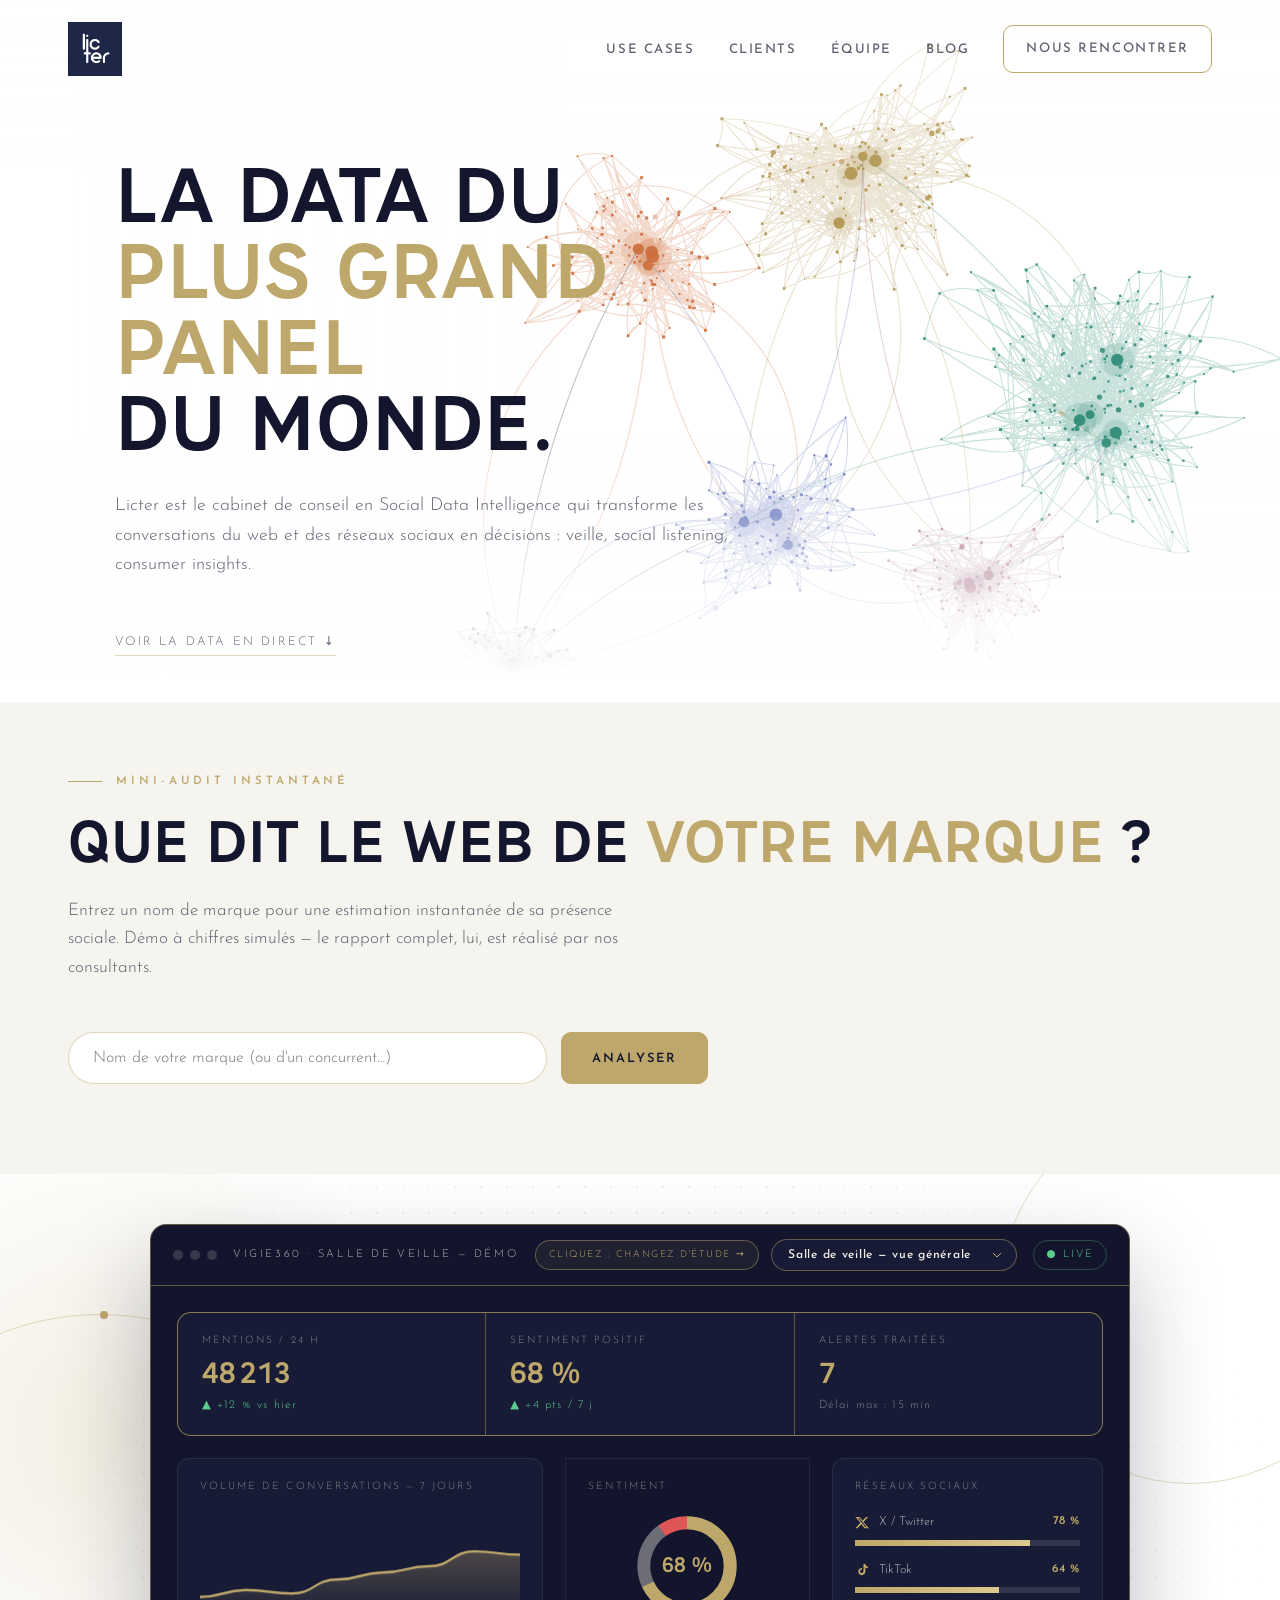
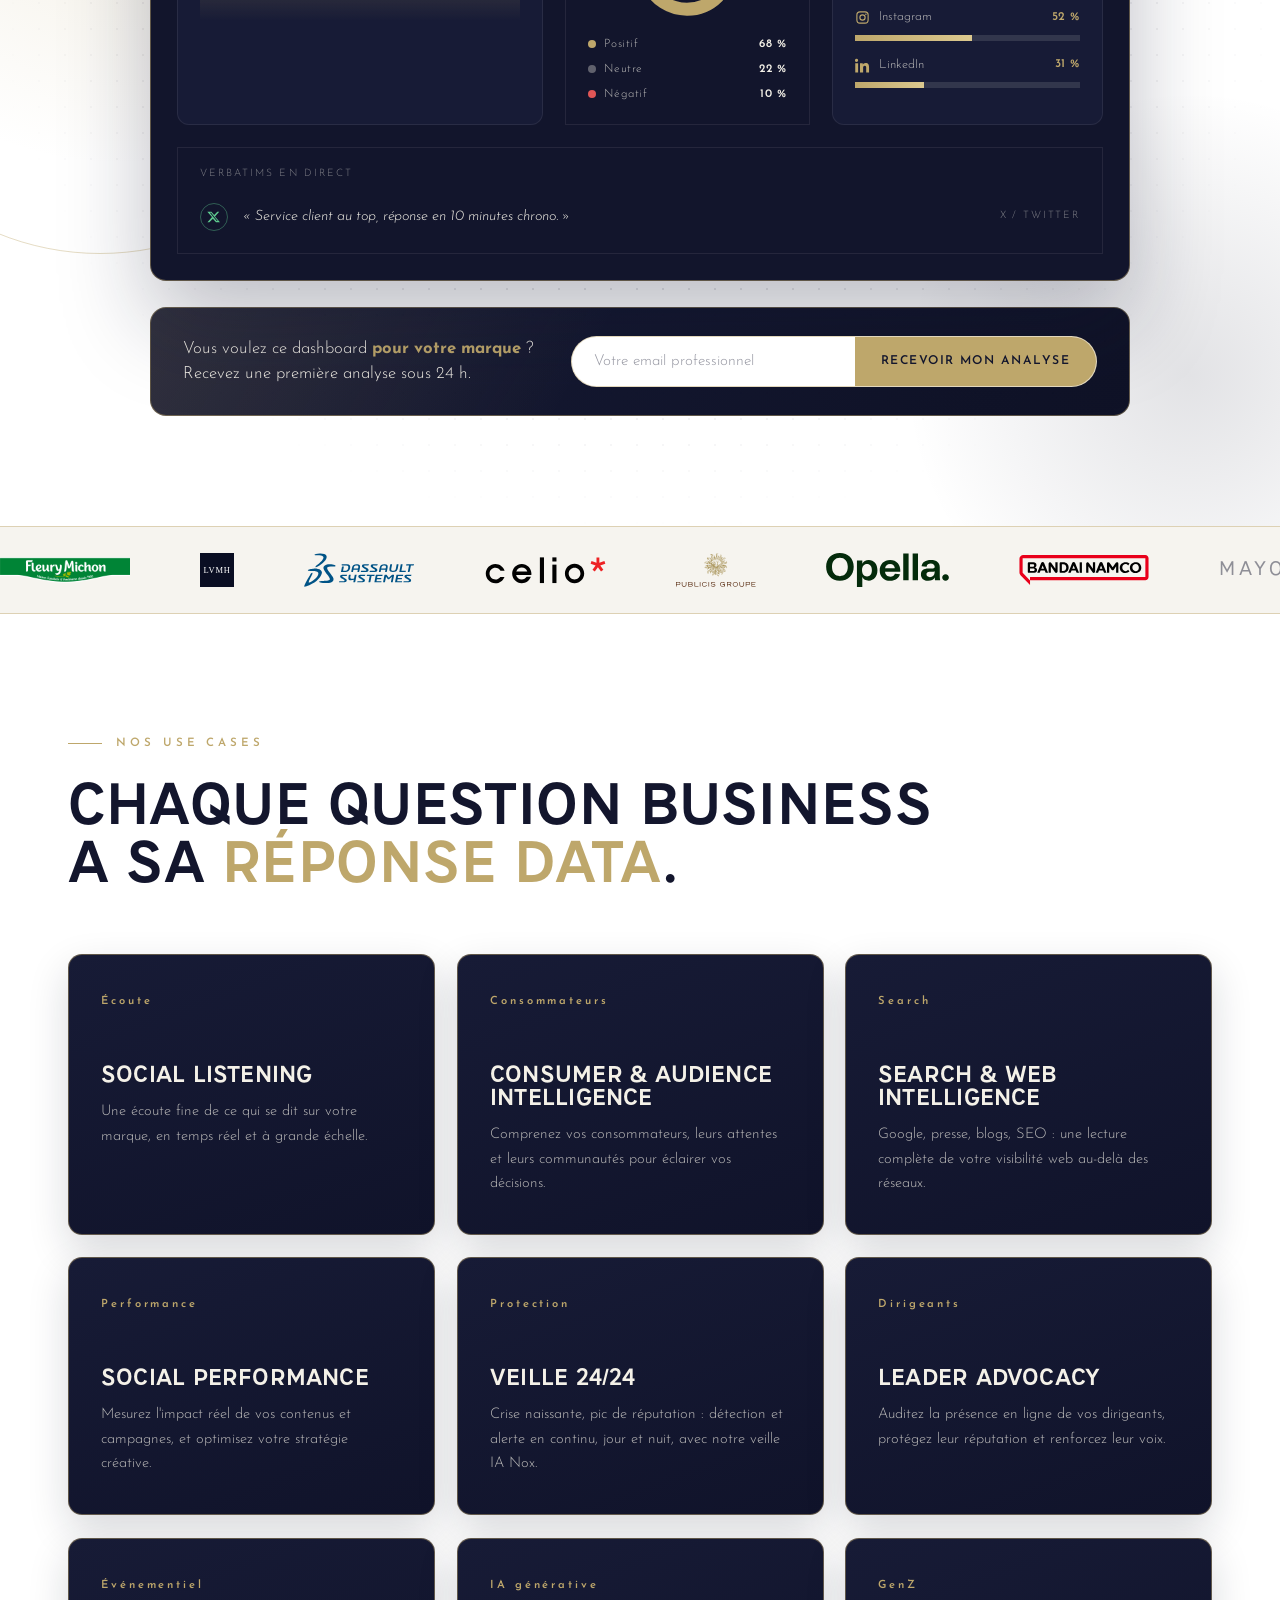
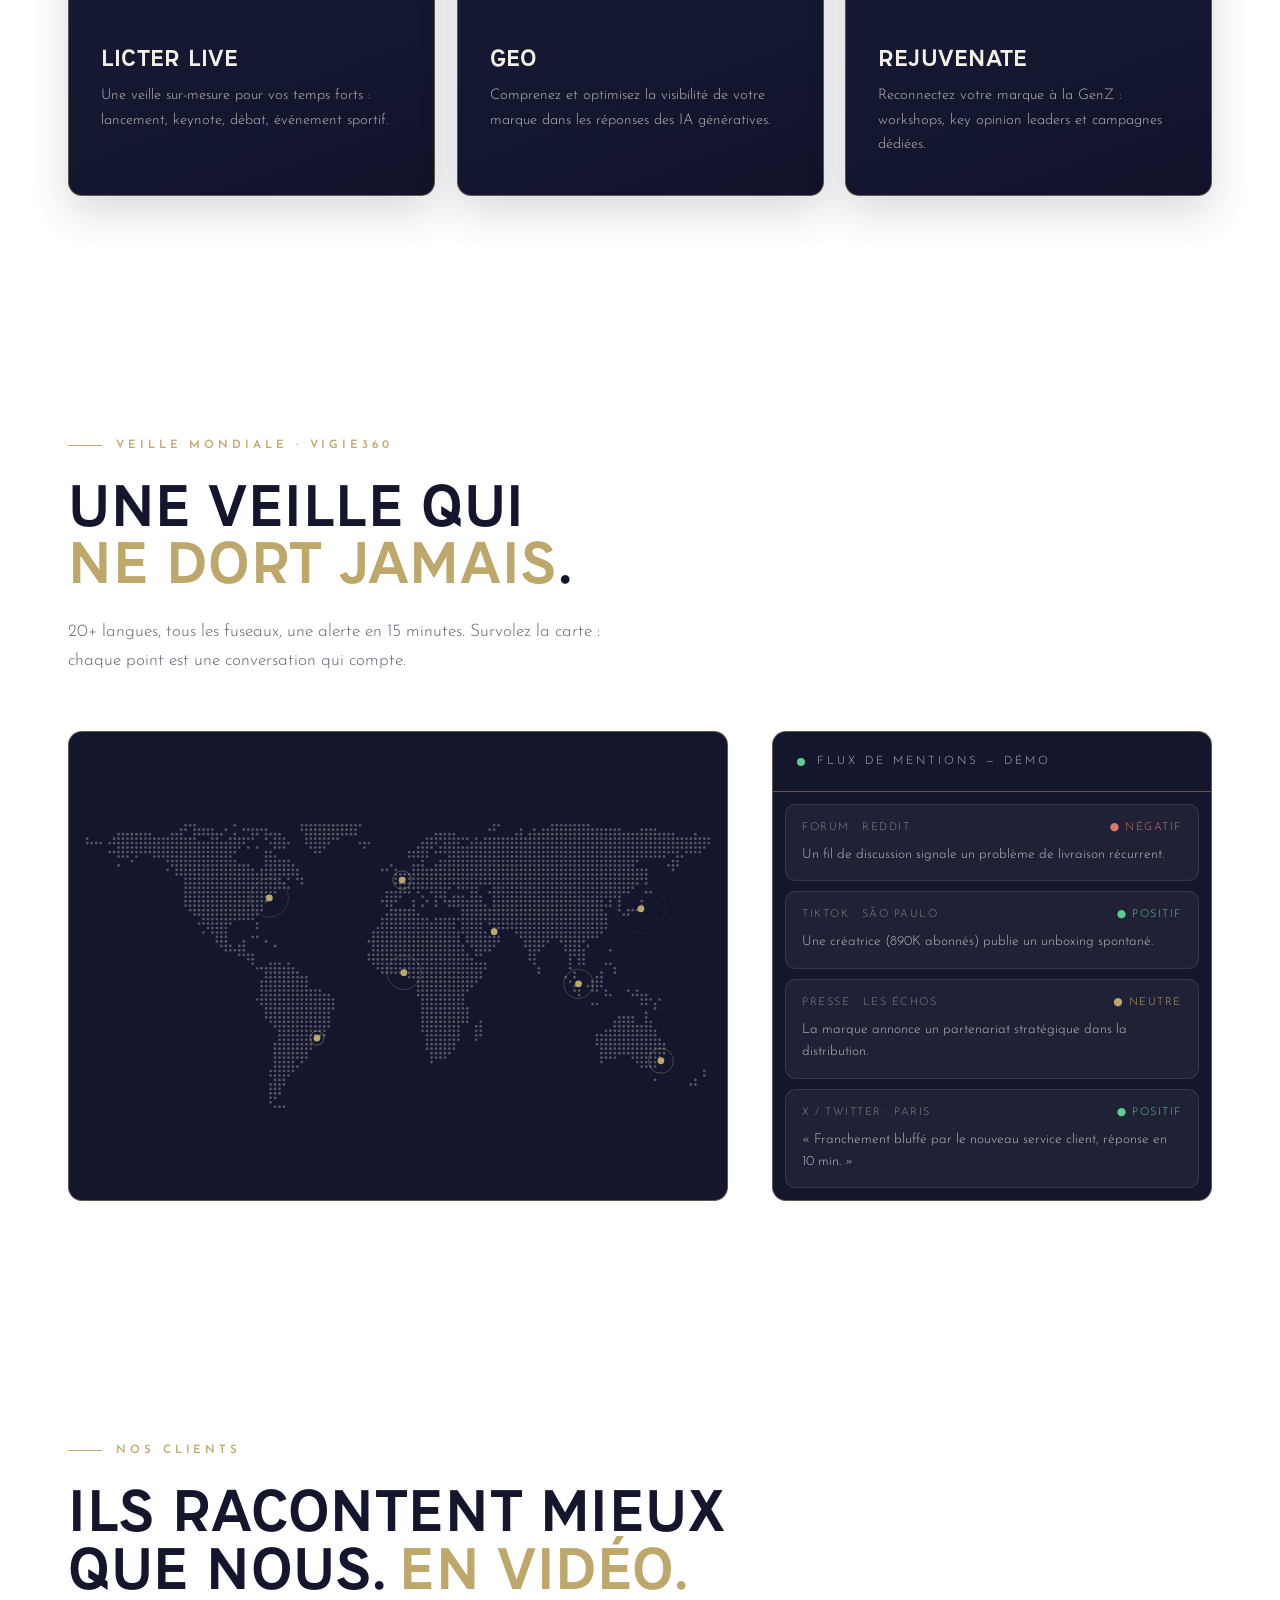
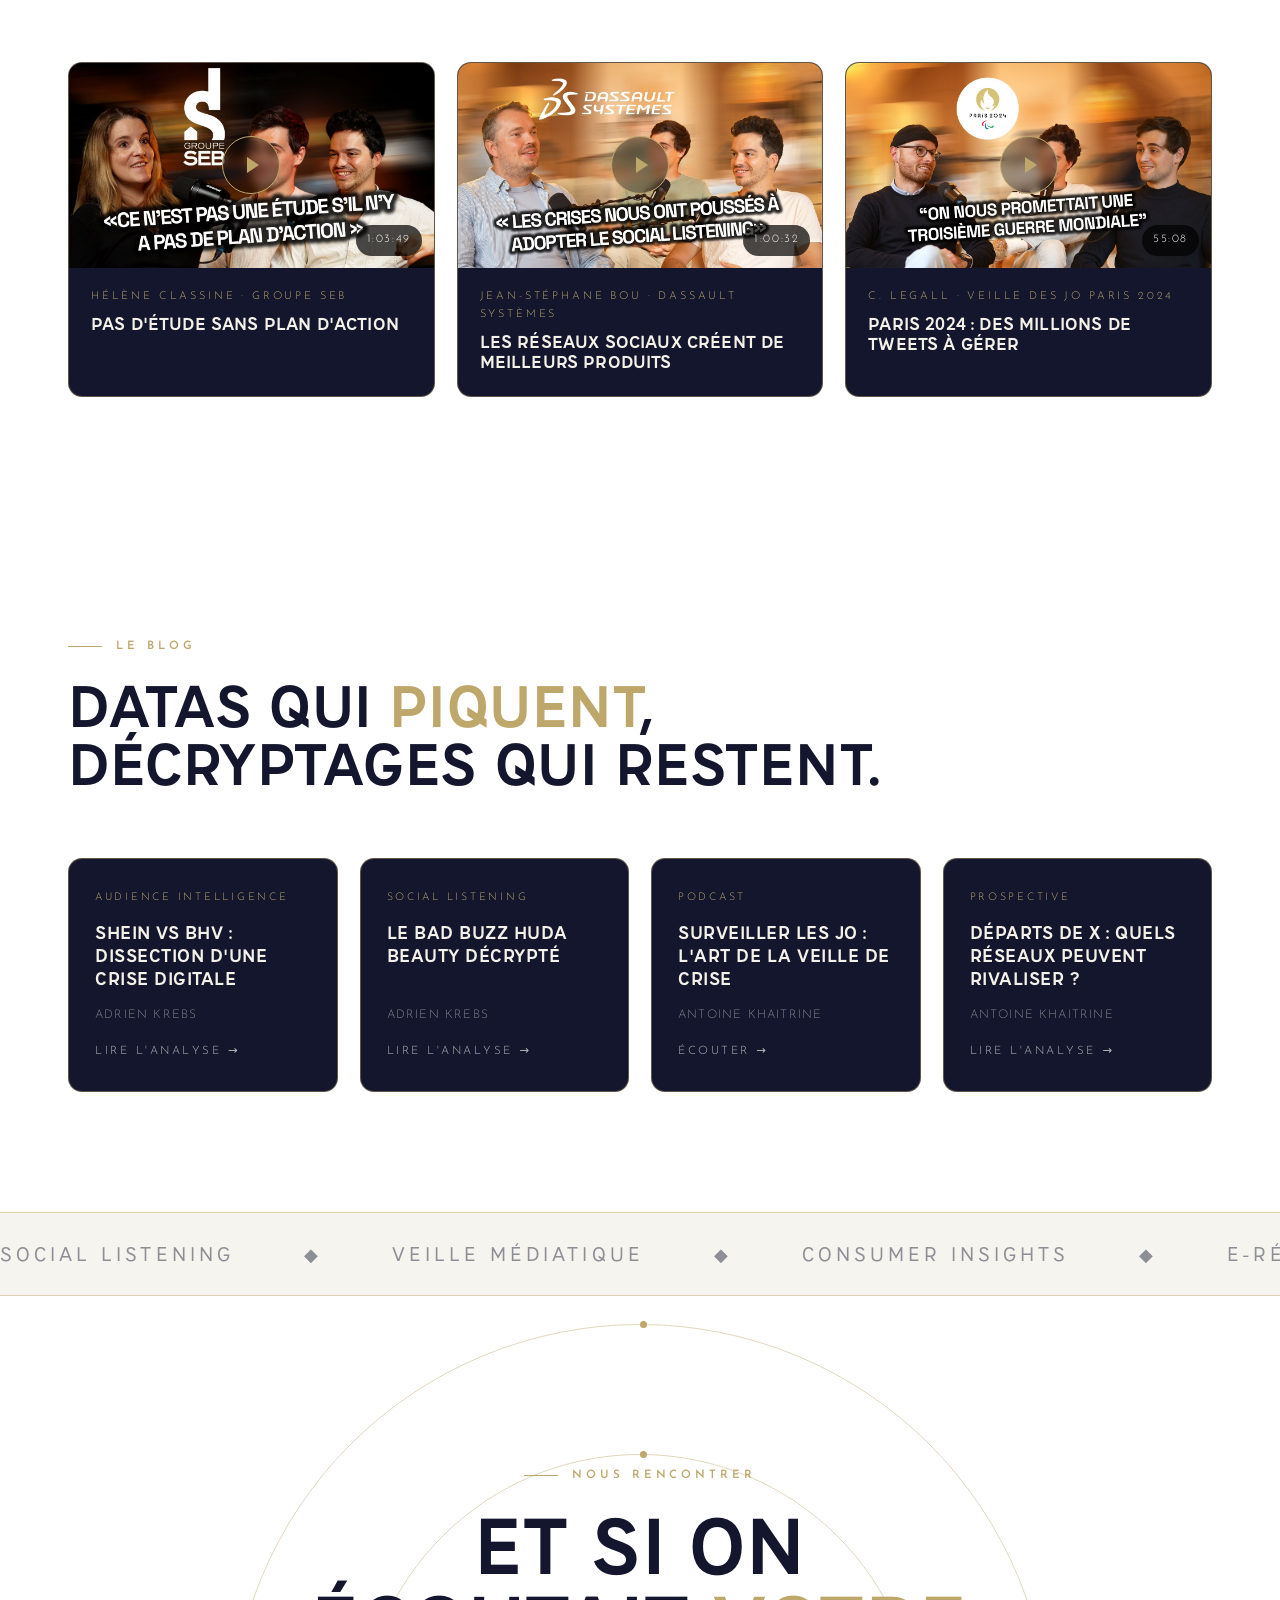
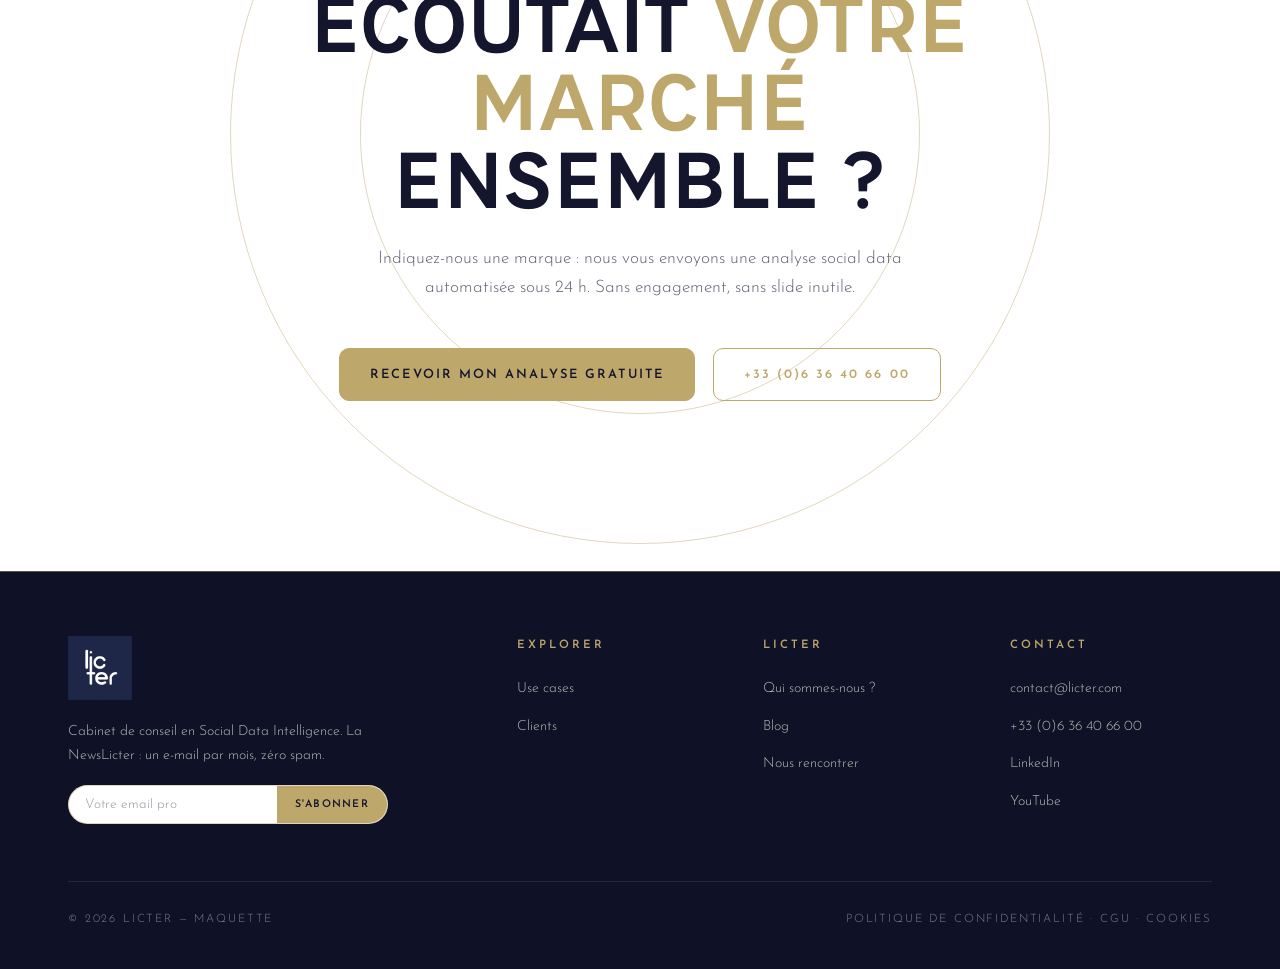
<file: index.html>
<!DOCTYPE html>
<html lang="fr">
<head>
<meta charset="UTF-8">
<meta name="viewport" content="width=device-width, initial-scale=1.0">
<title>Licter — Social Data Intelligence</title>
<meta name="description" content="Licter, cabinet de conseil en Social Data Intelligence. La data du plus grand panel du monde : les réseaux sociaux.">
<meta name="robots" content="noindex, nofollow">
<link rel="preconnect" href="https://fonts.googleapis.com">
<link rel="preconnect" href="https://fonts.gstatic.com" crossorigin>
<link href="https://fonts.googleapis.com/css2?family=Josefin+Sans:ital,wght@0,300;0,400;0,500;0,600;1,400&display=swap" rel="stylesheet">
<link rel="stylesheet" href="assets/css/style.css?v=1784794750">
</head>
<body>
<div id="progress"></div>
<div id="halo"></div>
<nav id="nav">
  <div class="wrap nav-inner">
    <a href="index.html" class="brand">
      <img src="assets/img/logo-bleu.webp" alt="Licter — accueil">
    </a>
    <ul class="nav-links" id="navlinks">
      <li><a href="use-cases.html">Use cases</a><div class="submenu"><div class="submenu-inner"><a href="use-cases.html"><b>Social Listening</b><small>Mentions, sentiment, tendances émergentes</small></a><a href="use-cases.html"><b>Consumer & Audience Intelligence</b><small>Comprendre vos cibles et leurs communautés</small></a><a href="use-cases.html"><b>Veille 24/24</b><small>Détection et alerte en continu, jour et nuit</small></a><a href="use-cases.html"><b>GEO</b><small>Votre marque dans les réponses des IA</small></a><a class="tout" href="use-cases.html"><b>Tous nos use cases →</b></a></div></div></li>
      <li><a href="clients.html">Clients</a><div class="submenu"><div class="submenu-inner"><a href="clients.html"><b>Témoignages vidéo</b><small>HP, La Poste, Decathlon… en 2 minutes</small></a><a href="clients.html"><b>Nos références</b><small>50+ entreprises, 14 secteurs</small></a><a href="clients.html"><b>Devenir client</b><small>Une analyse gratuite sous 24 h</small></a><a class="tout" href="clients.html"><b>Tous les témoignages →</b></a></div></div></li>
      <li><a href="equipe.html">Équipe</a><div class="submenu"><div class="submenu-inner"><a href="equipe.html"><b>L'équipe</b><small>Consultants, data scientists, veilleurs</small></a><a href="equipe.html"><b>Notre histoire</b><small>De 2019 au Top 50 mondial</small></a><a href="equipe.html"><b>Nous rejoindre</b><small>3 postes ouverts</small></a><a class="tout" href="equipe.html"><b>Qui sommes-nous ? →</b></a></div></div></li>
      <li><a href="blog.html">Blog</a><div class="submenu"><div class="submenu-inner"><a href="blog.html"><b>Décryptages de crises</b><small>Shein vs BHV, Huda Beauty…</small></a><a href="blog.html"><b>Méthodes de veille</b><small>Check-lists et retours d'expérience</small></a><a href="blog.html"><b>La NewsLicter</b><small>Un e-mail par mois, zéro spam</small></a><a class="tout" href="blog.html"><b>Tous les articles →</b></a></div></div></li>
      <li><a href="contact.html" class="btn" style="padding:12px 22px">Nous rencontrer</a></li>
    </ul>
    <button class="burger" id="burger" aria-label="Menu">☰</button>
  </div>
</nav>
<!-- ============ HERO ============ -->
<header id="hero">
  <canvas id="globe" aria-hidden="true"></canvas>
  <div class="hero-vignette"></div>
  <div class="wrap hero-content" id="hero-fade">
    <h1>
      <span class="h1-line"><span>La data du</span></span>
      <span class="h1-line"><span><em class="gold" style="font-style:normal">plus grand panel</em></span></span>
      <span class="h1-line"><span>du monde.</span></span>
    </h1>
    <p class="hero-sub">Licter est le cabinet de conseil en Social Data Intelligence qui transforme les conversations du web et des réseaux sociaux en décisions : veille, social listening, consumer insights.</p>
    <div class="hero-ctas" style="flex-direction:column;align-items:flex-start;gap:0">
      <a href="#carte" style="margin-top:8px;font-size:.76rem;letter-spacing:.18em;text-transform:uppercase;color:var(--ivoire-60);border-bottom:1px solid var(--ligne);padding-bottom:3px">Voir la data en direct ↓</a>
    </div>
    </div>
</header>
<!-- ============ MINI-AUDIT ============ -->
<section class="section" id="audit" style="background:var(--bleu)">
  <div class="wrap">
    <div class="eyebrow rv">Mini-audit instantané</div>
    <h2 class="rv d1">Que dit le web de <span class="gold">votre marque</span> ?</h2>
    <p class="lead rv d2" style="margin-top:26px">Entrez un nom de marque pour une estimation instantanée de sa présence sociale. Démo à chiffres simulés — le rapport complet, lui, est réalisé par nos consultants.</p>
    <div class="audit-bar rv d2">
      <input id="audit-input" type="text" placeholder="Nom de votre marque (ou d'un concurrent…)" aria-label="Nom de la marque">
      <button id="audit-btn" class="btn plein" type="button">Analyser</button>
    </div>
    <div id="audit-load" class="audit-load" aria-live="polite">
      <span class="ring" aria-hidden="true"></span>
      <span id="audit-step">Interrogation des réseaux sociaux…</span>
      <b id="audit-timer">5,0 s</b>
    </div>
    <div id="audit-res" class="audit-res" aria-live="polite">
      <div class="audit-cards">
        <div class="acard"><small>Mentions estimées / mois</small><b data-v="mentions">0</b></div>
        <div class="acard"><small>Sentiment positif estimé</small><b data-v="sent">0</b><div class="jauge"><i data-b="sent"></i></div></div>
        <div class="acard"><small>Score de visibilité</small><b data-v="vis">0</b><div class="jauge"><i data-b="vis"></i></div></div>
      </div>
      <div class="audit-cta">
        <p>Le rapport complet de « <span id="audit-nom"></span> » — sources, communautés, signaux faibles — par email sous 24 h :</p>
        <form class="lead-form" data-source="mini-audit" novalidate>
          <input type="email" placeholder="Votre email professionnel" aria-label="Votre email professionnel" required>
          <button type="submit">Recevoir le rapport complet</button>
        </form>
        <p class="lead-ok">✓ C'est noté ! Le rapport arrive sous 24 h ouvrées.</p>
        <p class="lead-note">Sans engagement — désinscription en un clic.</p>
      </div>
    </div>
  </div>
</section>
<!-- ============ APERÇU VIGIE360 (parallaxe) ============ -->
<section class="dash-wrap" aria-label="Aperçu de l'interface VIGIE360 — démo">
  <div class="dash-deco" aria-hidden="true">
    <i class="glow g1"></i><i class="glow g2"></i>
    <span class="ring-deco r1"><i></i></span>
    <span class="ring-deco r2"><i></i></span>
  </div>
  <div class="wrap">
    <div id="dash-panel" class="dash rv">
      <div class="dash-bar"><span class="dots"><i></i><i></i><i></i></span><span class="dash-title">VIGIE360 · Salle de veille — démo</span>
        <span class="dash-pick">
          <select id="dash-select" class="dash-select" aria-label="Choisir une étude Licter">
            <option value="">Salle de veille — vue générale</option>
            <option value="sfr">Étude · Rachat de SFR</option>
            <option value="cdm">Étude · Coupe du Monde 2026</option>
            <option value="shein">Étude · Shein vs BHV</option>
            <option value="huda">Étude · Bad buzz Huda Beauty</option>
            <option value="x">Étude · Départs de X</option>
          </select>
          <span class="pick-tip" aria-hidden="true">Cliquez : changez d'étude</span>
        </span>
        <em class="dash-live">● LIVE</em></div>
      <div class="dash-body">
        <div class="dash-kpis">
          <div class="dkpi"><small>Mentions / 24 h</small><b data-count="48213">0</b><span class="up">▲ +12 % vs hier</span></div>
          <div class="dkpi"><small>Sentiment positif</small><b data-count="68" data-suffix=" %">0</b><span class="up">▲ +4 pts / 7 j</span></div>
          <div class="dkpi"><small>Alertes traitées</small><b data-count="7">0</b><span>Délai max : 15 min</span></div>
        </div>
        <div class="dash-main">
          <div class="dash-chart">
            <small>Volume de conversations — 7 jours</small>
            <svg viewBox="0 0 320 90" preserveAspectRatio="none" aria-hidden="true">
              <defs><linearGradient id="gradOr" x1="0" y1="0" x2="0" y2="1"><stop offset="0" stop-color="#BEA76B" stop-opacity=".32"/><stop offset="1" stop-color="#BEA76B" stop-opacity="0"/></linearGradient></defs>
              <path class="area" d="M0,70 C30,62 50,74 80,58 C110,42 140,52 170,44 C200,36 230,20 260,28 C285,34 300,22 320,26 L320,90 L0,90 Z" fill="url(#gradOr)"/>
              <path class="line" d="M0,70 C30,62 50,74 80,58 C110,42 140,52 170,44 C200,36 230,20 260,28 C285,34 300,22 320,26" fill="none" stroke="#BEA76B" stroke-width="2"/>
            </svg>
          </div>
          <div class="dash-pie">
            <small>Sentiment</small>
            <div class="pie-wrap">
              <svg viewBox="0 0 100 100" class="donut" aria-hidden="true">
                <circle class="ring-bg" cx="50" cy="50" r="40"/>
                <circle class="seg neg" cx="50" cy="50" r="40"/>
                <circle class="seg neu" cx="50" cy="50" r="40"/>
                <circle class="seg pos" cx="50" cy="50" r="40"/>
              </svg>
              <b class="pie-center" id="pie-center">0 %</b>
            </div>
            <div class="pie-legend">
              <span><i class="dot pos"></i>Positif <b data-p="pos">0 %</b></span>
              <span><i class="dot neu"></i>Neutre <b data-p="neu">0 %</b></span>
              <span><i class="dot neg"></i>Négatif <b data-p="neg">0 %</b></span>
            </div>
          </div>
          <div class="dash-src">
            <small>Réseaux sociaux</small>
            <div id="src-list"></div>
          </div>
        </div>
        <div class="dash-verb" id="dash-verb">
          <small>Verbatims en direct</small>
          <blockquote id="verb-quote"><span class="v-ico" aria-hidden="true"></span><p></p><cite></cite></blockquote>
        </div>
      </div>
    </div>
    <div class="dash-cta rv d1">
      <p>Vous voulez ce dashboard <b class="gold">pour votre marque</b> ? Recevez une première analyse sous 24 h.</p>
      <div class="col">
        <form class="lead-form" data-source="dashboard" novalidate>
          <input type="email" placeholder="Votre email professionnel" aria-label="Votre email professionnel" required>
          <button type="submit">Recevoir mon analyse</button>
        </form>
        <p class="lead-ok">✓ C'est noté ! Un consultant vous répond sous 24 h ouvrées.</p>
      </div>
    </div>
  </div>
</section>

<!-- ============ MARQUEE CLIENTS ============ -->
<div class="marquee" aria-label="Ils nous font confiance">
  <div class="marquee-track" id="mq1">
    <span class="mq-logo"><img src="assets/img/clients/fleury-michon.png" alt="Fleury Michon" loading="lazy"></span><span class="mq-logo"><img src="assets/img/clients/lvmh.svg" alt="LVMH" loading="lazy"></span><span class="mq-logo"><img src="assets/img/clients/dassault.svg" alt="Dassault Systèmes" loading="lazy"></span><span class="mq-logo"><img src="assets/img/clients/celio.svg" alt="Celio" loading="lazy"></span><span class="mq-logo"><img src="assets/img/clients/publicis.svg" alt="Publicis" loading="lazy"></span><span class="mq-logo"><img src="assets/img/clients/opella.svg" alt="Opella" loading="lazy"></span><span class="mq-logo"><img src="assets/img/clients/bandai-namco.svg" alt="Bandai Namco" loading="lazy"></span><span>Mayoly</span><span class="mq-logo"><img src="assets/img/clients/francetv.svg" alt="France TV" loading="lazy"></span><span class="mq-logo"><img src="assets/img/clients/lego.svg" alt="LEGO" loading="lazy"></span><span class="mq-logo"><img src="assets/img/clients/orange.svg" alt="Orange" loading="lazy"></span><span class="mq-logo"><img src="assets/img/clients/marine.svg" alt="La Marine Recrute" loading="lazy"></span><span><em>50+ entreprises nous font confiance</em></span>
  </div>
</div>


<!-- ============ USE CASES ============ -->
<section class="section" id="usecases">
  <div class="wrap">
    <div class="eyebrow rv">Nos use cases</div>
    <h2 class="rv d1">Chaque question business<br>a sa <span class="gold">réponse data</span>.</h2>
    <div class="grid-3">
      <div class="case rv"><span class="num">Écoute</span><span class="fl">↗</span><h3>Social Listening</h3><p>Une écoute fine de ce qui se dit sur votre marque, en temps réel et à grande échelle.</p></div>
      <div class="case rv d1"><span class="num">Consommateurs</span><span class="fl">↗</span><h3>Consumer & Audience Intelligence</h3><p>Comprenez vos consommateurs, leurs attentes et leurs communautés pour éclairer vos décisions.</p></div>
      <div class="case rv d2"><span class="num">Search</span><span class="fl">↗</span><h3>Search & Web Intelligence</h3><p>Google, presse, blogs, SEO : une lecture complète de votre visibilité web au-delà des réseaux.</p></div>
      <div class="case rv"><span class="num">Performance</span><span class="fl">↗</span><h3>Social Performance</h3><p>Mesurez l'impact réel de vos contenus et campagnes, et optimisez votre stratégie créative.</p></div>
      <div class="case rv d1"><span class="num">Protection</span><span class="fl">↗</span><h3>Veille 24/24</h3><p>Crise naissante, pic de réputation : détection et alerte en continu, jour et nuit, avec notre veille IA Nox.</p></div>
      <div class="case rv d2"><span class="num">Dirigeants</span><span class="fl">↗</span><h3>Leader Advocacy</h3><p>Auditez la présence en ligne de vos dirigeants, protégez leur réputation et renforcez leur voix.</p></div>
      <div class="case rv"><span class="num">Événementiel</span><span class="fl">↗</span><h3>Licter Live</h3><p>Une veille sur-mesure pour vos temps forts : lancement, keynote, débat, événement sportif.</p></div>
      <div class="case rv d1"><span class="num">IA générative</span><span class="fl">↗</span><h3>GEO</h3><p>Comprenez et optimisez la visibilité de votre marque dans les réponses des IA génératives.</p></div>
      <div class="case rv d2"><span class="num">GenZ</span><span class="fl">↗</span><h3>Rejuvenate</h3><p>Reconnectez votre marque à la GenZ : workshops, key opinion leaders et campagnes dédiées.</p></div>
    </div>
  </div>
</section>

<!-- ============ CARTE INTERACTIVE ============ -->
<section class="section" id="carte">
  <div class="wrap">
    <div class="eyebrow rv">Veille mondiale · VIGIE360</div>
    <h2 class="rv d1">Une veille qui<br><span class="gold">ne dort jamais</span>.</h2>
    <p class="lead rv d2" style="margin-top:26px">20+ langues, tous les fuseaux, une alerte en 15 minutes. Survolez la carte : chaque point est une conversation qui compte.</p>
    <div class="split">
      <div class="map-frame rv d2">
        <canvas id="dotmap"></canvas>
        <div id="tooltip"></div>
      </div>
      <aside class="feed rv d3" aria-label="Flux de veille simulé">
        <div class="feed-head"><i></i> Flux de mentions — démo</div>
        <div id="feed-list"></div>
      </aside>
    </div>
  </div>
</section>

<!-- ============ CLIENTS (VIDÉOS) ============ -->
<section class="section" id="clients">
  <div class="wrap">
    <div class="eyebrow rv">Nos clients</div>
    <h2 class="rv d1">Ils racontent mieux<br>que nous. <span class="gold">En vidéo.</span></h2>
    <div class="videos">
      <a class="video yt rv" href="https://youtu.be/1PXRd4_JgEc" target="_blank" rel="noopener" aria-label="Voir l'épisode avec Hélène Classine (Groupe SEB) sur YouTube">
        <div class="thumb"><div class="bg" style="background-image:url('assets/img/videos/1PXRd4_JgEc.jpg')"></div><span class="duree">1:03:49</span><span class="play"></span></div>
        <div class="vmeta"><small>Hélène Classine · Groupe SEB</small><h3>Pas d'étude sans plan d'action</h3></div>
      </a>
      <a class="video yt rv d1" href="https://youtu.be/cnwA-t0Vqk4" target="_blank" rel="noopener" aria-label="Voir l'épisode avec Jean-Stéphane Bou (Dassault Systèmes) sur YouTube">
        <div class="thumb"><div class="bg" style="background-image:url('assets/img/videos/cnwA-t0Vqk4.jpg')"></div><span class="duree">1:00:32</span><span class="play"></span></div>
        <div class="vmeta"><small>Jean-Stéphane Bou · Dassault Systèmes</small><h3>Les réseaux sociaux créent de meilleurs produits</h3></div>
      </a>
      <a class="video yt rv d2" href="https://youtu.be/l-OevQ4q8js" target="_blank" rel="noopener" aria-label="Voir l'épisode sur la veille des JO de Paris 2024 sur YouTube">
        <div class="thumb"><div class="bg" style="background-image:url('assets/img/videos/l-OevQ4q8js.jpg')"></div><span class="duree">55:08</span><span class="play"></span></div>
        <div class="vmeta"><small>C. Legall · Veille des JO Paris 2024</small><h3>Paris 2024 : des millions de tweets à gérer</h3></div>
      </a>
    </div>
  </div>
</section>


<!-- ============ BLOG ============ -->
<section class="section" id="blog">
  <div class="wrap">
    <div class="eyebrow rv">Le blog</div>
    <h2 class="rv d1">Datas qui <span class="gold">piquent</span>,<br>décryptages qui restent.</h2>
    <div class="articles">
      <a href="#" class="article rv"><span class="cat">Audience Intelligence</span><h3>Shein vs BHV : dissection d'une crise digitale</h3><span class="auteur">Adrien Krebs</span><span class="lire">Lire l'analyse →</span></a>
      <a href="#" class="article rv d1"><span class="cat">Social Listening</span><h3>Le bad buzz Huda Beauty décrypté</h3><span class="auteur">Adrien Krebs</span><span class="lire">Lire l'analyse →</span></a>
      <a href="#" class="article rv d2"><span class="cat">Podcast</span><h3>Surveiller les JO : l'art de la veille de crise</h3><span class="auteur">Antoine Khaitrine</span><span class="lire">Écouter →</span></a>
      <a href="#" class="article rv d3"><span class="cat">Prospective</span><h3>Départs de X : quels réseaux peuvent rivaliser ?</h3><span class="auteur">Antoine Khaitrine</span><span class="lire">Lire l'analyse →</span></a>
    </div>
  </div>
</section>

<!-- marquee mots-clés SEO -->
<div class="marquee" aria-hidden="true">
  <div class="marquee-track" id="mq2">
    <span>Social listening</span><span>◆</span><span>Veille médiatique</span><span>◆</span><span>Consumer insights</span><span>◆</span><span>E-réputation</span><span>◆</span><span>Gestion de crise</span><span>◆</span><span>Audience intelligence</span><span>◆</span><span>Search listening</span><span>◆</span><span>Étude de marché social data</span><span>◆</span>
  </div>
</div>

<!-- ============ CTA / CONTACT ============ -->
<section class="section" id="contact" style="padding:170px 0">
  <div class="ring r1"><i></i></div>
  <div class="ring r2"><i></i></div>
  <div class="wrap" style="position:relative;z-index:2">
    <div class="eyebrow rv" style="justify-content:center">Nous rencontrer</div>
    <h2 class="rv d1">Et si on écoutait <span class="gold">votre marché</span> ensemble ?</h2>
    <p class="lead rv d2">Indiquez-nous une marque : nous vous envoyons une analyse social data automatisée sous 24 h. Sans engagement, sans slide inutile.</p>
    <div class="rv d3" style="display:flex;gap:18px;justify-content:center;flex-wrap:wrap">
      <a href="contact.html" class="btn plein">Recevoir mon analyse gratuite</a>
      <a href="tel:+33636406600" class="btn">+33 (0)6 36 40 66 00</a>
    </div>
  </div>
</section>



<div class="modal-back" id="modal-exit" role="dialog" aria-modal="true" aria-labelledby="exit-titre">
  <div class="modal">
    <button class="close" aria-label="Fermer">✕</button>
    <span class="modal-cat">Avant de partir…</span>
    <h3 id="exit-titre">Repartez avec l'analyse gratuite de votre marque</h3>
    <p>Indiquez votre email : un consultant vous envoie une première analyse social data sous 24 h. Sans engagement.</p>
    <form class="lead-form" data-source="exit-intent" novalidate>
      <input type="email" placeholder="Votre email professionnel" aria-label="Votre email professionnel" required>
      <button type="submit">Recevoir mon analyse</button>
    </form>
    <p class="lead-ok">✓ C'est noté ! À très vite.</p>
    <p class="lead-note">En envoyant votre email, vous acceptez d'être recontacté par Licter — désinscription en un clic.</p>
  </div>
</div><footer>
  <div class="wrap">
    <div class="foot-grid">
      <div>
        <div class="brand" style="margin-bottom:20px"><img src="assets/img/logo-bleu.webp" alt="Licter" style="height:64px;width:64px"></div>
        <p style="font-size:.88rem;color:var(--ivoire-60);max-width:34ch">Cabinet de conseil en Social Data Intelligence. La NewsLicter : un e-mail par mois, zéro spam.</p>
        <form class="lead-form mini" data-source="newsletter-footer" novalidate style="margin-top:18px;max-width:320px">
          <input type="email" placeholder="Votre email pro" aria-label="Votre email professionnel" required>
          <button type="submit">S'abonner</button>
        </form>
        <p class="lead-ok">✓ Bienvenue dans la NewsLicter !</p>
      </div>
      <div><h4>Explorer</h4><ul><li><a href="use-cases.html">Use cases</a></li><li><a href="clients.html">Clients</a></li></ul></div>
      <div><h4>Licter</h4><ul><li><a href="equipe.html">Qui sommes-nous ?</a></li><li><a href="blog.html">Blog</a></li><li><a href="contact.html">Nous rencontrer</a></li></ul></div>
      <div><h4>Contact</h4><ul><li><a href="mailto:contact@licter.com">contact@licter.com</a></li><li><a href="tel:+33636406600">+33 (0)6 36 40 66 00</a></li><li><a href="https://www.linkedin.com/company/licter/posts/?feedView=all" target="_blank" rel="noopener">LinkedIn</a></li><li><a href="https://www.youtube.com/@audience_first/videos" target="_blank" rel="noopener">YouTube</a></li></ul></div>
    </div>
    <div class="foot-bottom">
      <span>© 2026 Licter — Maquette</span>
      <span>Politique de confidentialité · CGU · Cookies</span>
    </div>
  </div>
</footer>
<script src="assets/js/main.js?v=1784794750"></script>
</body>
</html>
</file>
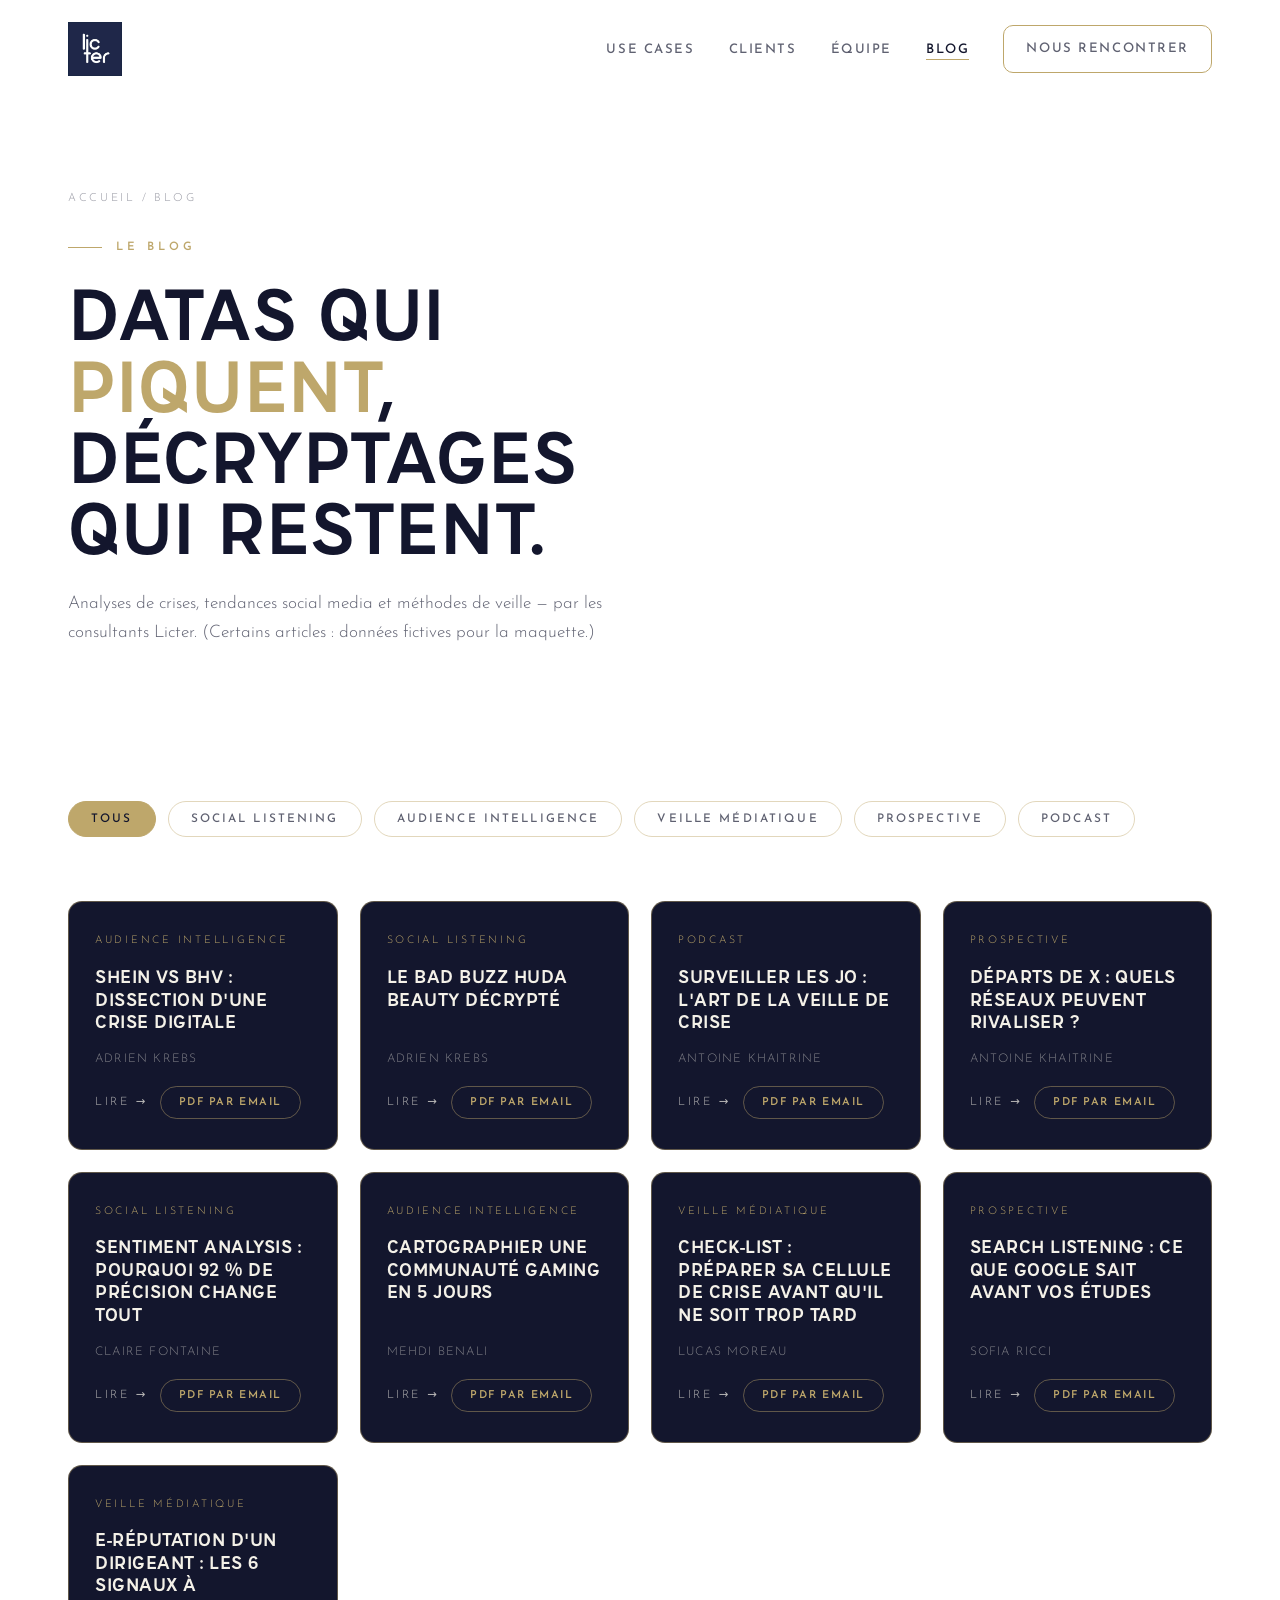
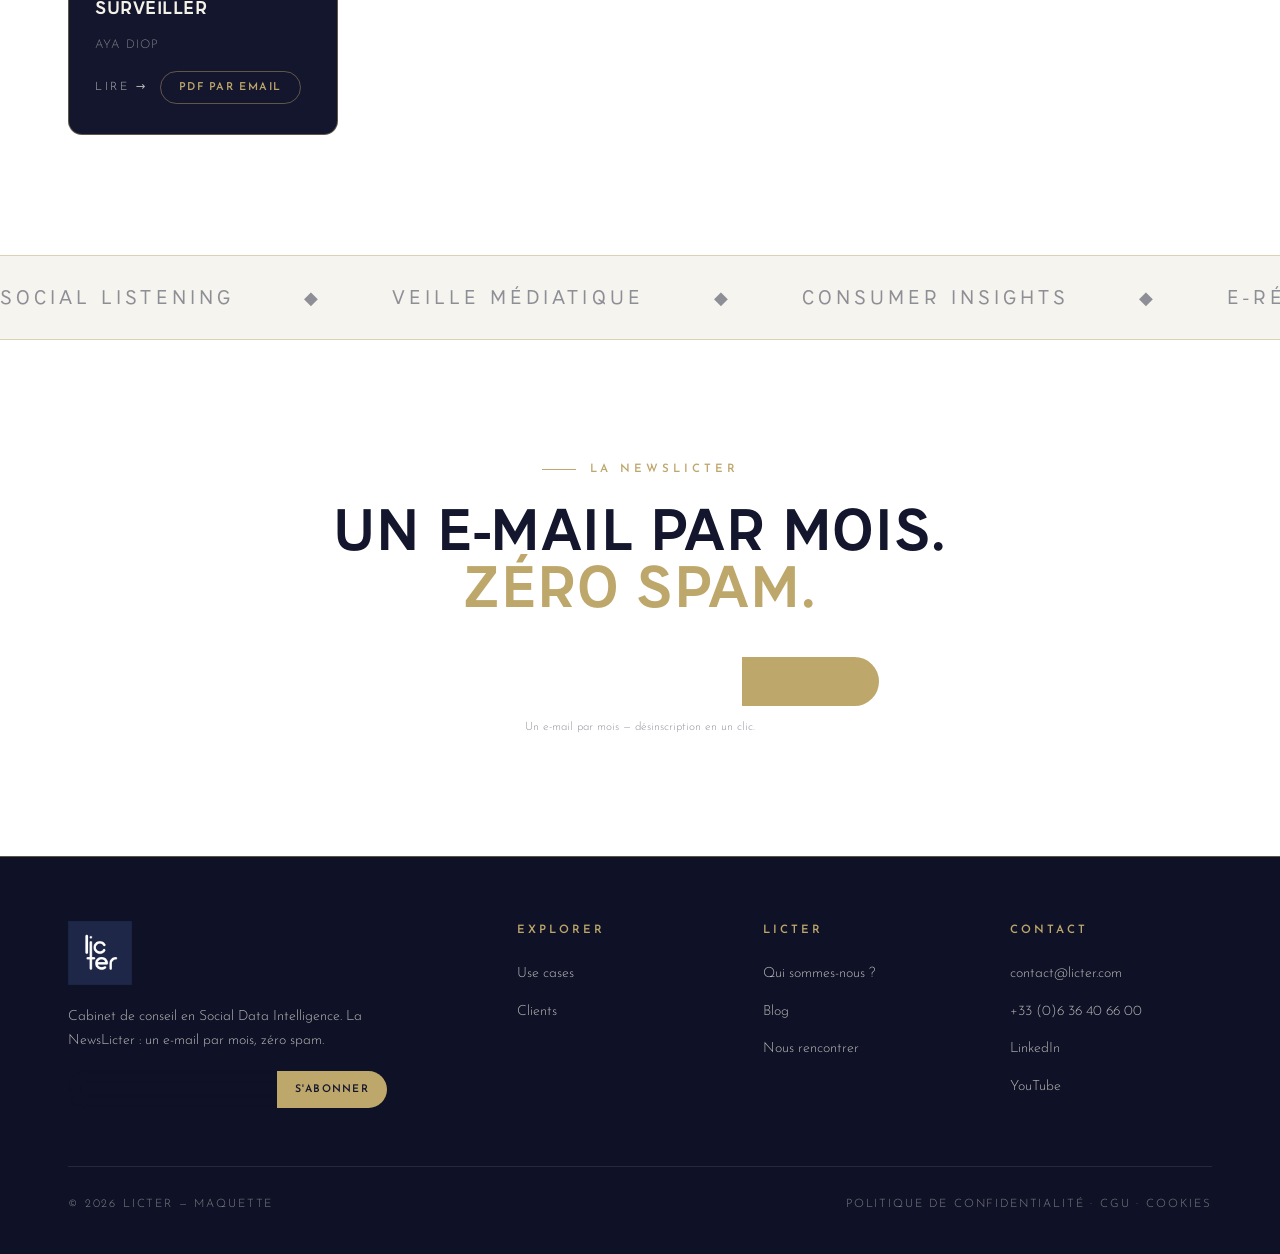
<file: blog.html>
<!DOCTYPE html>
<html lang="fr">
<head>
<meta charset="UTF-8">
<meta name="viewport" content="width=device-width, initial-scale=1.0">
<title>Blog — Licter</title>
<meta name="description" content="Analyses de crises digitales, social listening et veille médiatique : le blog des consultants Licter.">
<meta name="robots" content="noindex, nofollow">
<link rel="preconnect" href="https://fonts.googleapis.com">
<link rel="preconnect" href="https://fonts.gstatic.com" crossorigin>
<link href="https://fonts.googleapis.com/css2?family=Josefin+Sans:ital,wght@0,300;0,400;0,500;0,600;1,400&display=swap" rel="stylesheet">
<link rel="stylesheet" href="assets/css/style.css?v=1784794750">
</head>
<body>
<div id="progress"></div>
<div id="halo"></div>
<nav id="nav">
  <div class="wrap nav-inner">
    <a href="index.html" class="brand">
      <img src="assets/img/logo-bleu.webp" alt="Licter — accueil">
    </a>
    <ul class="nav-links" id="navlinks">
      <li><a href="use-cases.html">Use cases</a><div class="submenu"><div class="submenu-inner"><a href="use-cases.html"><b>Social Listening</b><small>Mentions, sentiment, tendances émergentes</small></a><a href="use-cases.html"><b>Consumer & Audience Intelligence</b><small>Comprendre vos cibles et leurs communautés</small></a><a href="use-cases.html"><b>Veille 24/24</b><small>Détection et alerte en continu, jour et nuit</small></a><a href="use-cases.html"><b>GEO</b><small>Votre marque dans les réponses des IA</small></a><a class="tout" href="use-cases.html"><b>Tous nos use cases →</b></a></div></div></li>
      <li><a href="clients.html">Clients</a><div class="submenu"><div class="submenu-inner"><a href="clients.html"><b>Témoignages vidéo</b><small>HP, La Poste, Decathlon… en 2 minutes</small></a><a href="clients.html"><b>Nos références</b><small>50+ entreprises, 14 secteurs</small></a><a href="clients.html"><b>Devenir client</b><small>Une analyse gratuite sous 24 h</small></a><a class="tout" href="clients.html"><b>Tous les témoignages →</b></a></div></div></li>
      <li><a href="equipe.html">Équipe</a><div class="submenu"><div class="submenu-inner"><a href="equipe.html"><b>L'équipe</b><small>Consultants, data scientists, veilleurs</small></a><a href="equipe.html"><b>Notre histoire</b><small>De 2019 au Top 50 mondial</small></a><a href="equipe.html"><b>Nous rejoindre</b><small>3 postes ouverts</small></a><a class="tout" href="equipe.html"><b>Qui sommes-nous ? →</b></a></div></div></li>
      <li><a href="blog.html" class="active">Blog</a><div class="submenu"><div class="submenu-inner"><a href="blog.html"><b>Décryptages de crises</b><small>Shein vs BHV, Huda Beauty…</small></a><a href="blog.html"><b>Méthodes de veille</b><small>Check-lists et retours d'expérience</small></a><a href="blog.html"><b>La NewsLicter</b><small>Un e-mail par mois, zéro spam</small></a><a class="tout" href="blog.html"><b>Tous les articles →</b></a></div></div></li>
      <li><a href="contact.html" class="btn" style="padding:12px 22px">Nous rencontrer</a></li>
    </ul>
    <button class="burger" id="burger" aria-label="Menu">☰</button>
  </div>
</nav>
<header class="page-hero">
  <div class="wrap">
    <span class="fil"><a href="index.html">Accueil</a> / Blog</span>
    <div class="eyebrow">Le blog</div>
    <h1>Datas qui <span class="gold">piquent</span>,<br>décryptages qui restent.</h1>
    <p class="lead">Analyses de crises, tendances social media et méthodes de veille — par les consultants Licter. (Certains articles : données fictives pour la maquette.)</p>
  </div>
</header><section class="section" style="padding-top:20px">
  <div class="wrap">
    <div class="filtres rv">
      <button class="actif" data-cat="tous">Tous</button>
      <button data-cat="listening">Social Listening</button>
      <button data-cat="audience">Audience Intelligence</button>
      <button data-cat="veille">Veille médiatique</button>
      <button data-cat="prospective">Prospective</button>
      <button data-cat="podcast">Podcast</button>
    </div>
    <div class="articles">
      <div class="article rv" data-cat="audience"><span class="cat">Audience Intelligence</span><h3>Shein vs BHV : dissection d'une crise digitale</h3><span class="auteur">Adrien Krebs</span><div class="actions"><a href="#" class="lire">Lire →</a><button class="gate" data-titre="Shein vs BHV : dissection d'une crise digitale">PDF par email</button></div></div>
      <div class="article rv d1" data-cat="listening"><span class="cat">Social Listening</span><h3>Le bad buzz Huda Beauty décrypté</h3><span class="auteur">Adrien Krebs</span><div class="actions"><a href="#" class="lire">Lire →</a><button class="gate" data-titre="Le bad buzz Huda Beauty décrypté">PDF par email</button></div></div>
      <div class="article rv d2" data-cat="podcast"><span class="cat">Podcast</span><h3>Surveiller les JO : l'art de la veille de crise</h3><span class="auteur">Antoine Khaitrine</span><div class="actions"><a href="#" class="lire">Lire →</a><button class="gate" data-titre="Surveiller les JO : l'art de la veille de crise">PDF par email</button></div></div>
      <div class="article rv d3" data-cat="prospective"><span class="cat">Prospective</span><h3>Départs de X : quels réseaux peuvent rivaliser ?</h3><span class="auteur">Antoine Khaitrine</span><div class="actions"><a href="#" class="lire">Lire →</a><button class="gate" data-titre="Départs de X : quels réseaux peuvent rivaliser ?">PDF par email</button></div></div>
      <div class="article rv" data-cat="listening"><span class="cat">Social Listening</span><h3>Sentiment analysis : pourquoi 92 % de précision change tout</h3><span class="auteur">Claire Fontaine</span><div class="actions"><a href="#" class="lire">Lire →</a><button class="gate" data-titre="Sentiment analysis : pourquoi 92 % de précision change tout">PDF par email</button></div></div>
      <div class="article rv d1" data-cat="audience"><span class="cat">Audience Intelligence</span><h3>Cartographier une communauté gaming en 5 jours</h3><span class="auteur">Mehdi Benali</span><div class="actions"><a href="#" class="lire">Lire →</a><button class="gate" data-titre="Cartographier une communauté gaming en 5 jours">PDF par email</button></div></div>
      <div class="article rv d2" data-cat="veille"><span class="cat">Veille médiatique</span><h3>Check-list : préparer sa cellule de crise avant qu'il ne soit trop tard</h3><span class="auteur">Lucas Moreau</span><div class="actions"><a href="#" class="lire">Lire →</a><button class="gate" data-titre="Check-list : préparer sa cellule de crise avant qu'il ne soit trop tard">PDF par email</button></div></div>
      <div class="article rv d3" data-cat="prospective"><span class="cat">Prospective</span><h3>Search listening : ce que Google sait avant vos études</h3><span class="auteur">Sofia Ricci</span><div class="actions"><a href="#" class="lire">Lire →</a><button class="gate" data-titre="Search listening : ce que Google sait avant vos études">PDF par email</button></div></div>
      <div class="article rv" data-cat="veille"><span class="cat">Veille médiatique</span><h3>E-réputation d'un dirigeant : les 6 signaux à surveiller</h3><span class="auteur">Aya Diop</span><div class="actions"><a href="#" class="lire">Lire →</a><button class="gate" data-titre="E-réputation d'un dirigeant : les 6 signaux à surveiller">PDF par email</button></div></div>
    </div>
  </div>
</section>
<div class="marquee" aria-hidden="true">
  <div class="marquee-track">
    <span>Social listening</span><span>◆</span><span>Veille médiatique</span><span>◆</span><span>Consumer insights</span><span>◆</span><span>E-réputation</span><span>◆</span><span>Gestion de crise</span><span>◆</span><span>Audience intelligence</span><span>◆</span><span>Search listening</span><span>◆</span><span>Étude de marché social data</span><span>◆</span>
  </div>
</div>
<section class="section" style="text-align:center">
  <div class="wrap">
    <div class="eyebrow rv" style="justify-content:center">La NewsLicter</div>
    <h2 class="rv d1">Un e-mail par mois.<br><span class="gold">Zéro spam.</span></h2>
    <div class="rv d2" style="margin-top:40px;display:flex;flex-direction:column;align-items:center">
      <form class="lead-form" data-source="newsletter-blog" novalidate style="width:100%;max-width:480px">
        <input type="email" placeholder="Votre email professionnel" aria-label="Votre email professionnel" required>
        <button type="submit">S'abonner</button>
      </form>
      <p class="lead-ok">✓ Bienvenue dans la NewsLicter !</p>
      <p class="lead-note" style="text-align:center">Un e-mail par mois — désinscription en un clic.</p>
    </div>
  </div>
</section>
<div class="modal-back" id="modal-gate" role="dialog" aria-modal="true" aria-labelledby="modal-titre">
  <div class="modal">
    <button class="close" aria-label="Fermer">✕</button>
    <span class="modal-cat">Étude Licter · PDF</span>
    <h3 class="modal-titre" id="modal-titre">Titre de l'étude</h3>
    <p>Recevez le décryptage complet dans votre boîte mail — méthodologie, chiffres et enseignements.</p>
    <form class="lead-form" data-source="etude-pdf" novalidate>
      <input type="email" placeholder="Votre email professionnel" aria-label="Votre email professionnel" required>
      <button type="submit">Recevoir le PDF</button>
    </form>
    <p class="lead-ok">✓ L'étude arrive dans votre boîte mail !</p>
    <p class="lead-note">En envoyant votre email, vous acceptez d'être recontacté par Licter — désinscription en un clic.</p>
  </div>
</div>

<div class="modal-back" id="modal-exit" role="dialog" aria-modal="true" aria-labelledby="exit-titre">
  <div class="modal">
    <button class="close" aria-label="Fermer">✕</button>
    <span class="modal-cat">Avant de partir…</span>
    <h3 id="exit-titre">Repartez avec l'analyse gratuite de votre marque</h3>
    <p>Indiquez votre email : un consultant vous envoie une première analyse social data sous 24 h. Sans engagement.</p>
    <form class="lead-form" data-source="exit-intent" novalidate>
      <input type="email" placeholder="Votre email professionnel" aria-label="Votre email professionnel" required>
      <button type="submit">Recevoir mon analyse</button>
    </form>
    <p class="lead-ok">✓ C'est noté ! À très vite.</p>
    <p class="lead-note">En envoyant votre email, vous acceptez d'être recontacté par Licter — désinscription en un clic.</p>
  </div>
</div><footer>
  <div class="wrap">
    <div class="foot-grid">
      <div>
        <div class="brand" style="margin-bottom:20px"><img src="assets/img/logo-bleu.webp" alt="Licter" style="height:64px;width:64px"></div>
        <p style="font-size:.88rem;color:var(--ivoire-60);max-width:34ch">Cabinet de conseil en Social Data Intelligence. La NewsLicter : un e-mail par mois, zéro spam.</p>
        <form class="lead-form mini" data-source="newsletter-footer" novalidate style="margin-top:18px;max-width:320px">
          <input type="email" placeholder="Votre email pro" aria-label="Votre email professionnel" required>
          <button type="submit">S'abonner</button>
        </form>
        <p class="lead-ok">✓ Bienvenue dans la NewsLicter !</p>
      </div>
      <div><h4>Explorer</h4><ul><li><a href="use-cases.html">Use cases</a></li><li><a href="clients.html">Clients</a></li></ul></div>
      <div><h4>Licter</h4><ul><li><a href="equipe.html">Qui sommes-nous ?</a></li><li><a href="blog.html">Blog</a></li><li><a href="contact.html">Nous rencontrer</a></li></ul></div>
      <div><h4>Contact</h4><ul><li><a href="mailto:contact@licter.com">contact@licter.com</a></li><li><a href="tel:+33636406600">+33 (0)6 36 40 66 00</a></li><li><a href="https://www.linkedin.com/company/licter/posts/?feedView=all" target="_blank" rel="noopener">LinkedIn</a></li><li><a href="https://www.youtube.com/@audience_first/videos" target="_blank" rel="noopener">YouTube</a></li></ul></div>
    </div>
    <div class="foot-bottom">
      <span>© 2026 Licter — Maquette</span>
      <span>Politique de confidentialité · CGU · Cookies</span>
    </div>
  </div>
</footer>
<script src="assets/js/main.js?v=1784794750"></script>
</body>
</html>
</file>
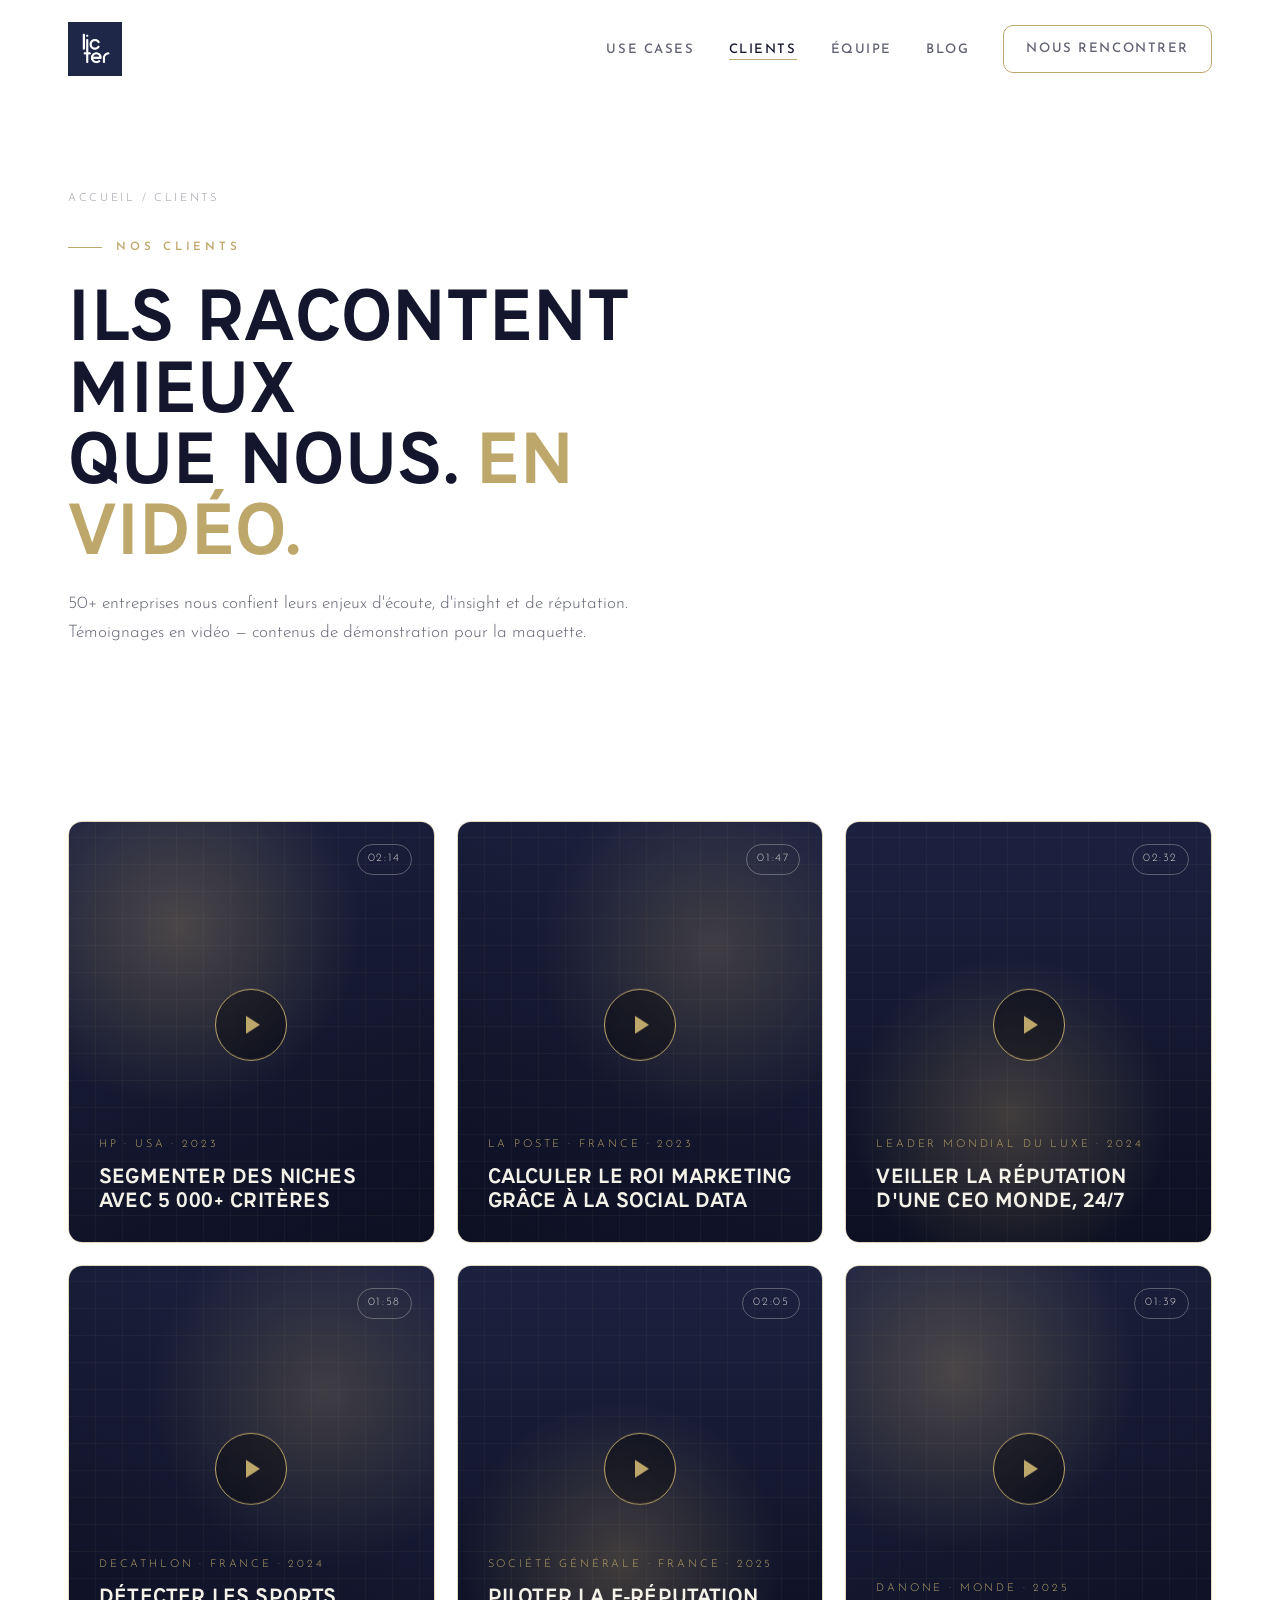
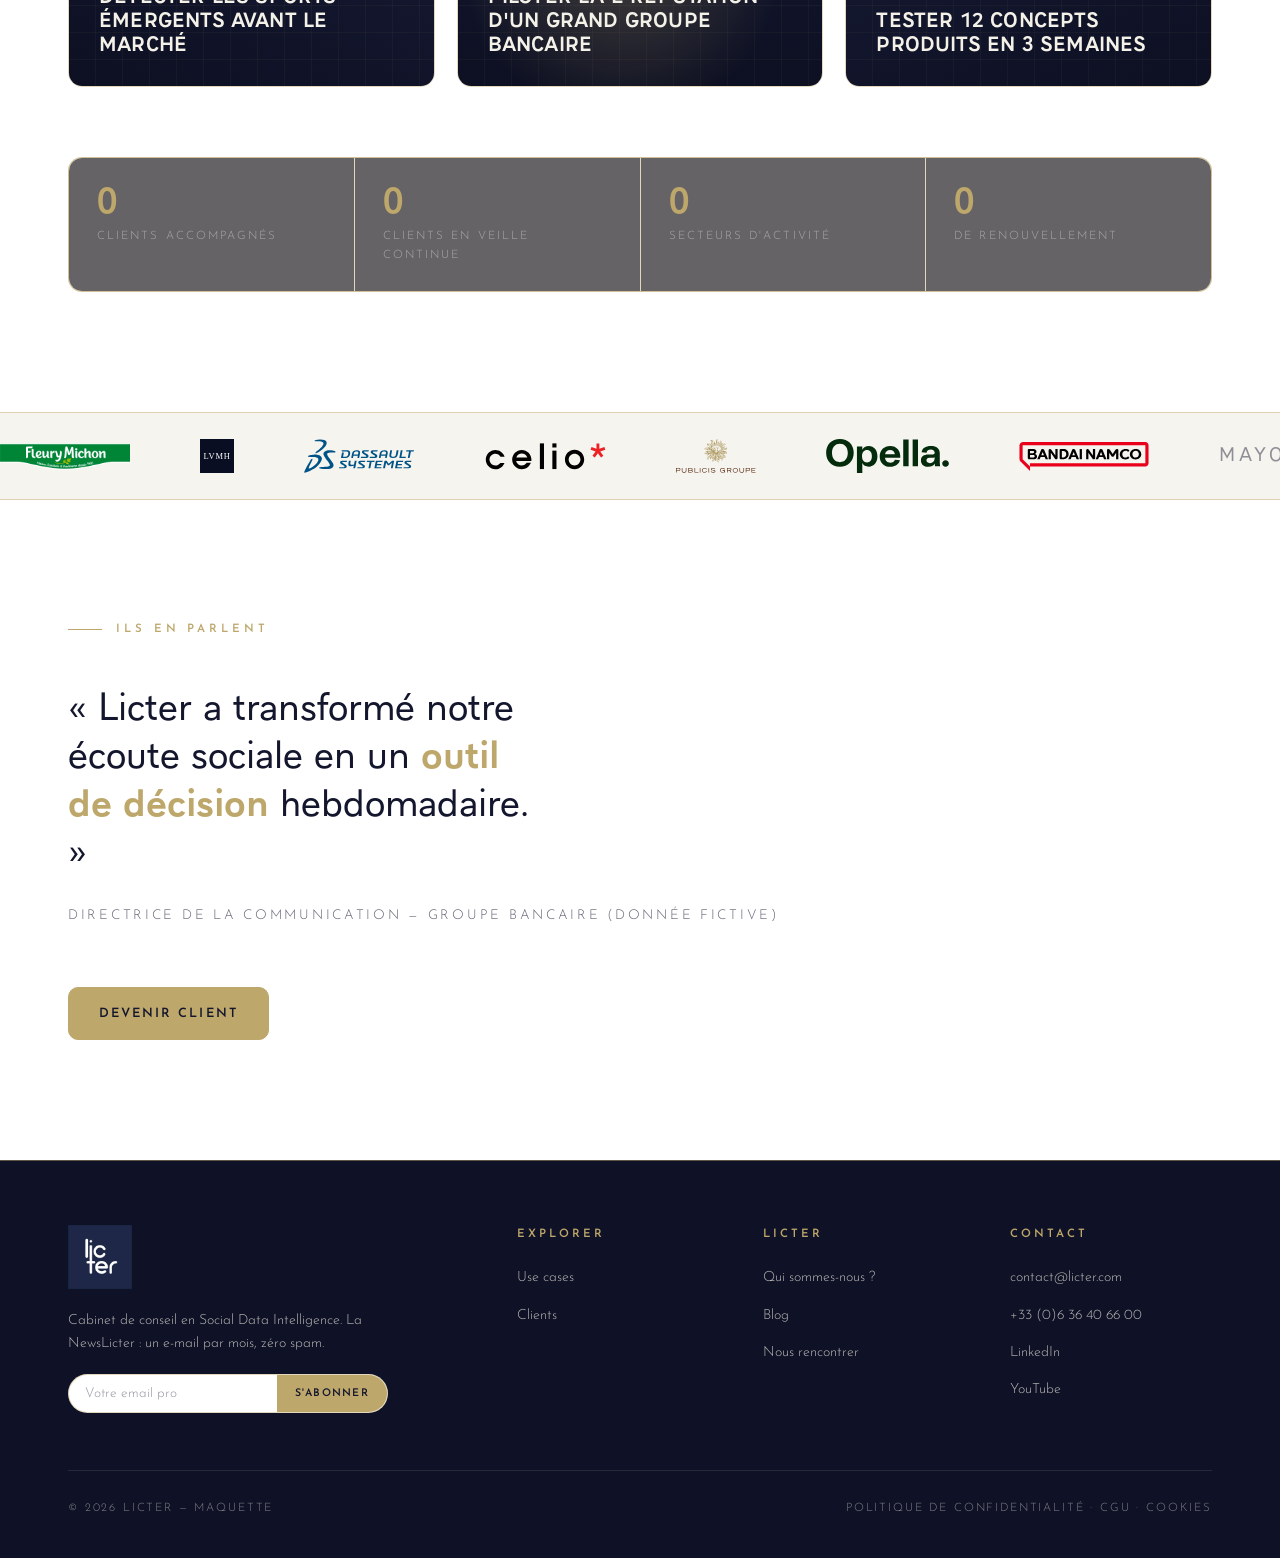
<file: clients.html>
<!DOCTYPE html>
<html lang="fr">
<head>
<meta charset="UTF-8">
<meta name="viewport" content="width=device-width, initial-scale=1.0">
<title>Clients — Licter</title>
<meta name="description" content="HP, La Poste, Decathlon, Société Générale… 50+ entreprises font confiance à Licter. Témoignages vidéo.">
<meta name="robots" content="noindex, nofollow">
<link rel="preconnect" href="https://fonts.googleapis.com">
<link rel="preconnect" href="https://fonts.gstatic.com" crossorigin>
<link href="https://fonts.googleapis.com/css2?family=Josefin+Sans:ital,wght@0,300;0,400;0,500;0,600;1,400&display=swap" rel="stylesheet">
<link rel="stylesheet" href="assets/css/style.css?v=1784794750">
</head>
<body>
<div id="progress"></div>
<div id="halo"></div>
<nav id="nav">
  <div class="wrap nav-inner">
    <a href="index.html" class="brand">
      <img src="assets/img/logo-bleu.webp" alt="Licter — accueil">
    </a>
    <ul class="nav-links" id="navlinks">
      <li><a href="use-cases.html">Use cases</a><div class="submenu"><div class="submenu-inner"><a href="use-cases.html"><b>Social Listening</b><small>Mentions, sentiment, tendances émergentes</small></a><a href="use-cases.html"><b>Consumer & Audience Intelligence</b><small>Comprendre vos cibles et leurs communautés</small></a><a href="use-cases.html"><b>Veille 24/24</b><small>Détection et alerte en continu, jour et nuit</small></a><a href="use-cases.html"><b>GEO</b><small>Votre marque dans les réponses des IA</small></a><a class="tout" href="use-cases.html"><b>Tous nos use cases →</b></a></div></div></li>
      <li><a href="clients.html" class="active">Clients</a><div class="submenu"><div class="submenu-inner"><a href="clients.html"><b>Témoignages vidéo</b><small>HP, La Poste, Decathlon… en 2 minutes</small></a><a href="clients.html"><b>Nos références</b><small>50+ entreprises, 14 secteurs</small></a><a href="clients.html"><b>Devenir client</b><small>Une analyse gratuite sous 24 h</small></a><a class="tout" href="clients.html"><b>Tous les témoignages →</b></a></div></div></li>
      <li><a href="equipe.html">Équipe</a><div class="submenu"><div class="submenu-inner"><a href="equipe.html"><b>L'équipe</b><small>Consultants, data scientists, veilleurs</small></a><a href="equipe.html"><b>Notre histoire</b><small>De 2019 au Top 50 mondial</small></a><a href="equipe.html"><b>Nous rejoindre</b><small>3 postes ouverts</small></a><a class="tout" href="equipe.html"><b>Qui sommes-nous ? →</b></a></div></div></li>
      <li><a href="blog.html">Blog</a><div class="submenu"><div class="submenu-inner"><a href="blog.html"><b>Décryptages de crises</b><small>Shein vs BHV, Huda Beauty…</small></a><a href="blog.html"><b>Méthodes de veille</b><small>Check-lists et retours d'expérience</small></a><a href="blog.html"><b>La NewsLicter</b><small>Un e-mail par mois, zéro spam</small></a><a class="tout" href="blog.html"><b>Tous les articles →</b></a></div></div></li>
      <li><a href="contact.html" class="btn" style="padding:12px 22px">Nous rencontrer</a></li>
    </ul>
    <button class="burger" id="burger" aria-label="Menu">☰</button>
  </div>
</nav>
<header class="page-hero">
  <div class="wrap">
    <span class="fil"><a href="index.html">Accueil</a> / Clients</span>
    <div class="eyebrow">Nos clients</div>
    <h1>Ils racontent mieux<br>que nous. <span class="gold">En vidéo.</span></h1>
    <p class="lead">50+ entreprises nous confient leurs enjeux d'écoute, d'insight et de réputation. Témoignages en vidéo — contenus de démonstration pour la maquette.</p>
  </div>
</header><section class="section" style="padding-top:20px">
  <div class="wrap">
    <div class="videos">
      <div class="video rv" role="button" tabindex="0" aria-label="Voir le témoignage HP · USA · 2023">
        <div class="bg v1"></div><span class="duree">02:14</span><span class="play"></span>
        <div class="vmeta"><small>HP · USA · 2023</small><h3>Segmenter des niches avec 5 000+ critères</h3></div>
      </div>
      <div class="video rv d1" role="button" tabindex="0" aria-label="Voir le témoignage La Poste · France · 2023">
        <div class="bg v2"></div><span class="duree">01:47</span><span class="play"></span>
        <div class="vmeta"><small>La Poste · France · 2023</small><h3>Calculer le ROI marketing grâce à la social data</h3></div>
      </div>
      <div class="video rv d2" role="button" tabindex="0" aria-label="Voir le témoignage Leader mondial du luxe · 2024">
        <div class="bg v3"></div><span class="duree">02:32</span><span class="play"></span>
        <div class="vmeta"><small>Leader mondial du luxe · 2024</small><h3>Veiller la réputation d'une CEO monde, 24/7</h3></div>
      </div>
      <div class="video rv" role="button" tabindex="0" aria-label="Voir le témoignage Decathlon · France · 2024">
        <div class="bg v2"></div><span class="duree">01:58</span><span class="play"></span>
        <div class="vmeta"><small>Decathlon · France · 2024</small><h3>Détecter les sports émergents avant le marché</h3></div>
      </div>
      <div class="video rv d1" role="button" tabindex="0" aria-label="Voir le témoignage Société Générale · France · 2025">
        <div class="bg v3"></div><span class="duree">02:05</span><span class="play"></span>
        <div class="vmeta"><small>Société Générale · France · 2025</small><h3>Piloter la e-réputation d'un grand groupe bancaire</h3></div>
      </div>
      <div class="video rv d2" role="button" tabindex="0" aria-label="Voir le témoignage Danone · Monde · 2025">
        <div class="bg v1"></div><span class="duree">01:39</span><span class="play"></span>
        <div class="vmeta"><small>Danone · Monde · 2025</small><h3>Tester 12 concepts produits en 3 semaines</h3></div>
      </div>
    </div>
    <div class="chiffres">
      <div class="stat"><b data-count="50" data-suffix="+">0</b><small>clients accompagnés</small></div>
      <div class="stat"><b data-count="25" data-suffix="+">0</b><small>clients en veille continue</small></div>
      <div class="stat"><b data-count="14" data-suffix="">0</b><small>secteurs d'activité</small></div>
      <div class="stat"><b data-count="97" data-suffix=" %">0</b><small>de renouvellement</small></div>
    </div>
  </div>
</section>
<div class="marquee" aria-label="Ils nous font confiance">
  <div class="marquee-track">
    <span class="mq-logo"><img src="assets/img/clients/fleury-michon.png" alt="Fleury Michon" loading="lazy"></span><span class="mq-logo"><img src="assets/img/clients/lvmh.svg" alt="LVMH" loading="lazy"></span><span class="mq-logo"><img src="assets/img/clients/dassault.svg" alt="Dassault Systèmes" loading="lazy"></span><span class="mq-logo"><img src="assets/img/clients/celio.svg" alt="Celio" loading="lazy"></span><span class="mq-logo"><img src="assets/img/clients/publicis.svg" alt="Publicis" loading="lazy"></span><span class="mq-logo"><img src="assets/img/clients/opella.svg" alt="Opella" loading="lazy"></span><span class="mq-logo"><img src="assets/img/clients/bandai-namco.svg" alt="Bandai Namco" loading="lazy"></span><span>Mayoly</span><span class="mq-logo"><img src="assets/img/clients/francetv.svg" alt="France TV" loading="lazy"></span><span class="mq-logo"><img src="assets/img/clients/lego.svg" alt="LEGO" loading="lazy"></span><span class="mq-logo"><img src="assets/img/clients/orange.svg" alt="Orange" loading="lazy"></span><span class="mq-logo"><img src="assets/img/clients/marine.svg" alt="La Marine Recrute" loading="lazy"></span>
  </div>
</div>
<section class="section">
  <div class="wrap">
    <div class="eyebrow rv">Ils en parlent</div>
    <blockquote class="quote rv d1">« Licter a transformé notre écoute sociale en un <span class="gold">outil de décision</span> hebdomadaire. »</blockquote>
    <p class="signature rv d2">Directrice de la communication — Groupe bancaire (donnée fictive)</p>
    <div style="margin-top:60px"><a href="contact.html" class="btn plein">Devenir client</a></div>
  </div>
</section>

<div class="modal-back" id="modal-exit" role="dialog" aria-modal="true" aria-labelledby="exit-titre">
  <div class="modal">
    <button class="close" aria-label="Fermer">✕</button>
    <span class="modal-cat">Avant de partir…</span>
    <h3 id="exit-titre">Repartez avec l'analyse gratuite de votre marque</h3>
    <p>Indiquez votre email : un consultant vous envoie une première analyse social data sous 24 h. Sans engagement.</p>
    <form class="lead-form" data-source="exit-intent" novalidate>
      <input type="email" placeholder="Votre email professionnel" aria-label="Votre email professionnel" required>
      <button type="submit">Recevoir mon analyse</button>
    </form>
    <p class="lead-ok">✓ C'est noté ! À très vite.</p>
    <p class="lead-note">En envoyant votre email, vous acceptez d'être recontacté par Licter — désinscription en un clic.</p>
  </div>
</div><footer>
  <div class="wrap">
    <div class="foot-grid">
      <div>
        <div class="brand" style="margin-bottom:20px"><img src="assets/img/logo-bleu.webp" alt="Licter" style="height:64px;width:64px"></div>
        <p style="font-size:.88rem;color:var(--ivoire-60);max-width:34ch">Cabinet de conseil en Social Data Intelligence. La NewsLicter : un e-mail par mois, zéro spam.</p>
        <form class="lead-form mini" data-source="newsletter-footer" novalidate style="margin-top:18px;max-width:320px">
          <input type="email" placeholder="Votre email pro" aria-label="Votre email professionnel" required>
          <button type="submit">S'abonner</button>
        </form>
        <p class="lead-ok">✓ Bienvenue dans la NewsLicter !</p>
      </div>
      <div><h4>Explorer</h4><ul><li><a href="use-cases.html">Use cases</a></li><li><a href="clients.html">Clients</a></li></ul></div>
      <div><h4>Licter</h4><ul><li><a href="equipe.html">Qui sommes-nous ?</a></li><li><a href="blog.html">Blog</a></li><li><a href="contact.html">Nous rencontrer</a></li></ul></div>
      <div><h4>Contact</h4><ul><li><a href="mailto:contact@licter.com">contact@licter.com</a></li><li><a href="tel:+33636406600">+33 (0)6 36 40 66 00</a></li><li><a href="https://www.linkedin.com/company/licter/posts/?feedView=all" target="_blank" rel="noopener">LinkedIn</a></li><li><a href="https://www.youtube.com/@audience_first/videos" target="_blank" rel="noopener">YouTube</a></li></ul></div>
    </div>
    <div class="foot-bottom">
      <span>© 2026 Licter — Maquette</span>
      <span>Politique de confidentialité · CGU · Cookies</span>
    </div>
  </div>
</footer>
<script src="assets/js/main.js?v=1784794750"></script>
</body>
</html>
</file>
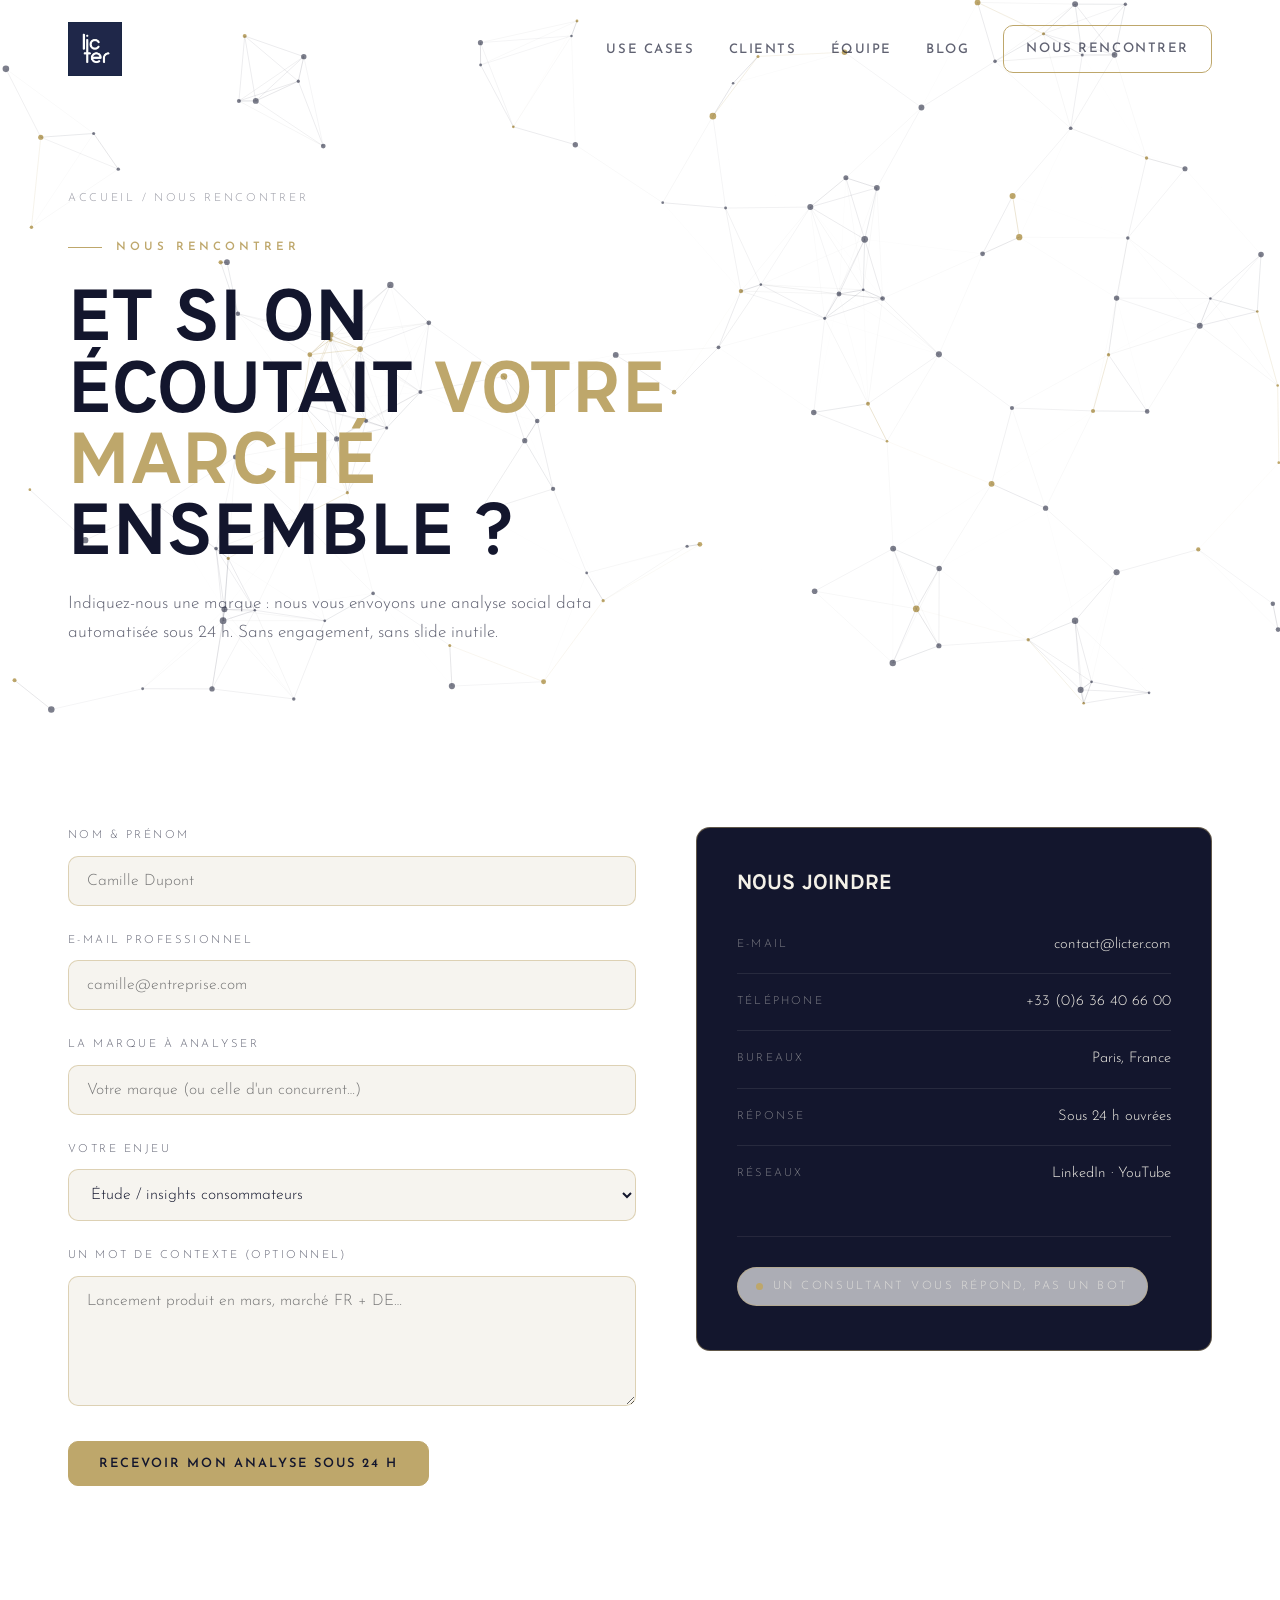
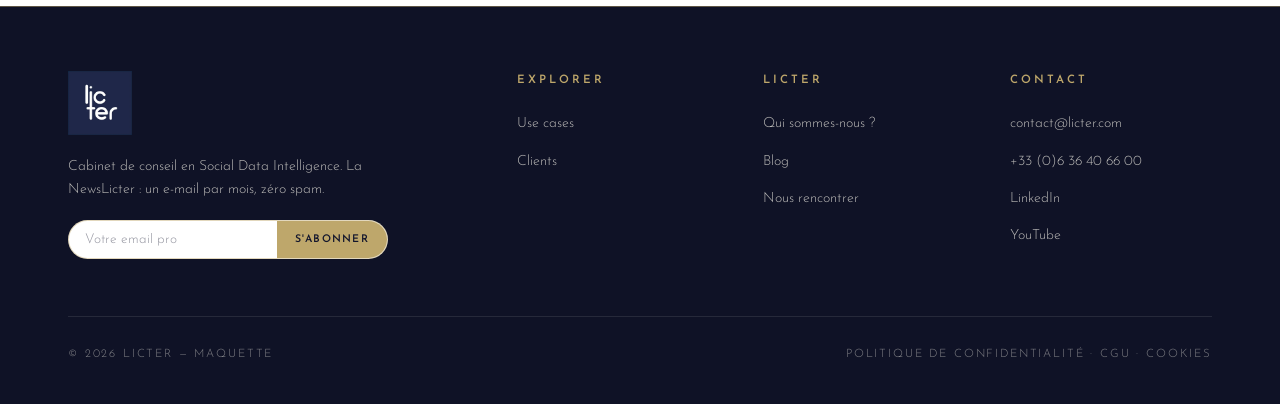
<file: contact.html>
<!DOCTYPE html>
<html lang="fr">
<head>
<meta charset="UTF-8">
<meta name="viewport" content="width=device-width, initial-scale=1.0">
<title>Nous rencontrer — Licter</title>
<meta name="description" content="Contactez Licter : recevez une analyse social data gratuite de votre marque sous 24 h.">
<meta name="robots" content="noindex, nofollow">
<link rel="preconnect" href="https://fonts.googleapis.com">
<link rel="preconnect" href="https://fonts.gstatic.com" crossorigin>
<link href="https://fonts.googleapis.com/css2?family=Josefin+Sans:ital,wght@0,300;0,400;0,500;0,600;1,400&display=swap" rel="stylesheet">
<link rel="stylesheet" href="assets/css/style.css?v=1784794750">
</head>
<body>
<div id="progress"></div>
<div id="halo"></div>
<nav id="nav">
  <div class="wrap nav-inner">
    <a href="index.html" class="brand">
      <img src="assets/img/logo-bleu.webp" alt="Licter — accueil">
    </a>
    <ul class="nav-links" id="navlinks">
      <li><a href="use-cases.html">Use cases</a><div class="submenu"><div class="submenu-inner"><a href="use-cases.html"><b>Social Listening</b><small>Mentions, sentiment, tendances émergentes</small></a><a href="use-cases.html"><b>Consumer & Audience Intelligence</b><small>Comprendre vos cibles et leurs communautés</small></a><a href="use-cases.html"><b>Veille 24/24</b><small>Détection et alerte en continu, jour et nuit</small></a><a href="use-cases.html"><b>GEO</b><small>Votre marque dans les réponses des IA</small></a><a class="tout" href="use-cases.html"><b>Tous nos use cases →</b></a></div></div></li>
      <li><a href="clients.html">Clients</a><div class="submenu"><div class="submenu-inner"><a href="clients.html"><b>Témoignages vidéo</b><small>HP, La Poste, Decathlon… en 2 minutes</small></a><a href="clients.html"><b>Nos références</b><small>50+ entreprises, 14 secteurs</small></a><a href="clients.html"><b>Devenir client</b><small>Une analyse gratuite sous 24 h</small></a><a class="tout" href="clients.html"><b>Tous les témoignages →</b></a></div></div></li>
      <li><a href="equipe.html">Équipe</a><div class="submenu"><div class="submenu-inner"><a href="equipe.html"><b>L'équipe</b><small>Consultants, data scientists, veilleurs</small></a><a href="equipe.html"><b>Notre histoire</b><small>De 2019 au Top 50 mondial</small></a><a href="equipe.html"><b>Nous rejoindre</b><small>3 postes ouverts</small></a><a class="tout" href="equipe.html"><b>Qui sommes-nous ? →</b></a></div></div></li>
      <li><a href="blog.html">Blog</a><div class="submenu"><div class="submenu-inner"><a href="blog.html"><b>Décryptages de crises</b><small>Shein vs BHV, Huda Beauty…</small></a><a href="blog.html"><b>Méthodes de veille</b><small>Check-lists et retours d'expérience</small></a><a href="blog.html"><b>La NewsLicter</b><small>Un e-mail par mois, zéro spam</small></a><a class="tout" href="blog.html"><b>Tous les articles →</b></a></div></div></li>
      <li><a href="contact.html" class="btn" style="padding:12px 22px">Nous rencontrer</a></li>
    </ul>
    <button class="burger" id="burger" aria-label="Menu">☰</button>
  </div>
</nav>
<header class="page-hero">
  <canvas id="constellation" style="position:absolute;inset:0;width:100%;height:100%" aria-hidden="true"></canvas>
  <div class="wrap" style="position:relative;z-index:2">
    <span class="fil"><a href="index.html">Accueil</a> / Nous rencontrer</span>
    <div class="eyebrow">Nous rencontrer</div>
    <h1>Et si on écoutait <span class="gold">votre marché</span> ensemble ?</h1>
    <p class="lead">Indiquez-nous une marque : nous vous envoyons une analyse social data automatisée sous 24 h. Sans engagement, sans slide inutile.</p>
  </div>
</header>
<section class="section" style="padding-top:20px">
  <div class="wrap">
    <div class="form-grid">
      <form id="form-contact" class="rv">
        <div class="champ"><label for="f-nom">Nom & prénom</label><input id="f-nom" type="text" placeholder="Camille Dupont"></div>
        <div class="champ"><label for="f-email">E-mail professionnel</label><input id="f-email" type="email" placeholder="camille@entreprise.com"></div>
        <div class="champ"><label for="f-marque">La marque à analyser</label><input id="f-marque" type="text" placeholder="Votre marque (ou celle d'un concurrent…)"></div>
        <div class="champ"><label for="f-sujet">Votre enjeu</label><select id="f-sujet">
          <option>Étude / insights consommateurs</option>
          <option>Veille & réputation</option>
          <option>Gestion de crise</option>
          <option>Influence</option>
          <option>Autre</option>
        </select></div>
        <div class="champ"><label for="f-msg">Un mot de contexte (optionnel)</label><textarea id="f-msg" placeholder="Lancement produit en mars, marché FR + DE…"></textarea></div>
        <button class="btn plein" type="submit">Recevoir mon analyse sous 24 h</button>
        <div id="form-ok">Merci ! Votre demande est bien partie — un consultant vous répond sous 24 h ouvrées. (Formulaire de démonstration : aucun envoi réel.)</div>
      </form>
      <aside class="coord rv d1">
        <h3>Nous joindre</h3>
        <div class="ligne-c"><span>E-mail</span><a href="mailto:contact@licter.com">contact@licter.com</a></div>
        <div class="ligne-c"><span>Téléphone</span><a href="tel:+33636406600">+33 (0)6 36 40 66 00</a></div>
        <div class="ligne-c"><span>Bureaux</span><span>Paris, France</span></div>
        <div class="ligne-c"><span>Réponse</span><span>Sous 24 h ouvrées</span></div>
        <div class="ligne-c" style="border-bottom:none"><span>Réseaux</span><span><a href="https://www.linkedin.com/company/licter/posts/?feedView=all" target="_blank" rel="noopener">LinkedIn</a> · <a href="https://www.youtube.com/@audience_first/videos" target="_blank" rel="noopener">YouTube</a></span></div>
        <div style="margin-top:34px;padding-top:30px;border-top:1px solid rgba(244,241,232,.08)">
          <div class="hero-badge" style="margin-bottom:0"><i></i> Un consultant vous répond, pas un bot</div>
        </div>
      </aside>
    </div>
  </div>
</section>

<div class="modal-back" id="modal-exit" role="dialog" aria-modal="true" aria-labelledby="exit-titre">
  <div class="modal">
    <button class="close" aria-label="Fermer">✕</button>
    <span class="modal-cat">Avant de partir…</span>
    <h3 id="exit-titre">Repartez avec l'analyse gratuite de votre marque</h3>
    <p>Indiquez votre email : un consultant vous envoie une première analyse social data sous 24 h. Sans engagement.</p>
    <form class="lead-form" data-source="exit-intent" novalidate>
      <input type="email" placeholder="Votre email professionnel" aria-label="Votre email professionnel" required>
      <button type="submit">Recevoir mon analyse</button>
    </form>
    <p class="lead-ok">✓ C'est noté ! À très vite.</p>
    <p class="lead-note">En envoyant votre email, vous acceptez d'être recontacté par Licter — désinscription en un clic.</p>
  </div>
</div><footer>
  <div class="wrap">
    <div class="foot-grid">
      <div>
        <div class="brand" style="margin-bottom:20px"><img src="assets/img/logo-bleu.webp" alt="Licter" style="height:64px;width:64px"></div>
        <p style="font-size:.88rem;color:var(--ivoire-60);max-width:34ch">Cabinet de conseil en Social Data Intelligence. La NewsLicter : un e-mail par mois, zéro spam.</p>
        <form class="lead-form mini" data-source="newsletter-footer" novalidate style="margin-top:18px;max-width:320px">
          <input type="email" placeholder="Votre email pro" aria-label="Votre email professionnel" required>
          <button type="submit">S'abonner</button>
        </form>
        <p class="lead-ok">✓ Bienvenue dans la NewsLicter !</p>
      </div>
      <div><h4>Explorer</h4><ul><li><a href="use-cases.html">Use cases</a></li><li><a href="clients.html">Clients</a></li></ul></div>
      <div><h4>Licter</h4><ul><li><a href="equipe.html">Qui sommes-nous ?</a></li><li><a href="blog.html">Blog</a></li><li><a href="contact.html">Nous rencontrer</a></li></ul></div>
      <div><h4>Contact</h4><ul><li><a href="mailto:contact@licter.com">contact@licter.com</a></li><li><a href="tel:+33636406600">+33 (0)6 36 40 66 00</a></li><li><a href="https://www.linkedin.com/company/licter/posts/?feedView=all" target="_blank" rel="noopener">LinkedIn</a></li><li><a href="https://www.youtube.com/@audience_first/videos" target="_blank" rel="noopener">YouTube</a></li></ul></div>
    </div>
    <div class="foot-bottom">
      <span>© 2026 Licter — Maquette</span>
      <span>Politique de confidentialité · CGU · Cookies</span>
    </div>
  </div>
</footer>
<script src="assets/js/main.js?v=1784794750"></script>
</body>
</html>
</file>
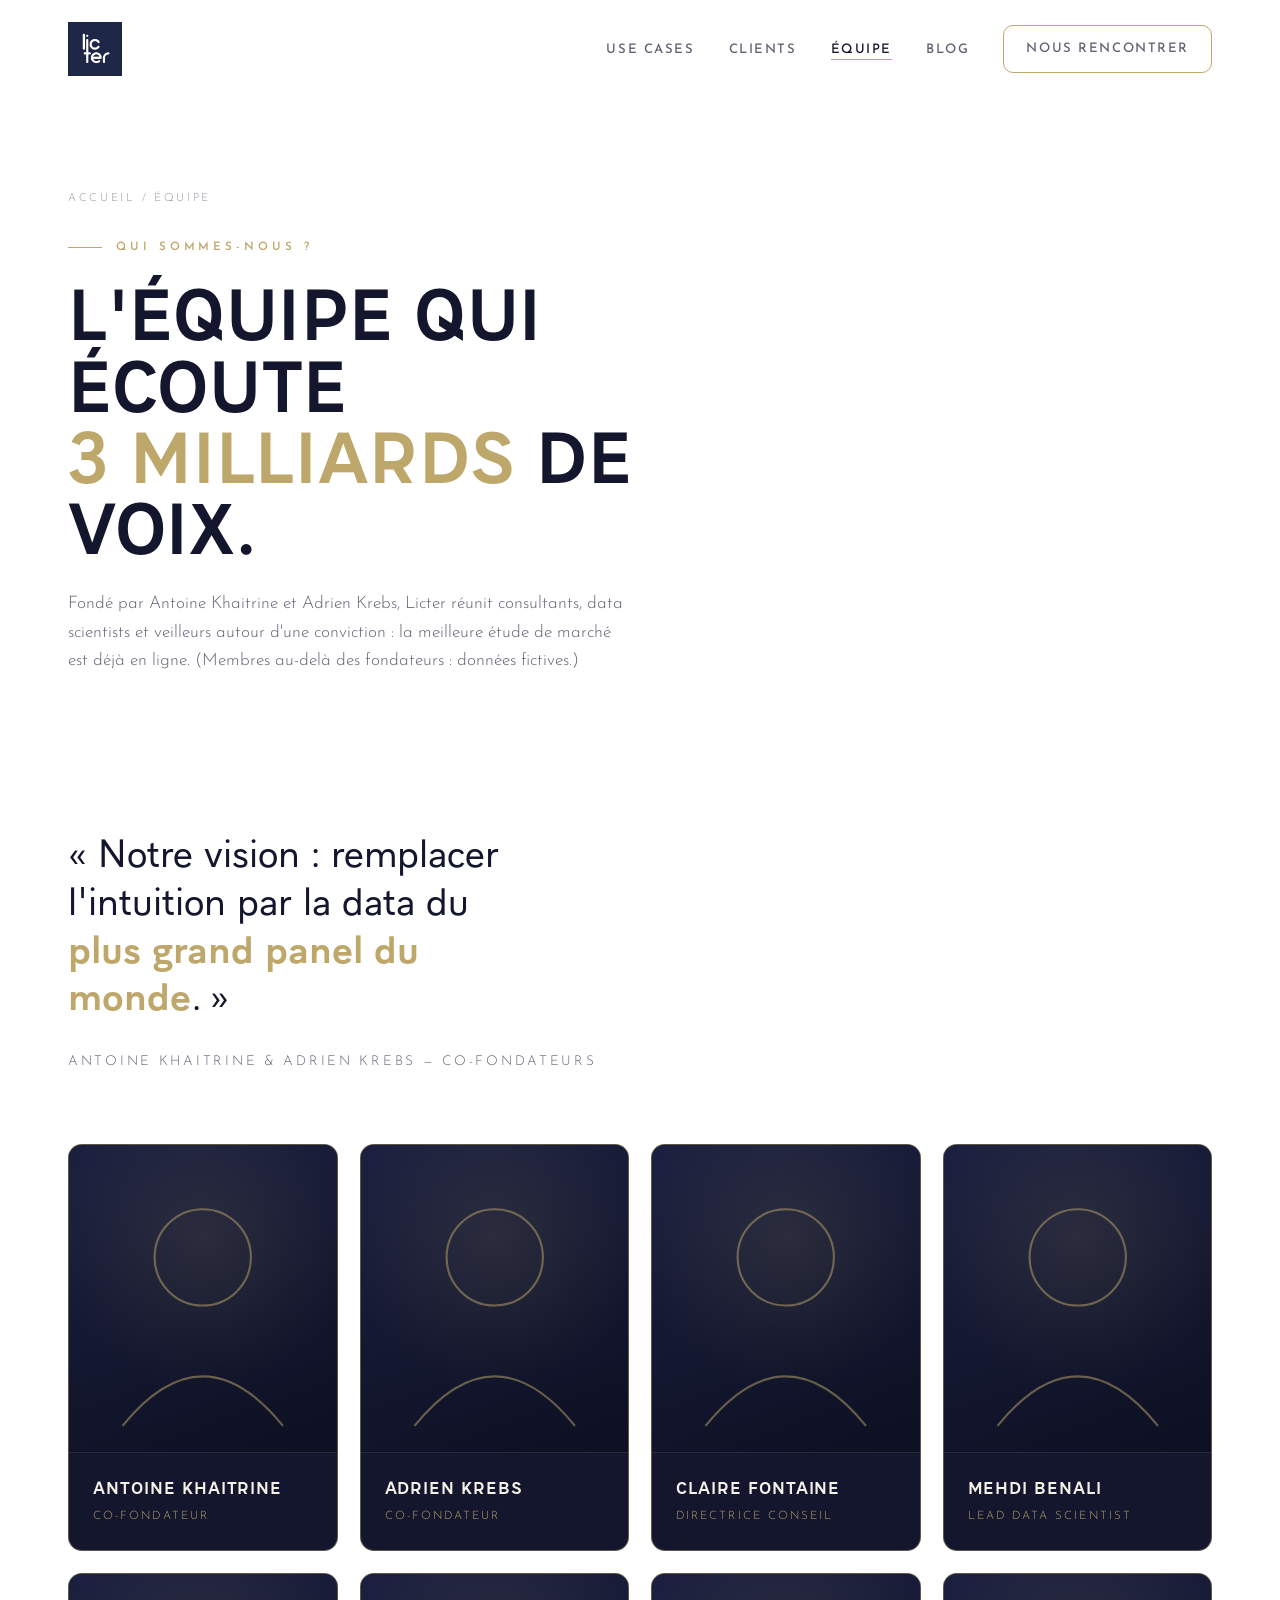
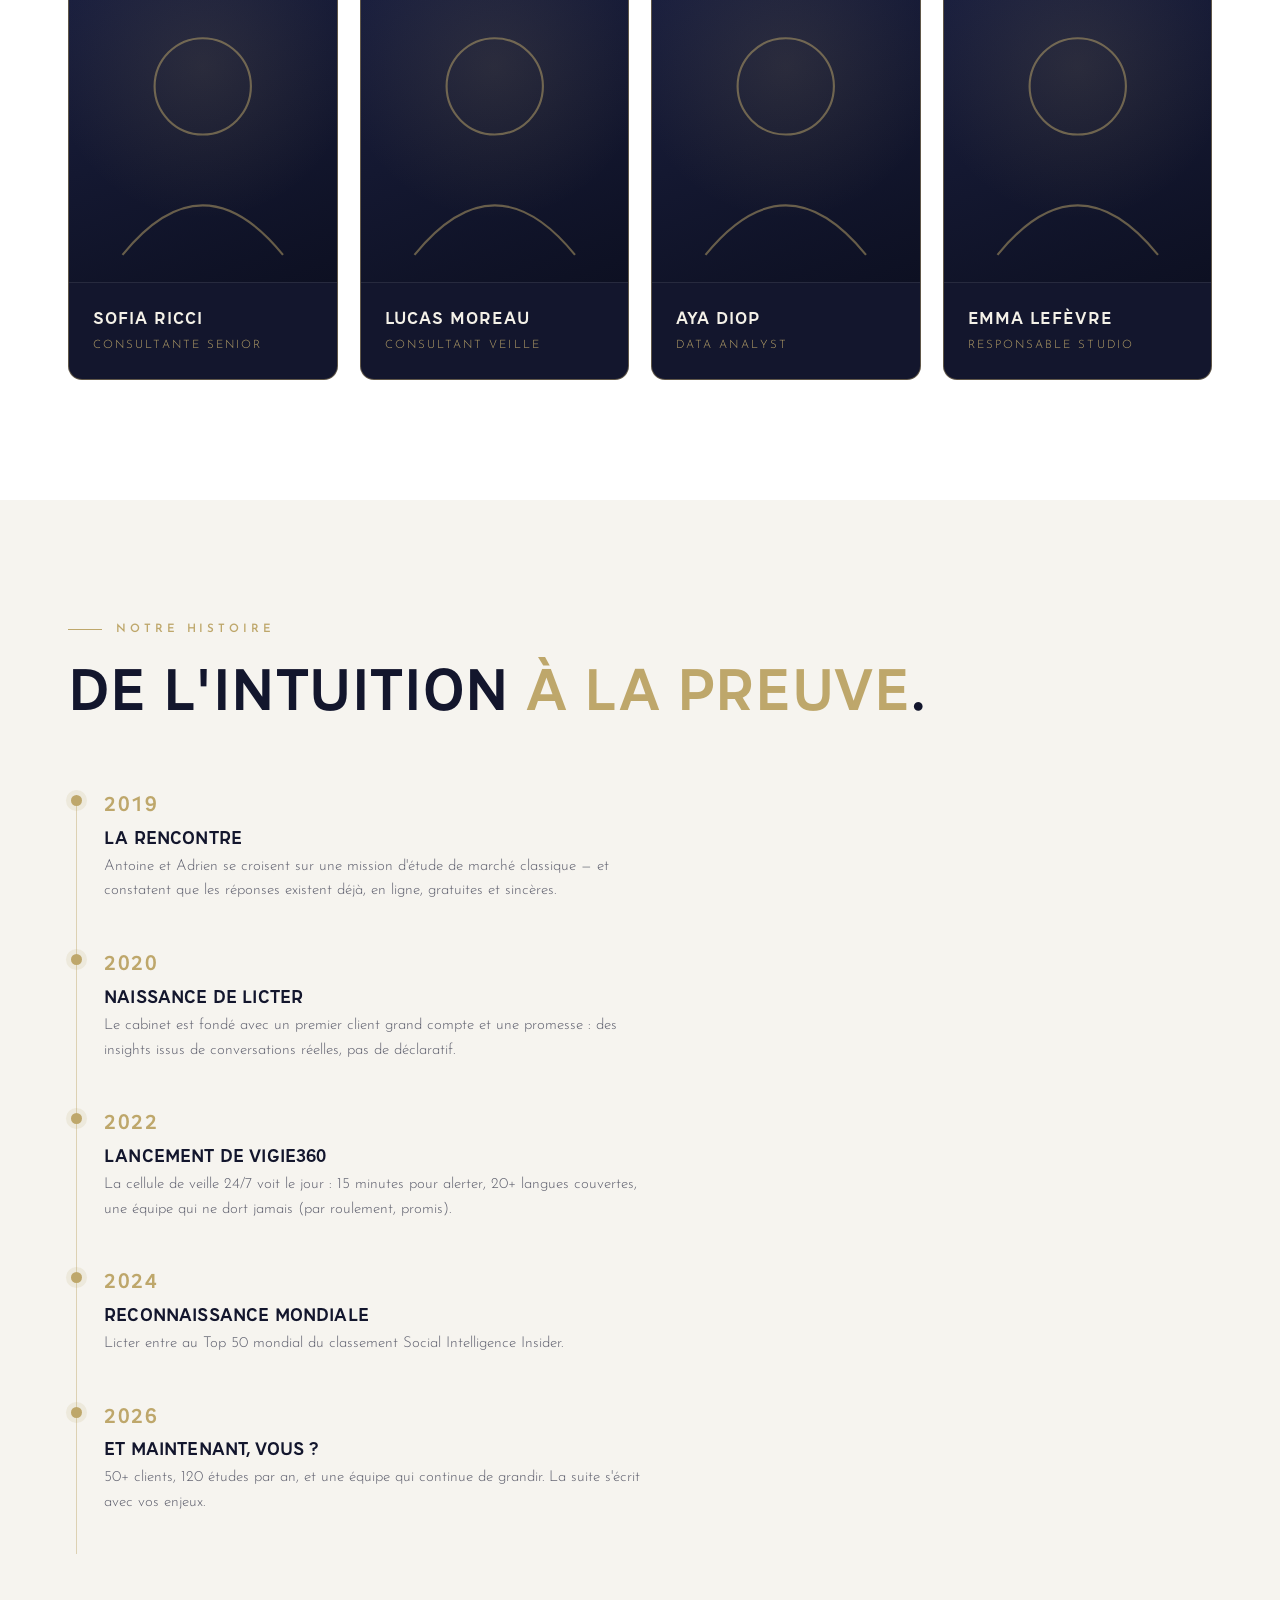
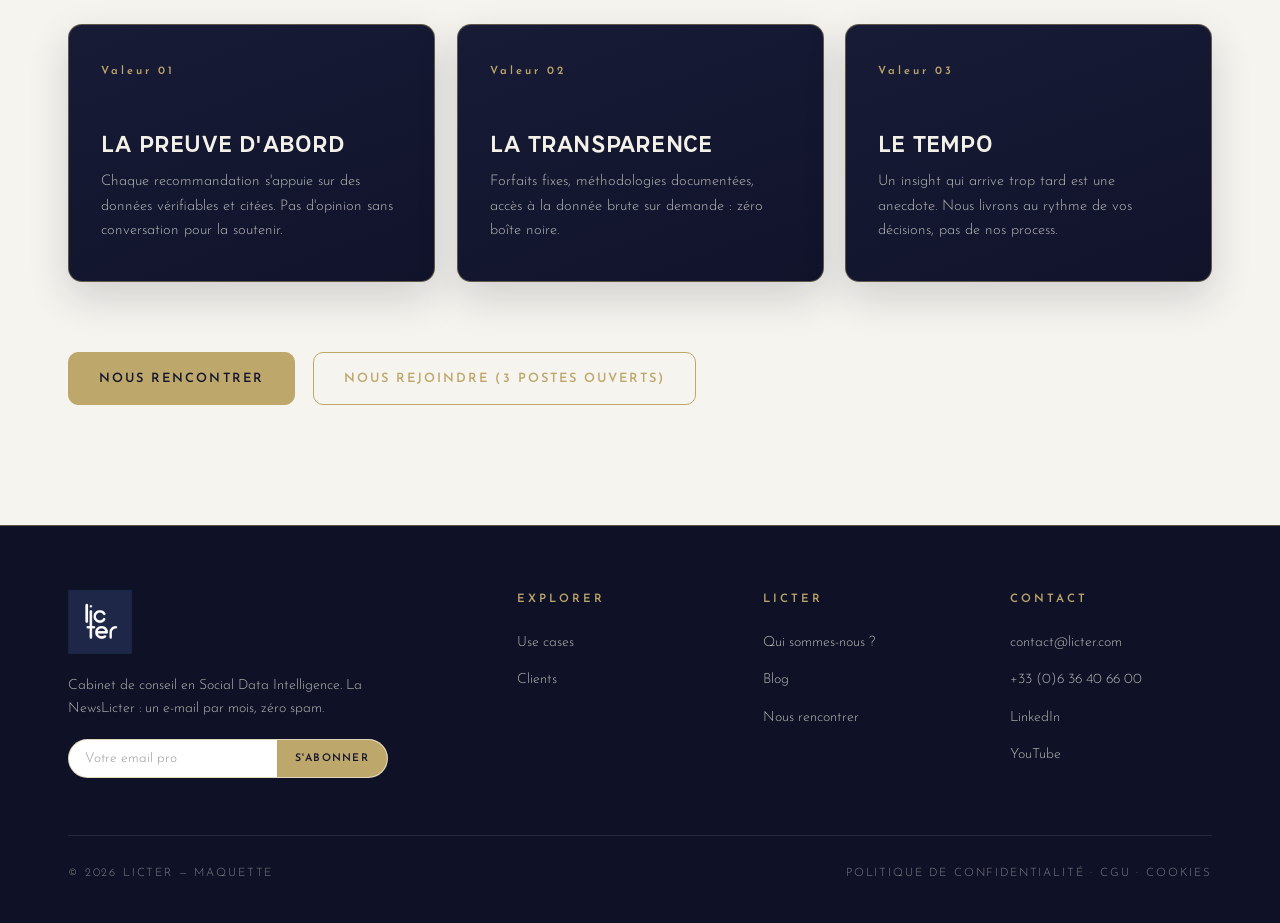
<file: equipe.html>
<!DOCTYPE html>
<html lang="fr">
<head>
<meta charset="UTF-8">
<meta name="viewport" content="width=device-width, initial-scale=1.0">
<title>Qui sommes-nous ? — Licter</title>
<meta name="description" content="L'équipe Licter : fondateurs, consultants, data scientists et veilleurs. Notre histoire et nos valeurs.">
<meta name="robots" content="noindex, nofollow">
<link rel="preconnect" href="https://fonts.googleapis.com">
<link rel="preconnect" href="https://fonts.gstatic.com" crossorigin>
<link href="https://fonts.googleapis.com/css2?family=Josefin+Sans:ital,wght@0,300;0,400;0,500;0,600;1,400&display=swap" rel="stylesheet">
<link rel="stylesheet" href="assets/css/style.css?v=1784794750">
</head>
<body>
<div id="progress"></div>
<div id="halo"></div>
<nav id="nav">
  <div class="wrap nav-inner">
    <a href="index.html" class="brand">
      <img src="assets/img/logo-bleu.webp" alt="Licter — accueil">
    </a>
    <ul class="nav-links" id="navlinks">
      <li><a href="use-cases.html">Use cases</a><div class="submenu"><div class="submenu-inner"><a href="use-cases.html"><b>Social Listening</b><small>Mentions, sentiment, tendances émergentes</small></a><a href="use-cases.html"><b>Consumer & Audience Intelligence</b><small>Comprendre vos cibles et leurs communautés</small></a><a href="use-cases.html"><b>Veille 24/24</b><small>Détection et alerte en continu, jour et nuit</small></a><a href="use-cases.html"><b>GEO</b><small>Votre marque dans les réponses des IA</small></a><a class="tout" href="use-cases.html"><b>Tous nos use cases →</b></a></div></div></li>
      <li><a href="clients.html">Clients</a><div class="submenu"><div class="submenu-inner"><a href="clients.html"><b>Témoignages vidéo</b><small>HP, La Poste, Decathlon… en 2 minutes</small></a><a href="clients.html"><b>Nos références</b><small>50+ entreprises, 14 secteurs</small></a><a href="clients.html"><b>Devenir client</b><small>Une analyse gratuite sous 24 h</small></a><a class="tout" href="clients.html"><b>Tous les témoignages →</b></a></div></div></li>
      <li><a href="equipe.html" class="active">Équipe</a><div class="submenu"><div class="submenu-inner"><a href="equipe.html"><b>L'équipe</b><small>Consultants, data scientists, veilleurs</small></a><a href="equipe.html"><b>Notre histoire</b><small>De 2019 au Top 50 mondial</small></a><a href="equipe.html"><b>Nous rejoindre</b><small>3 postes ouverts</small></a><a class="tout" href="equipe.html"><b>Qui sommes-nous ? →</b></a></div></div></li>
      <li><a href="blog.html">Blog</a><div class="submenu"><div class="submenu-inner"><a href="blog.html"><b>Décryptages de crises</b><small>Shein vs BHV, Huda Beauty…</small></a><a href="blog.html"><b>Méthodes de veille</b><small>Check-lists et retours d'expérience</small></a><a href="blog.html"><b>La NewsLicter</b><small>Un e-mail par mois, zéro spam</small></a><a class="tout" href="blog.html"><b>Tous les articles →</b></a></div></div></li>
      <li><a href="contact.html" class="btn" style="padding:12px 22px">Nous rencontrer</a></li>
    </ul>
    <button class="burger" id="burger" aria-label="Menu">☰</button>
  </div>
</nav>
<header class="page-hero">
  <div class="wrap">
    <span class="fil"><a href="index.html">Accueil</a> / Équipe</span>
    <div class="eyebrow">Qui sommes-nous ?</div>
    <h1>L'équipe qui écoute<br><span class="gold">3 milliards</span> de voix.</h1>
    <p class="lead">Fondé par Antoine Khaitrine et Adrien Krebs, Licter réunit consultants, data scientists et veilleurs autour d'une conviction : la meilleure étude de marché est déjà en ligne. (Membres au-delà des fondateurs : données fictives.)</p>
  </div>
</header><section class="section" style="padding-top:20px">
  <div class="wrap">
    <blockquote class="quote rv">« Notre vision : remplacer l'intuition par la data du <span class="gold">plus grand panel du monde</span>. »</blockquote>
    <p class="signature rv d1">Antoine Khaitrine & Adrien Krebs — Co-fondateurs</p>
    <div class="team">
      <div class="membre rv"><div class="photo"><svg viewBox="0 0 100 115"><circle cx="50" cy="42" r="18" fill="none" stroke="#BEA76B" stroke-width=".8"/><path d="M20 105 Q50 68 80 105" fill="none" stroke="#BEA76B" stroke-width=".8"/></svg></div><div class="id"><b>Antoine Khaitrine</b><small>Co-fondateur</small></div></div>
      <div class="membre rv d1"><div class="photo"><svg viewBox="0 0 100 115"><circle cx="50" cy="42" r="18" fill="none" stroke="#BEA76B" stroke-width=".8"/><path d="M20 105 Q50 68 80 105" fill="none" stroke="#BEA76B" stroke-width=".8"/></svg></div><div class="id"><b>Adrien Krebs</b><small>Co-fondateur</small></div></div>
      <div class="membre rv d2"><div class="photo"><svg viewBox="0 0 100 115"><circle cx="50" cy="42" r="18" fill="none" stroke="#BEA76B" stroke-width=".8"/><path d="M20 105 Q50 68 80 105" fill="none" stroke="#BEA76B" stroke-width=".8"/></svg></div><div class="id"><b>Claire Fontaine</b><small>Directrice conseil</small></div></div>
      <div class="membre rv d3"><div class="photo"><svg viewBox="0 0 100 115"><circle cx="50" cy="42" r="18" fill="none" stroke="#BEA76B" stroke-width=".8"/><path d="M20 105 Q50 68 80 105" fill="none" stroke="#BEA76B" stroke-width=".8"/></svg></div><div class="id"><b>Mehdi Benali</b><small>Lead data scientist</small></div></div>
      <div class="membre rv"><div class="photo"><svg viewBox="0 0 100 115"><circle cx="50" cy="42" r="18" fill="none" stroke="#BEA76B" stroke-width=".8"/><path d="M20 105 Q50 68 80 105" fill="none" stroke="#BEA76B" stroke-width=".8"/></svg></div><div class="id"><b>Sofia Ricci</b><small>Consultante senior</small></div></div>
      <div class="membre rv d1"><div class="photo"><svg viewBox="0 0 100 115"><circle cx="50" cy="42" r="18" fill="none" stroke="#BEA76B" stroke-width=".8"/><path d="M20 105 Q50 68 80 105" fill="none" stroke="#BEA76B" stroke-width=".8"/></svg></div><div class="id"><b>Lucas Moreau</b><small>Consultant veille</small></div></div>
      <div class="membre rv d2"><div class="photo"><svg viewBox="0 0 100 115"><circle cx="50" cy="42" r="18" fill="none" stroke="#BEA76B" stroke-width=".8"/><path d="M20 105 Q50 68 80 105" fill="none" stroke="#BEA76B" stroke-width=".8"/></svg></div><div class="id"><b>Aya Diop</b><small>Data analyst</small></div></div>
      <div class="membre rv d3"><div class="photo"><svg viewBox="0 0 100 115"><circle cx="50" cy="42" r="18" fill="none" stroke="#BEA76B" stroke-width=".8"/><path d="M20 105 Q50 68 80 105" fill="none" stroke="#BEA76B" stroke-width=".8"/></svg></div><div class="id"><b>Emma Lefèvre</b><small>Responsable studio</small></div></div>
    </div>
  </div>
</section>
<section class="section" style="background:var(--bleu)">
  <div class="wrap">
    <div class="eyebrow rv">Notre histoire</div>
    <h2 class="rv d1">De l'intuition <span class="gold">à la preuve</span>.</h2>
    <div class="timeline rv d2">
      <div class="jalon"><span class="annee">2019</span><h3>La rencontre</h3><p>Antoine et Adrien se croisent sur une mission d'étude de marché classique — et constatent que les réponses existent déjà, en ligne, gratuites et sincères.</p></div>
      <div class="jalon"><span class="annee">2020</span><h3>Naissance de Licter</h3><p>Le cabinet est fondé avec un premier client grand compte et une promesse : des insights issus de conversations réelles, pas de déclaratif.</p></div>
      <div class="jalon"><span class="annee">2022</span><h3>Lancement de VIGIE360</h3><p>La cellule de veille 24/7 voit le jour : 15 minutes pour alerter, 20+ langues couvertes, une équipe qui ne dort jamais (par roulement, promis).</p></div>
      <div class="jalon"><span class="annee">2024</span><h3>Reconnaissance mondiale</h3><p>Licter entre au Top 50 mondial du classement Social Intelligence Insider.</p></div>
      <div class="jalon"><span class="annee">2026</span><h3>Et maintenant, vous ?</h3><p>50+ clients, 120 études par an, et une équipe qui continue de grandir. La suite s'écrit avec vos enjeux.</p></div>
    </div>
    <div class="valeurs">
      <div class="case rv"><span class="num">Valeur 01</span><h3>La preuve d'abord</h3><p>Chaque recommandation s'appuie sur des données vérifiables et citées. Pas d'opinion sans conversation pour la soutenir.</p></div>
      <div class="case rv d1"><span class="num">Valeur 02</span><h3>La transparence</h3><p>Forfaits fixes, méthodologies documentées, accès à la donnée brute sur demande : zéro boîte noire.</p></div>
      <div class="case rv d2"><span class="num">Valeur 03</span><h3>Le tempo</h3><p>Un insight qui arrive trop tard est une anecdote. Nous livrons au rythme de vos décisions, pas de nos process.</p></div>
    </div>
    <div style="margin-top:70px;display:flex;gap:18px;flex-wrap:wrap">
      <a href="contact.html" class="btn plein">Nous rencontrer</a>
      <a href="#" class="btn">Nous rejoindre (3 postes ouverts)</a>
    </div>
  </div>
</section>

<div class="modal-back" id="modal-exit" role="dialog" aria-modal="true" aria-labelledby="exit-titre">
  <div class="modal">
    <button class="close" aria-label="Fermer">✕</button>
    <span class="modal-cat">Avant de partir…</span>
    <h3 id="exit-titre">Repartez avec l'analyse gratuite de votre marque</h3>
    <p>Indiquez votre email : un consultant vous envoie une première analyse social data sous 24 h. Sans engagement.</p>
    <form class="lead-form" data-source="exit-intent" novalidate>
      <input type="email" placeholder="Votre email professionnel" aria-label="Votre email professionnel" required>
      <button type="submit">Recevoir mon analyse</button>
    </form>
    <p class="lead-ok">✓ C'est noté ! À très vite.</p>
    <p class="lead-note">En envoyant votre email, vous acceptez d'être recontacté par Licter — désinscription en un clic.</p>
  </div>
</div><footer>
  <div class="wrap">
    <div class="foot-grid">
      <div>
        <div class="brand" style="margin-bottom:20px"><img src="assets/img/logo-bleu.webp" alt="Licter" style="height:64px;width:64px"></div>
        <p style="font-size:.88rem;color:var(--ivoire-60);max-width:34ch">Cabinet de conseil en Social Data Intelligence. La NewsLicter : un e-mail par mois, zéro spam.</p>
        <form class="lead-form mini" data-source="newsletter-footer" novalidate style="margin-top:18px;max-width:320px">
          <input type="email" placeholder="Votre email pro" aria-label="Votre email professionnel" required>
          <button type="submit">S'abonner</button>
        </form>
        <p class="lead-ok">✓ Bienvenue dans la NewsLicter !</p>
      </div>
      <div><h4>Explorer</h4><ul><li><a href="use-cases.html">Use cases</a></li><li><a href="clients.html">Clients</a></li></ul></div>
      <div><h4>Licter</h4><ul><li><a href="equipe.html">Qui sommes-nous ?</a></li><li><a href="blog.html">Blog</a></li><li><a href="contact.html">Nous rencontrer</a></li></ul></div>
      <div><h4>Contact</h4><ul><li><a href="mailto:contact@licter.com">contact@licter.com</a></li><li><a href="tel:+33636406600">+33 (0)6 36 40 66 00</a></li><li><a href="https://www.linkedin.com/company/licter/posts/?feedView=all" target="_blank" rel="noopener">LinkedIn</a></li><li><a href="https://www.youtube.com/@audience_first/videos" target="_blank" rel="noopener">YouTube</a></li></ul></div>
    </div>
    <div class="foot-bottom">
      <span>© 2026 Licter — Maquette</span>
      <span>Politique de confidentialité · CGU · Cookies</span>
    </div>
  </div>
</footer>
<script src="assets/js/main.js?v=1784794750"></script>
</body>
</html>
</file>
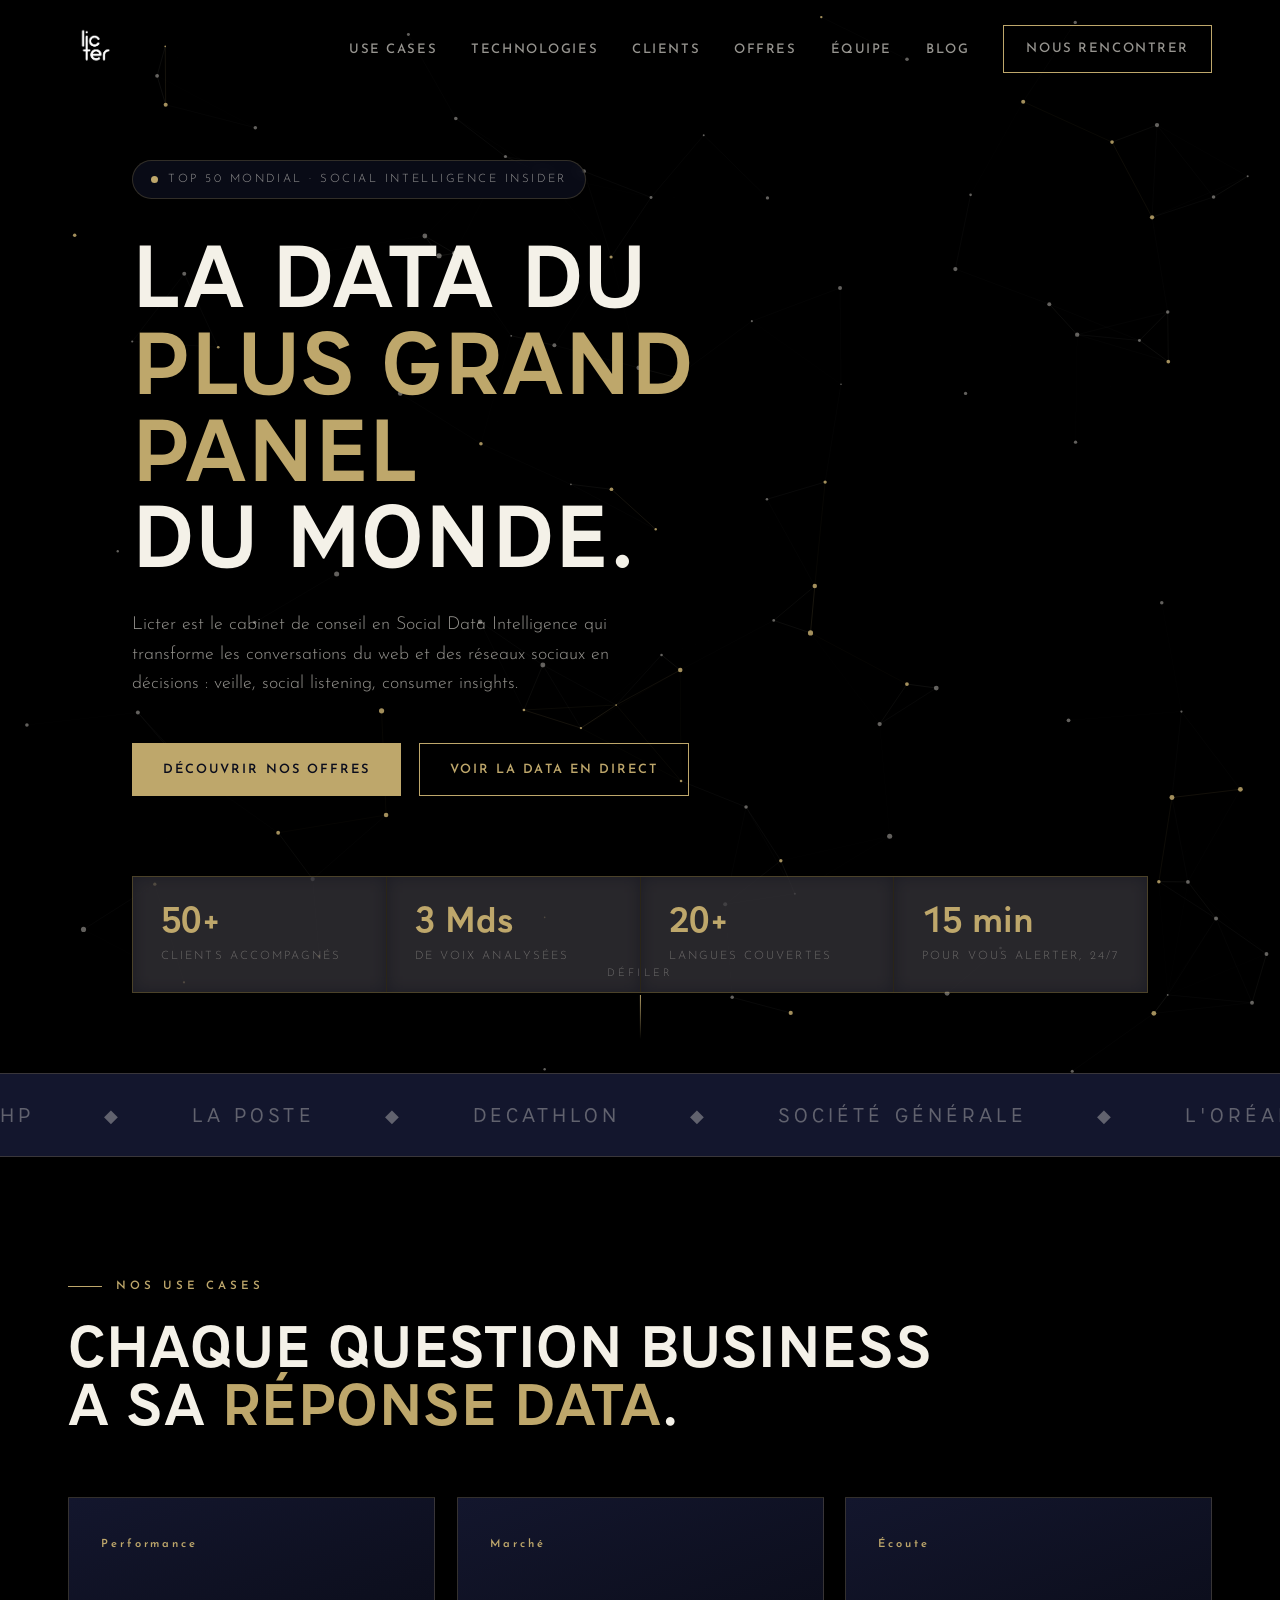
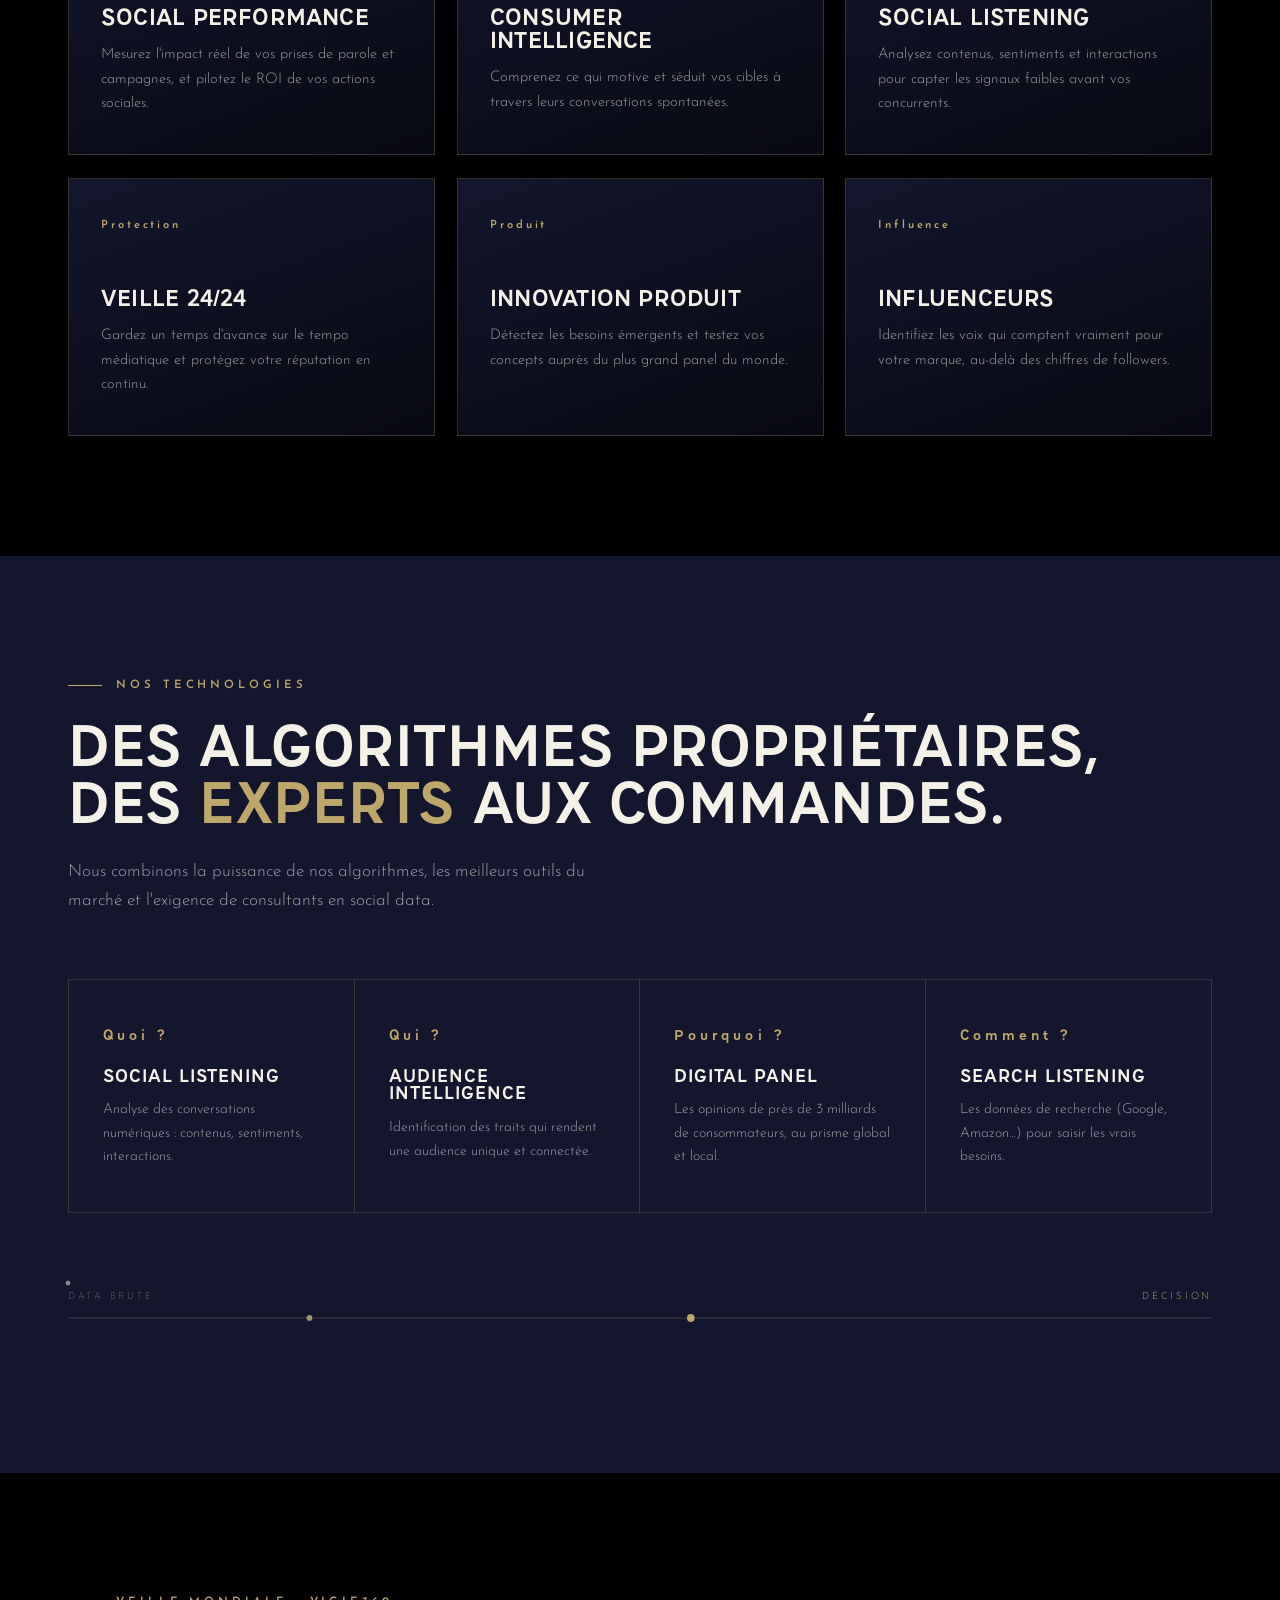
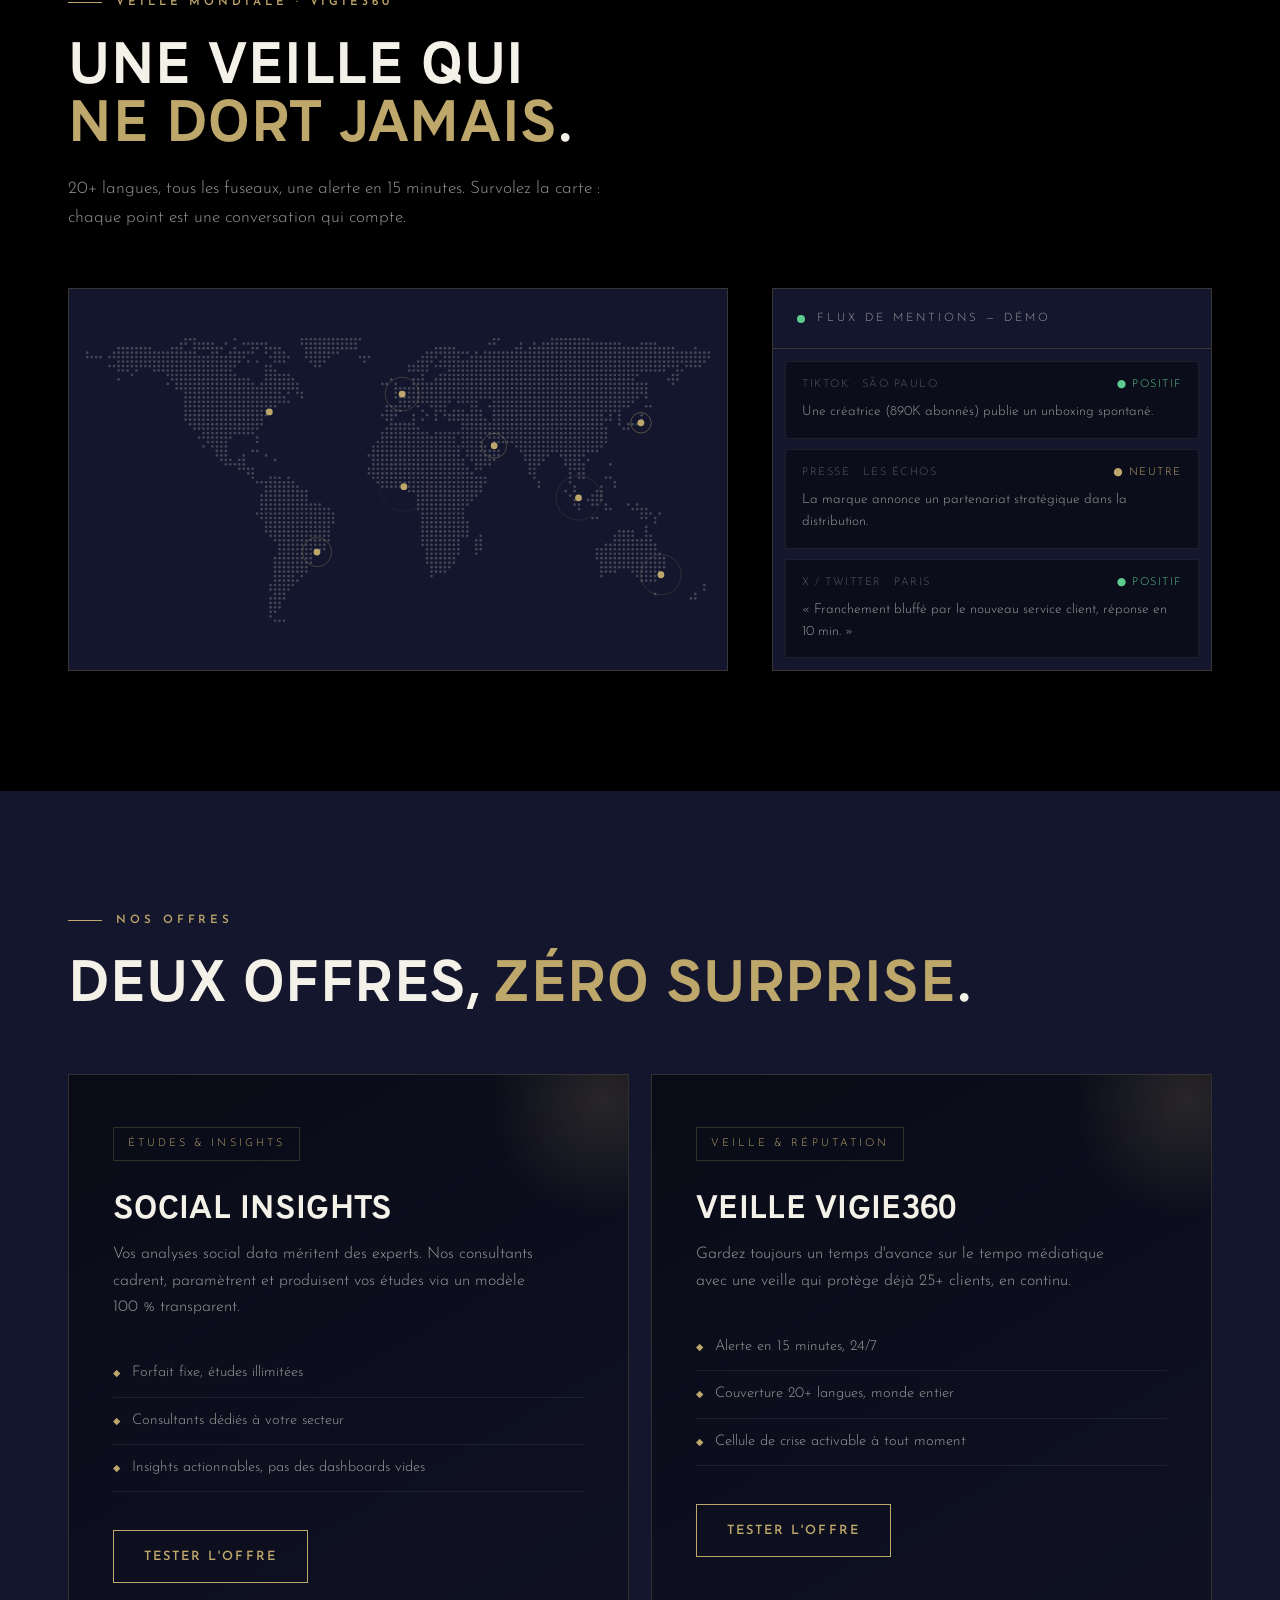
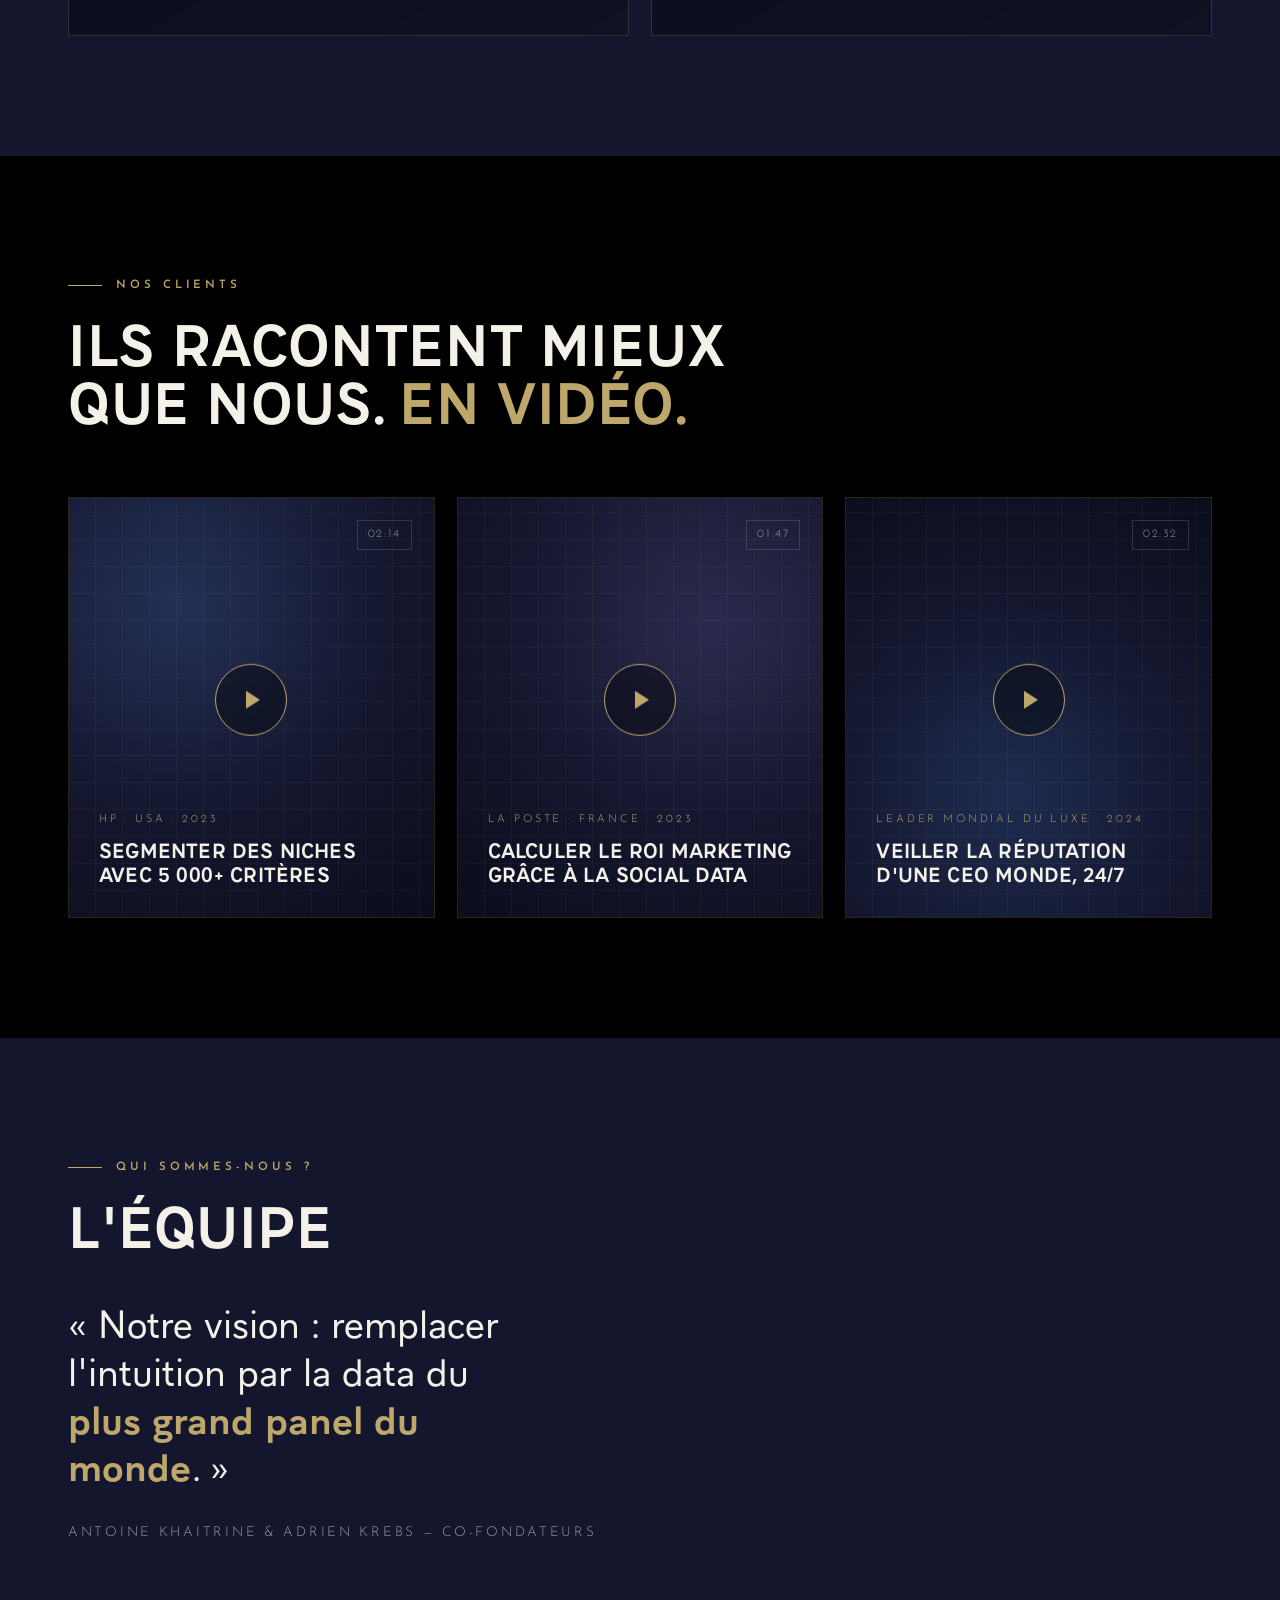
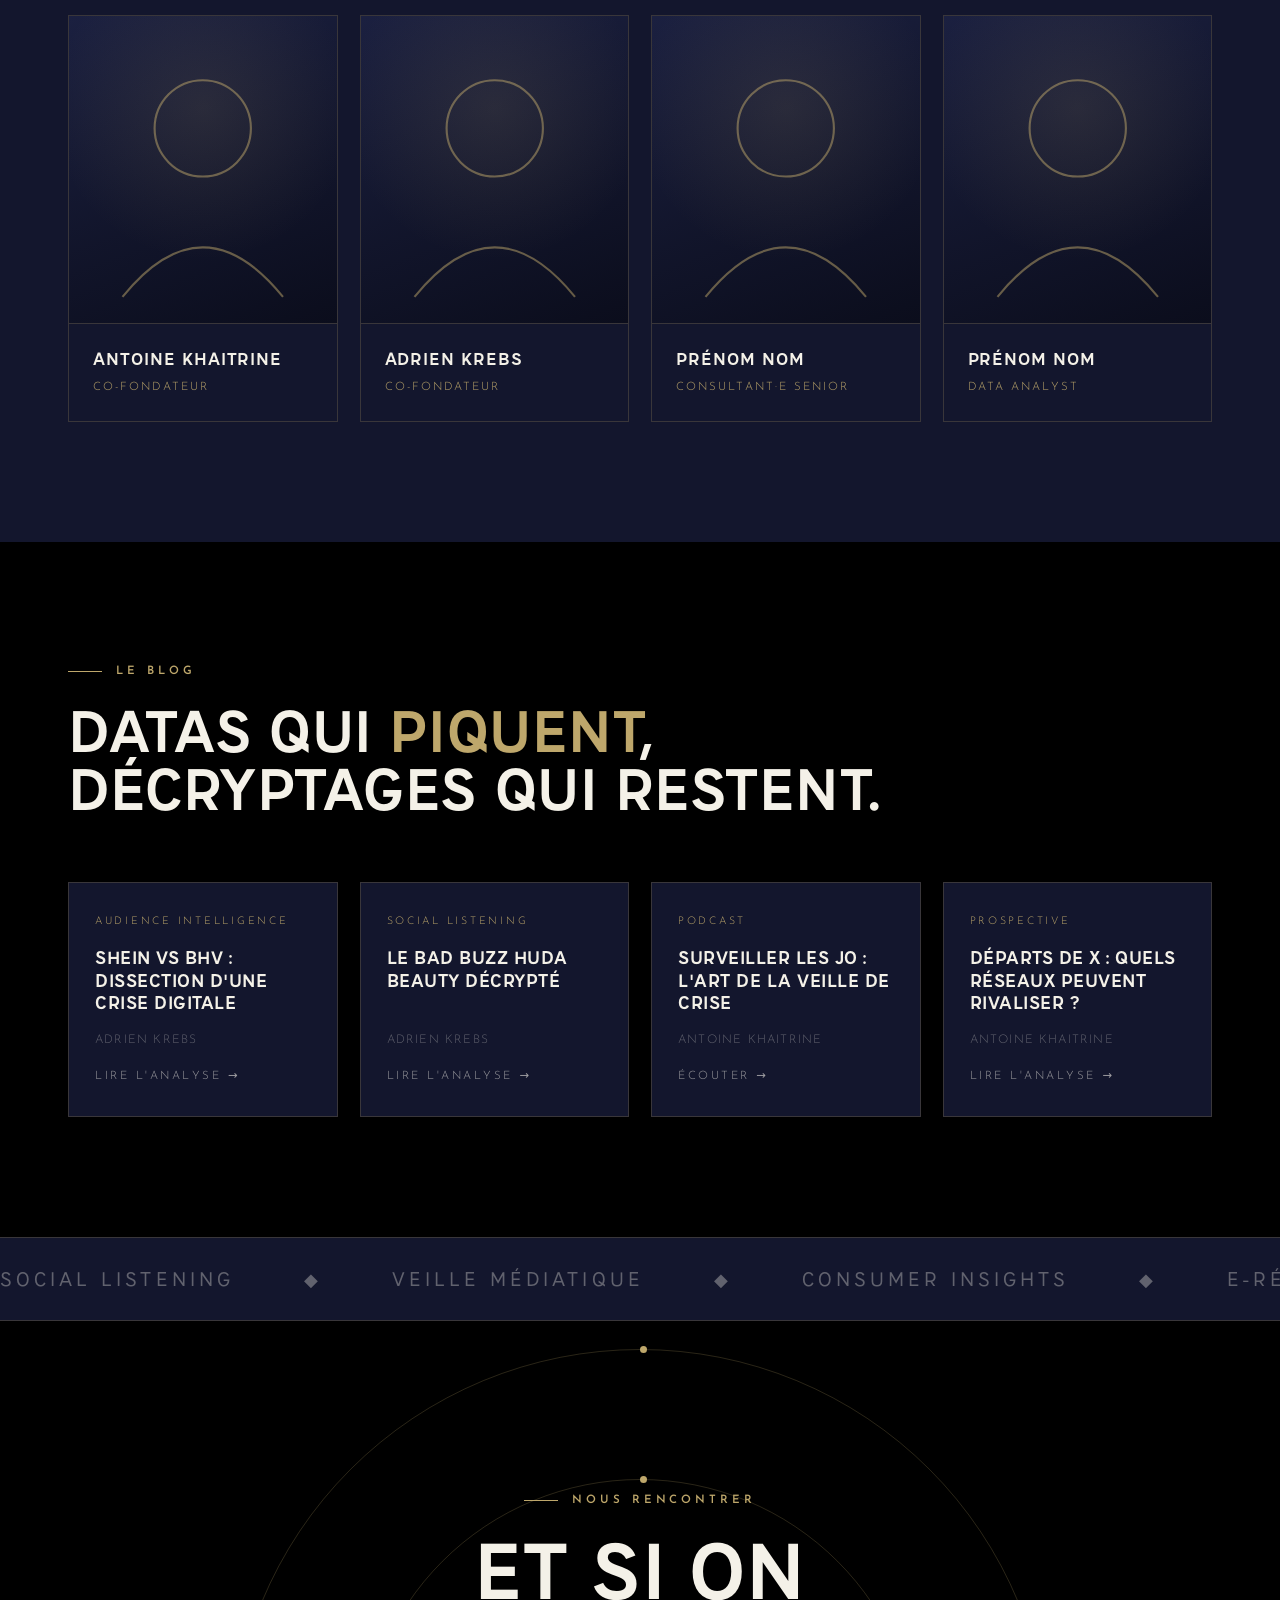
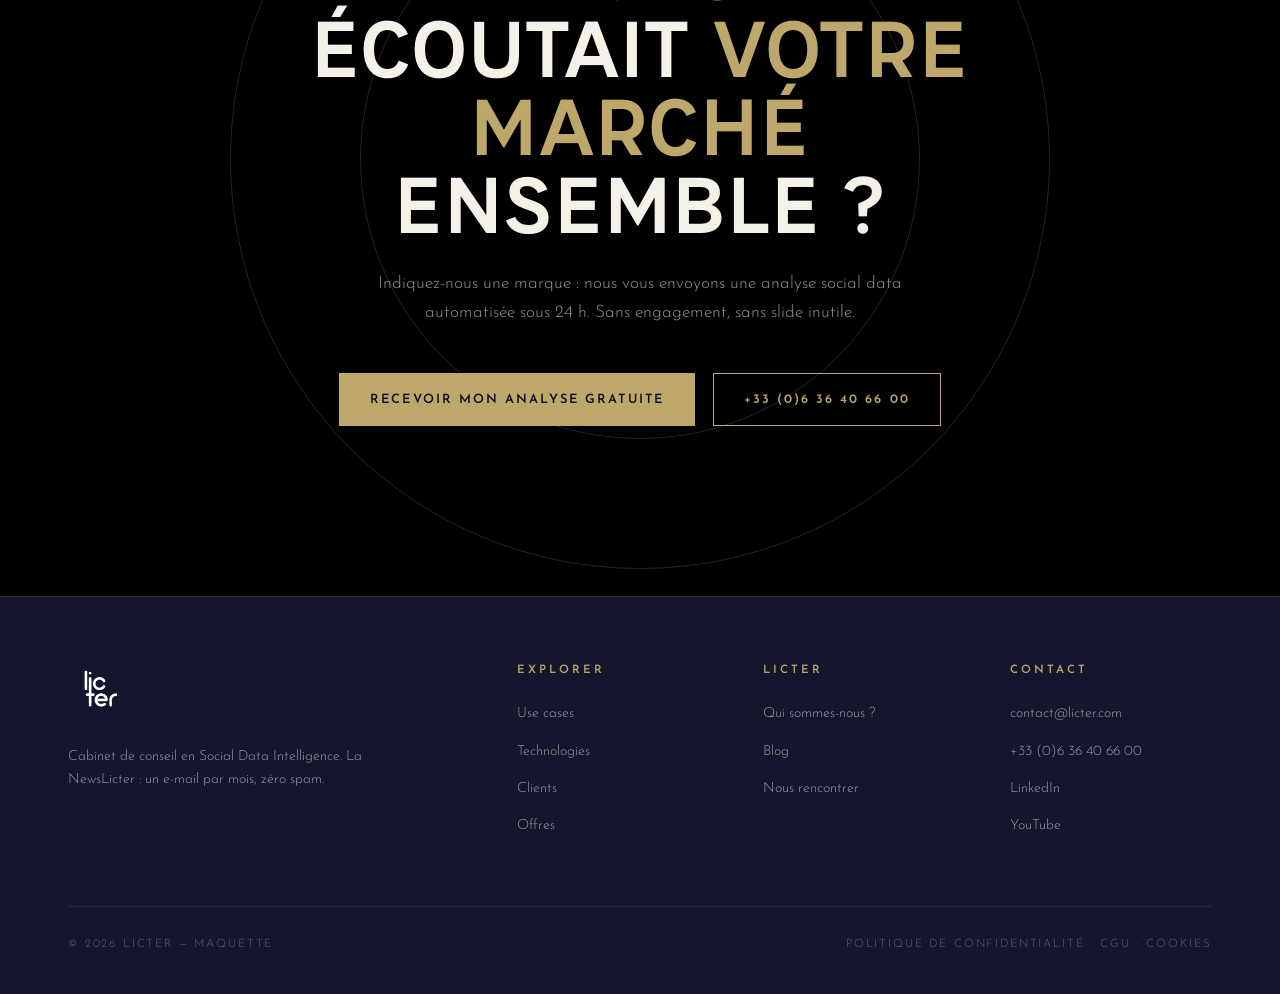
<file: maquette-licter.html>
<!DOCTYPE html>
<html lang="fr">
<head>
<meta charset="UTF-8">
<meta name="viewport" content="width=device-width, initial-scale=1.0">
<title>Licter — Social Data Intelligence</title>
<meta name="description" content="Licter, cabinet de conseil en Social Data Intelligence. La data du plus grand panel du monde : les réseaux sociaux.">
<link rel="preconnect" href="https://fonts.googleapis.com">
<link rel="preconnect" href="https://fonts.gstatic.com" crossorigin>
<link href="https://fonts.googleapis.com/css2?family=Josefin+Sans:ital,wght@0,300;0,400;0,500;0,600;1,400&display=swap" rel="stylesheet">
<style>
@font-face{
  font-family:'Aiglon';
  src:url([data-uri]) format('woff2');
  font-weight:400;font-style:normal;font-display:swap;
}
@font-face{
  font-family:'Aiglon';
  src:url([data-uri]) format('woff2');
  font-weight:700;font-style:normal;font-display:swap;
}

:root{
  --noir:#000000;        /* fond — brief : fonds noirs */
  --nuit:#0B0D1C;        /* noir bleuté profond */
  --bleu:#13162D;        /* bleu Licter — surfaces */
  --bleu-2:#1B2040;      /* surfaces élevées */
  --ligne:rgba(190,167,107,.22);
  --or:#BEA76B;          /* doré Licter */
  --or-clair:#DCC98F;
  --ivoire:#F4F1E8;
  --ivoire-60:rgba(244,241,232,.62);
  --ivoire-35:rgba(244,241,232,.35);
  --display:'Aiglon', Georgia, serif;
  --body:'Josefin Sans', 'Segoe UI', system-ui, sans-serif;
  --max:1200px;
}
*{margin:0;padding:0;box-sizing:border-box}
html{scroll-behavior:smooth}
body{
  background:var(--noir);
  color:var(--ivoire);
  font-family:var(--body);
  font-weight:300;
  line-height:1.65;
  overflow-x:hidden;
}
::selection{background:var(--or);color:var(--nuit)}
img{max-width:100%;display:block}
a{color:inherit;text-decoration:none}

/* ---------- utilitaires ---------- */
.wrap{max-width:var(--max);margin:0 auto;padding:0 28px}
.eyebrow{
  font-family:var(--body);font-weight:600;font-size:.72rem;
  letter-spacing:.34em;text-transform:uppercase;color:var(--or);
  display:flex;align-items:center;gap:14px;margin-bottom:22px;
}
.eyebrow::before{content:'';width:34px;height:1px;background:var(--or);display:inline-block}
h1,h2,h3{font-family:var(--display);font-weight:700;line-height:1.06;letter-spacing:.01em}
h2{font-size:clamp(2rem,4.4vw,3.4rem);text-transform:uppercase}
.gold{color:var(--or)}
.section{padding:120px 0;position:relative}
.lead{font-size:1.08rem;color:var(--ivoire-60);max-width:560px}

/* reveal au scroll */
.rv{opacity:0;transform:translateY(34px);transition:opacity .9s cubic-bezier(.19,1,.22,1),transform .9s cubic-bezier(.19,1,.22,1)}
.rv.in{opacity:1;transform:none}
.rv.d1{transition-delay:.12s}.rv.d2{transition-delay:.24s}.rv.d3{transition-delay:.36s}.rv.d4{transition-delay:.48s}

/* barre de progression scroll */
#progress{position:fixed;top:0;left:0;height:2px;width:0;background:linear-gradient(90deg,var(--or),var(--or-clair));z-index:1000}

/* curseur halo */
#halo{position:fixed;width:340px;height:340px;border-radius:50%;pointer-events:none;z-index:1;
  background:radial-gradient(circle,rgba(190,167,107,.10) 0%,transparent 65%);
  transform:translate(-50%,-50%);transition:opacity .4s;opacity:0}

/* ---------- nav ---------- */
nav{
  position:fixed;top:0;left:0;right:0;z-index:900;
  transition:background .4s,border-color .4s,padding .4s;
  border-bottom:1px solid transparent;padding:22px 0;
}
nav.scrolled{background:rgba(0,0,0,.72);backdrop-filter:blur(18px);border-color:var(--ligne);padding:14px 0}
.nav-inner{display:flex;align-items:center;justify-content:space-between;gap:24px}
.brand{display:flex;align-items:center;gap:12px}
.brand img{height:54px;width:54px}

.nav-links{display:flex;gap:34px;align-items:center;list-style:none}
.nav-links a{font-size:.82rem;font-weight:500;letter-spacing:.12em;text-transform:uppercase;color:var(--ivoire-60);position:relative;padding:4px 0;transition:color .3s}
.nav-links a::after{content:'';position:absolute;left:0;bottom:0;width:0;height:1px;background:var(--or);transition:width .35s cubic-bezier(.19,1,.22,1)}
.nav-links a:hover{color:var(--ivoire)}
.nav-links a:hover::after{width:100%}
.btn{
  display:inline-flex;align-items:center;gap:10px;
  font-family:var(--body);font-weight:600;font-size:.8rem;letter-spacing:.16em;text-transform:uppercase;
  padding:15px 30px;border:1px solid var(--or);color:var(--or);
  position:relative;overflow:hidden;transition:color .35s;cursor:pointer;background:transparent;
}
.btn::before{content:'';position:absolute;inset:0;background:var(--or);transform:scaleX(0);transform-origin:left;transition:transform .35s cubic-bezier(.19,1,.22,1);z-index:-1}
.btn:hover{color:var(--nuit)}
.btn:hover::before{transform:scaleX(1)}
.btn.plein{background:var(--or);color:var(--nuit)}
.btn.plein::before{background:var(--or-clair);transform:scaleX(0)}
.btn.plein:hover::before{transform:scaleX(1)}
.burger{display:none;background:none;border:none;color:var(--ivoire);font-size:1.6rem;cursor:pointer}

/* ---------- hero ---------- */
#hero{min-height:100vh;display:flex;align-items:center;position:relative;overflow:hidden}
#constellation{position:absolute;inset:0;width:100%;height:100%}
.hero-content{position:relative;z-index:2;padding:160px 0 80px}
.hero-badge{
  display:inline-flex;align-items:center;gap:10px;border:1px solid var(--ligne);
  padding:9px 18px;border-radius:100px;font-size:.72rem;letter-spacing:.22em;text-transform:uppercase;
  color:var(--ivoire-60);margin-bottom:34px;background:rgba(19,22,45,.5);backdrop-filter:blur(6px);
}
.hero-badge i{width:7px;height:7px;border-radius:50%;background:var(--or);display:inline-block;animation:pulse 2.2s infinite}
@keyframes pulse{0%,100%{box-shadow:0 0 0 0 rgba(190,167,107,.5)}50%{box-shadow:0 0 0 7px rgba(190,167,107,0)}}
h1{font-size:clamp(2.6rem,6.4vw,5.2rem);text-transform:uppercase;max-width:15ch}
.h1-line{display:block;overflow:hidden}
.h1-line span{display:inline-block;transform:translateY(110%);animation:rise 1.1s cubic-bezier(.19,1,.22,1) forwards}
.h1-line:nth-child(2) span{animation-delay:.14s}
.h1-line:nth-child(3) span{animation-delay:.28s}
@keyframes rise{to{transform:none}}
.hero-sub{margin-top:30px;font-size:1.12rem;color:var(--ivoire-60);max-width:520px;opacity:0;animation:fadeup 1s .55s forwards}
.hero-ctas{margin-top:44px;display:flex;gap:18px;flex-wrap:wrap;opacity:0;animation:fadeup 1s .75s forwards}
@keyframes fadeup{from{opacity:0;transform:translateY(20px)}to{opacity:1;transform:none}}
.hero-stats{
  margin-top:80px;display:grid;grid-template-columns:repeat(4,1fr);gap:1px;background:var(--ligne);
  border:1px solid var(--ligne);opacity:0;animation:fadeup 1s .95s forwards;
}
.stat{background:rgba(19,22,45,.6);backdrop-filter:blur(8px);padding:26px 28px}
.stat b{font-family:var(--display);font-weight:700;font-size:2.1rem;color:var(--or);display:block;line-height:1}
.stat small{font-size:.72rem;letter-spacing:.18em;text-transform:uppercase;color:var(--ivoire-35);display:block;margin-top:10px}
.scroll-hint{position:absolute;bottom:34px;left:50%;transform:translateX(-50%);z-index:2;
  font-size:.66rem;letter-spacing:.3em;text-transform:uppercase;color:var(--ivoire-35);display:flex;flex-direction:column;align-items:center;gap:12px}
.scroll-hint::after{content:'';width:1px;height:44px;background:linear-gradient(var(--or),transparent);animation:drop 1.8s infinite}
@keyframes drop{0%{transform:scaleY(0);transform-origin:top}45%{transform:scaleY(1);transform-origin:top}55%{transform:scaleY(1);transform-origin:bottom}100%{transform:scaleY(0);transform-origin:bottom}}

/* ---------- marquee ---------- */
.marquee{border-top:1px solid var(--ligne);border-bottom:1px solid var(--ligne);padding:26px 0;overflow:hidden;background:var(--bleu)}
.marquee-track{display:flex;gap:70px;width:max-content;animation:scroll 32s linear infinite}
.marquee:hover .marquee-track{animation-play-state:paused}
.marquee-track span{font-family:var(--display);font-weight:400;font-size:1.15rem;letter-spacing:.22em;text-transform:uppercase;color:var(--ivoire-35);white-space:nowrap;transition:color .3s}
.marquee-track span:hover{color:var(--or)}
.marquee-track em{color:var(--or);font-style:normal}
@keyframes scroll{to{transform:translateX(-50%)}}

/* ---------- use cases ---------- */
.grid-3{display:grid;grid-template-columns:repeat(3,1fr);gap:22px;margin-top:64px}
.case{
  border:1px solid var(--ligne);background:linear-gradient(160deg,var(--bleu) 0%,rgba(19,22,45,.4) 100%);
  padding:38px 32px;position:relative;transform-style:preserve-3d;transition:border-color .3s;will-change:transform;
}
.case:hover{border-color:rgba(190,167,107,.55)}
.case .num{font-family:var(--body);font-weight:600;font-size:.7rem;letter-spacing:.26em;color:var(--or);display:block;margin-bottom:52px}
.case h3{font-size:1.35rem;text-transform:uppercase;margin-bottom:14px}
.case p{font-size:.92rem;color:var(--ivoire-60)}
.case .fl{position:absolute;top:32px;right:32px;color:var(--or);opacity:0;transform:translate(-8px,8px);transition:.35s}
.case:hover .fl{opacity:1;transform:none}

/* ---------- techno ---------- */
#techno{background:var(--bleu)}
.tech-grid{display:grid;grid-template-columns:repeat(4,1fr);gap:0;margin-top:64px;border:1px solid var(--ligne)}
.tech{padding:44px 34px;border-right:1px solid var(--ligne);position:relative;overflow:hidden;transition:background .4s}
.tech:last-child{border-right:none}
.tech:hover{background:rgba(190,167,107,.05)}
.tech::after{content:'';position:absolute;bottom:0;left:0;width:100%;height:2px;background:var(--or);transform:scaleX(0);transform-origin:left;transition:transform .5s cubic-bezier(.19,1,.22,1)}
.tech:hover::after{transform:scaleX(1)}
.tech .q{font-family:var(--display);font-weight:700;font-size:.85rem;letter-spacing:.3em;color:var(--or);display:block;margin-bottom:20px}
.tech h3{font-size:1.06rem;text-transform:uppercase;letter-spacing:.06em;margin-bottom:14px}
.tech p{font-size:.88rem;color:var(--ivoire-60)}
.pipeline{margin-top:70px;position:relative;height:70px;display:none}
@media(min-width:900px){.pipeline{display:block}}
.pipeline svg{width:100%;height:100%;overflow:visible}

/* ---------- carte ---------- */
#carte .split{display:grid;grid-template-columns:1.5fr 1fr;gap:44px;align-items:stretch;margin-top:56px}
.map-frame{border:1px solid var(--ligne);background:var(--bleu);position:relative;padding:16px;display:flex;align-items:center}
#dotmap{width:100%;aspect-ratio:140/64;display:block;cursor:crosshair}
#tooltip{
  position:absolute;pointer-events:none;background:var(--nuit);border:1px solid var(--or);
  padding:12px 16px;font-size:.8rem;opacity:0;transition:opacity .2s;z-index:5;min-width:170px;
}
#tooltip b{font-family:var(--display);letter-spacing:.08em;color:var(--or);display:block;font-size:.9rem;text-transform:uppercase}
#tooltip small{color:var(--ivoire-60)}
.feed{border:1px solid var(--ligne);background:var(--bleu);display:flex;flex-direction:column;overflow:hidden}
.feed-head{padding:20px 24px;border-bottom:1px solid var(--ligne);display:flex;align-items:center;gap:12px;
  font-size:.72rem;letter-spacing:.26em;text-transform:uppercase;color:var(--ivoire-60)}
.feed-head i{width:8px;height:8px;border-radius:50%;background:#5ecb8f;animation:pulse 1.6s infinite}
#feed-list{padding:12px;display:flex;flex-direction:column;gap:10px;flex:1}
.mention{border:1px solid rgba(244,241,232,.08);background:rgba(0,0,0,.4);padding:14px 16px;animation:slidein .5s cubic-bezier(.19,1,.22,1)}
@keyframes slidein{from{opacity:0;transform:translateY(-14px)}to{opacity:1;transform:none}}
.mention .meta{display:flex;justify-content:space-between;font-size:.68rem;letter-spacing:.14em;text-transform:uppercase;color:var(--ivoire-35);margin-bottom:7px}
.mention .meta .pos{color:#5ecb8f}.mention .meta .neg{color:#d97a6a}.mention .meta .neu{color:var(--or)}
.mention p{font-size:.85rem;color:var(--ivoire-60)}

/* ---------- offres ---------- */
#offres{background:var(--bleu)}
.offres-grid{display:grid;grid-template-columns:1fr 1fr;gap:22px;margin-top:64px}
.offre{
  border:1px solid var(--ligne);padding:52px 44px;position:relative;overflow:hidden;
  background:linear-gradient(150deg,rgba(0,0,0,.5),rgba(0,0,0,.2));transition:transform .5s cubic-bezier(.19,1,.22,1),border-color .4s;
}
.offre:hover{transform:translateY(-8px);border-color:rgba(190,167,107,.6)}
.offre::before{content:'';position:absolute;top:-90px;right:-90px;width:230px;height:230px;border-radius:50%;
  background:radial-gradient(circle,rgba(190,167,107,.16),transparent 70%);transition:transform .6s}
.offre:hover::before{transform:scale(1.5)}
.offre .tag{font-size:.68rem;letter-spacing:.28em;text-transform:uppercase;color:var(--or);border:1px solid var(--ligne);padding:7px 14px;display:inline-block;margin-bottom:30px}
.offre h3{font-size:1.9rem;text-transform:uppercase;margin-bottom:18px}
.offre p{color:var(--ivoire-60);margin-bottom:30px;max-width:44ch}
.offre ul{list-style:none;margin-bottom:38px}
.offre li{padding:11px 0;border-bottom:1px solid rgba(244,241,232,.07);font-size:.92rem;color:var(--ivoire-60);display:flex;gap:12px;align-items:baseline}
.offre li::before{content:'◆';color:var(--or);font-size:.6rem}

/* ---------- clients vidéos ---------- */
.videos{display:grid;grid-template-columns:repeat(3,1fr);gap:22px;margin-top:64px}
.video{
  aspect-ratio:4/4.6;border:1px solid var(--ligne);position:relative;overflow:hidden;cursor:pointer;
  display:flex;flex-direction:column;justify-content:flex-end;padding:30px;
}
.video .bg{position:absolute;inset:0;transition:transform .8s cubic-bezier(.19,1,.22,1)}
.video:hover .bg{transform:scale(1.06)}
.video .bg.v1{background:radial-gradient(circle at 30% 25%,#243056 0%,var(--bleu) 55%,var(--nuit) 100%)}
.video .bg.v2{background:radial-gradient(circle at 70% 30%,#2c2a4e 0%,var(--bleu) 55%,var(--nuit) 100%)}
.video .bg.v3{background:radial-gradient(circle at 45% 70%,#1e2c50 0%,var(--bleu) 55%,var(--nuit) 100%)}
.video .bg::after{content:'';position:absolute;inset:0;background:
  repeating-linear-gradient(0deg,transparent 0 26px,rgba(190,167,107,.05) 26px 27px),
  repeating-linear-gradient(90deg,transparent 0 26px,rgba(190,167,107,.05) 26px 27px)}
.play{
  position:absolute;top:50%;left:50%;transform:translate(-50%,-60%);width:72px;height:72px;border-radius:50%;
  border:1px solid var(--or);display:flex;align-items:center;justify-content:center;transition:.4s;background:rgba(0,0,0,.35);backdrop-filter:blur(4px);
}
.play::after{content:'';border-left:14px solid var(--or);border-top:9px solid transparent;border-bottom:9px solid transparent;margin-left:4px}
.video:hover .play{background:var(--or)}
.video:hover .play::after{border-left-color:var(--nuit)}
.video .vmeta{position:relative;z-index:2}
.video .vmeta small{font-size:.68rem;letter-spacing:.26em;text-transform:uppercase;color:var(--or);display:block;margin-bottom:10px}
.video .vmeta h3{font-size:1.2rem;text-transform:uppercase;line-height:1.25}
.video .duree{position:absolute;top:22px;right:22px;font-size:.7rem;letter-spacing:.14em;color:var(--ivoire-60);border:1px solid rgba(244,241,232,.15);padding:5px 10px;z-index:2}

/* ---------- équipe ---------- */
#equipe{background:var(--bleu)}
.quote{font-family:var(--display);font-weight:400;font-size:clamp(1.5rem,3vw,2.3rem);line-height:1.3;max-width:21ch;margin-top:44px}
.quote .gold{font-weight:700}
.signature{margin-top:30px;font-size:.85rem;letter-spacing:.2em;text-transform:uppercase;color:var(--ivoire-60)}
.team{display:grid;grid-template-columns:repeat(4,1fr);gap:22px;margin-top:70px}
.membre{border:1px solid var(--ligne);overflow:hidden;position:relative}
.membre .photo{aspect-ratio:1/1.15;background:linear-gradient(160deg,var(--bleu-2),var(--nuit));position:relative;overflow:hidden}
.membre .photo::after{content:'';position:absolute;inset:0;background:radial-gradient(circle at 50% 30%,rgba(190,167,107,.12),transparent 60%)}
.membre .photo svg{position:absolute;inset:0;width:100%;height:100%;opacity:.5;transition:transform .7s cubic-bezier(.19,1,.22,1)}
.membre:hover .photo svg{transform:scale(1.1) rotate(3deg)}
.membre .id{padding:22px 24px;border-top:1px solid var(--ligne)}
.membre .id b{font-family:var(--display);letter-spacing:.06em;text-transform:uppercase;display:block;font-size:1rem}
.membre .id small{font-size:.72rem;letter-spacing:.18em;text-transform:uppercase;color:var(--or)}

/* ---------- blog ---------- */
.articles{display:grid;grid-template-columns:repeat(4,1fr);gap:22px;margin-top:64px}
.article{border:1px solid var(--ligne);padding:30px 26px;display:flex;flex-direction:column;gap:16px;background:var(--bleu);transition:transform .45s cubic-bezier(.19,1,.22,1),border-color .3s}
.article:hover{transform:translateY(-8px);border-color:rgba(190,167,107,.55)}
.article .cat{font-size:.66rem;letter-spacing:.26em;text-transform:uppercase;color:var(--or)}
.article h3{font-size:1.05rem;line-height:1.35;text-transform:uppercase;letter-spacing:.03em;flex:1}
.article .auteur{font-size:.75rem;color:var(--ivoire-35);letter-spacing:.1em;text-transform:uppercase}
.article .lire{font-size:.72rem;letter-spacing:.22em;text-transform:uppercase;color:var(--ivoire-60);display:flex;gap:10px;align-items:center;transition:color .3s,gap .3s}
.article:hover .lire{color:var(--or);gap:16px}

/* ---------- CTA final ---------- */
#contact{text-align:center;overflow:hidden;position:relative}
#contact h2{font-size:clamp(2.4rem,6vw,4.6rem);max-width:16ch;margin:0 auto 26px}
#contact .lead{margin:0 auto 46px}
.ring{position:absolute;border:1px solid var(--ligne);border-radius:50%;left:50%;top:50%;transform:translate(-50%,-50%);animation:spin 40s linear infinite;pointer-events:none}
.ring.r1{width:560px;height:560px}
.ring.r2{width:820px;height:820px;animation-duration:70s;animation-direction:reverse}
.ring i{position:absolute;top:-4px;left:50%;width:7px;height:7px;border-radius:50%;background:var(--or)}
@keyframes spin{to{transform:translate(-50%,-50%) rotate(360deg)}}

/* ---------- footer ---------- */
footer{border-top:1px solid var(--ligne);padding:64px 0 40px;background:var(--bleu)}
.foot-grid{display:grid;grid-template-columns:2fr 1fr 1fr 1fr;gap:44px;margin-bottom:56px}
.foot-grid h4{font-family:var(--body);font-weight:600;font-size:.72rem;letter-spacing:.26em;text-transform:uppercase;color:var(--or);margin-bottom:20px}
.foot-grid ul{list-style:none}
.foot-grid li{margin-bottom:11px}
.foot-grid a{font-size:.88rem;color:var(--ivoire-60);transition:color .3s}
.foot-grid a:hover{color:var(--or)}
.foot-bottom{border-top:1px solid rgba(244,241,232,.08);padding-top:28px;display:flex;justify-content:space-between;gap:20px;flex-wrap:wrap;font-size:.72rem;letter-spacing:.16em;text-transform:uppercase;color:var(--ivoire-35)}

/* ---------- responsive ---------- */
@media(max-width:1000px){
  .grid-3,.videos{grid-template-columns:repeat(2,1fr)}
  .tech-grid{grid-template-columns:repeat(2,1fr)}
  .tech:nth-child(2){border-right:none}
  .tech:nth-child(-n+2){border-bottom:1px solid var(--ligne)}
  .articles,.team{grid-template-columns:repeat(2,1fr)}
  #carte .split{grid-template-columns:1fr}
  .offres-grid{grid-template-columns:1fr}
  .foot-grid{grid-template-columns:1fr 1fr}
}
@media(max-width:720px){
  .nav-links{position:fixed;inset:0;background:var(--noir);flex-direction:column;justify-content:center;gap:30px;
    transform:translateX(100%);transition:transform .45s cubic-bezier(.19,1,.22,1);z-index:950}
  .nav-links.open{transform:none}
  .nav-links a{font-size:1.1rem}
  .burger{display:block;position:relative;z-index:960}
  .hero-stats{grid-template-columns:1fr 1fr}
  .grid-3,.videos,.articles,.team{grid-template-columns:1fr}
  .section{padding:80px 0}
  #halo{display:none}
}
@media(prefers-reduced-motion:reduce){
  *,*::before,*::after{animation-duration:.01ms!important;animation-iteration-count:1!important;transition-duration:.01ms!important}
  .h1-line span{transform:none}
  .hero-sub,.hero-ctas,.hero-stats{opacity:1}
  .rv{opacity:1;transform:none}
}
</style>
</head>
<body>

<div id="progress"></div>
<div id="halo"></div>

<!-- ============ NAVIGATION ============ -->
<nav id="nav">
  <div class="wrap nav-inner">
    <a href="#hero" class="brand">
      <img src="[data-uri]" alt="Licter — accueil">
    </a>
    <ul class="nav-links" id="navlinks">
      <li><a href="#usecases">Use cases</a></li>
      <li><a href="#techno">Technologies</a></li>
      <li><a href="#clients">Clients</a></li>
      <li><a href="#offres">Offres</a></li>
      <li><a href="#equipe">Équipe</a></li>
      <li><a href="#blog">Blog</a></li>
      <li><a href="#contact" class="btn" style="padding:12px 22px">Nous rencontrer</a></li>
    </ul>
    <button class="burger" id="burger" aria-label="Menu">☰</button>
  </div>
</nav>

<!-- ============ HERO ============ -->
<header id="hero">
  <canvas id="constellation" aria-hidden="true"></canvas>
  <div class="wrap hero-content">
    <div class="hero-badge"><i></i> Top 50 mondial · Social Intelligence Insider</div>
    <h1>
      <span class="h1-line"><span>La data du</span></span>
      <span class="h1-line"><span><em class="gold" style="font-style:normal">plus grand panel</em></span></span>
      <span class="h1-line"><span>du monde.</span></span>
    </h1>
    <p class="hero-sub">Licter est le cabinet de conseil en Social Data Intelligence qui transforme les conversations du web et des réseaux sociaux en décisions : veille, social listening, consumer insights.</p>
    <div class="hero-ctas">
      <a href="#offres" class="btn plein">Découvrir nos offres</a>
      <a href="#carte" class="btn">Voir la data en direct</a>
    </div>
    <div class="hero-stats">
      <div class="stat"><b data-count="50" data-suffix="+">0</b><small>clients accompagnés</small></div>
      <div class="stat"><b data-count="3" data-suffix=" Mds">0</b><small>de voix analysées</small></div>
      <div class="stat"><b data-count="20" data-suffix="+">0</b><small>langues couvertes</small></div>
      <div class="stat"><b data-count="15" data-suffix=" min">0</b><small>pour vous alerter, 24/7</small></div>
    </div>
  </div>
  <div class="scroll-hint">Défiler</div>
</header>

<!-- ============ MARQUEE CLIENTS ============ -->
<div class="marquee" aria-label="Ils nous font confiance">
  <div class="marquee-track" id="mq1">
    <span>HP</span><span>◆</span><span>La Poste</span><span>◆</span><span>Decathlon</span><span>◆</span><span>Société Générale</span><span>◆</span><span>L'Oréal</span><span>◆</span><span>Danone</span><span>◆</span><span>CentraleSupélec</span><span>◆</span><span><em>50+ entreprises nous font confiance</em></span><span>◆</span>
  </div>
</div>

<!-- ============ USE CASES ============ -->
<section class="section" id="usecases">
  <div class="wrap">
    <div class="eyebrow rv">Nos use cases</div>
    <h2 class="rv d1">Chaque question business<br>a sa <span class="gold">réponse data</span>.</h2>
    <div class="grid-3">
      <div class="case rv"><span class="num">Performance</span><span class="fl">↗</span><h3>Social Performance</h3><p>Mesurez l'impact réel de vos prises de parole et campagnes, et pilotez le ROI de vos actions sociales.</p></div>
      <div class="case rv d1"><span class="num">Marché</span><span class="fl">↗</span><h3>Consumer Intelligence</h3><p>Comprenez ce qui motive et séduit vos cibles à travers leurs conversations spontanées.</p></div>
      <div class="case rv d2"><span class="num">Écoute</span><span class="fl">↗</span><h3>Social Listening</h3><p>Analysez contenus, sentiments et interactions pour capter les signaux faibles avant vos concurrents.</p></div>
      <div class="case rv"><span class="num">Protection</span><span class="fl">↗</span><h3>Veille 24/24</h3><p>Gardez un temps d'avance sur le tempo médiatique et protégez votre réputation en continu.</p></div>
      <div class="case rv d1"><span class="num">Produit</span><span class="fl">↗</span><h3>Innovation Produit</h3><p>Détectez les besoins émergents et testez vos concepts auprès du plus grand panel du monde.</p></div>
      <div class="case rv d2"><span class="num">Influence</span><span class="fl">↗</span><h3>Influenceurs</h3><p>Identifiez les voix qui comptent vraiment pour votre marque, au-delà des chiffres de followers.</p></div>
    </div>
  </div>
</section>

<!-- ============ TECHNOLOGIES ============ -->
<section class="section" id="techno">
  <div class="wrap">
    <div class="eyebrow rv">Nos technologies</div>
    <h2 class="rv d1">Des algorithmes propriétaires,<br>des <span class="gold">experts</span> aux commandes.</h2>
    <p class="lead rv d2" style="margin-top:26px">Nous combinons la puissance de nos algorithmes, les meilleurs outils du marché et l'exigence de consultants en social data.</p>
    <div class="tech-grid rv d2">
      <div class="tech"><span class="q">Quoi ?</span><h3>Social Listening</h3><p>Analyse des conversations numériques : contenus, sentiments, interactions.</p></div>
      <div class="tech"><span class="q">Qui ?</span><h3>Audience Intelligence</h3><p>Identification des traits qui rendent une audience unique et connectée.</p></div>
      <div class="tech"><span class="q">Pourquoi ?</span><h3>Digital Panel</h3><p>Les opinions de près de 3 milliards de consommateurs, au prisme global et local.</p></div>
      <div class="tech"><span class="q">Comment ?</span><h3>Search Listening</h3><p>Les données de recherche (Google, Amazon…) pour saisir les vrais besoins.</p></div>
    </div>
    <div class="pipeline rv d3">
      <svg viewBox="0 0 1200 70" preserveAspectRatio="none">
        <line x1="0" y1="35" x2="1200" y2="35" stroke="rgba(190,167,107,.25)" stroke-width="1"/>
        <circle class="pip" r="4" fill="#BEA76B"><animateMotion dur="6s" repeatCount="indefinite" path="M0,35 L1200,35"/></circle>
        <circle class="pip" r="3" fill="#DCC98F" opacity=".7"><animateMotion dur="6s" begin="2s" repeatCount="indefinite" path="M0,35 L1200,35"/></circle>
        <circle class="pip" r="2.5" fill="#F4F1E8" opacity=".5"><animateMotion dur="6s" begin="4s" repeatCount="indefinite" path="M0,35 L1200,35"/></circle>
        <text x="0" y="16" fill="rgba(244,241,232,.35)" font-size="10" letter-spacing="3">DATA BRUTE</text>
        <text x="1200" y="16" fill="#BEA76B" font-size="10" letter-spacing="3" text-anchor="end">DÉCISION</text>
      </svg>
    </div>
  </div>
</section>

<!-- ============ CARTE INTERACTIVE ============ -->
<section class="section" id="carte">
  <div class="wrap">
    <div class="eyebrow rv">Veille mondiale · VIGIE360</div>
    <h2 class="rv d1">Une veille qui<br><span class="gold">ne dort jamais</span>.</h2>
    <p class="lead rv d2" style="margin-top:26px">20+ langues, tous les fuseaux, une alerte en 15 minutes. Survolez la carte : chaque point est une conversation qui compte.</p>
    <div class="split">
      <div class="map-frame rv d2">
        <canvas id="dotmap"></canvas>
        <div id="tooltip"></div>
      </div>
      <aside class="feed rv d3" aria-label="Flux de veille simulé">
        <div class="feed-head"><i></i> Flux de mentions — démo</div>
        <div id="feed-list"></div>
      </aside>
    </div>
  </div>
</section>

<!-- ============ OFFRES ============ -->
<section class="section" id="offres">
  <div class="wrap">
    <div class="eyebrow rv">Nos offres</div>
    <h2 class="rv d1">Deux offres, <span class="gold">zéro surprise</span>.</h2>
    <div class="offres-grid">
      <div class="offre rv d1">
        <span class="tag">Études & Insights</span>
        <h3>Social Insights</h3>
        <p>Vos analyses social data méritent des experts. Nos consultants cadrent, paramètrent et produisent vos études via un modèle 100 % transparent.</p>
        <ul>
          <li>Forfait fixe, études illimitées</li>
          <li>Consultants dédiés à votre secteur</li>
          <li>Insights actionnables, pas des dashboards vides</li>
        </ul>
        <a href="#contact" class="btn">Tester l'offre</a>
      </div>
      <div class="offre rv d2">
        <span class="tag">Veille & Réputation</span>
        <h3>Veille VIGIE360</h3>
        <p>Gardez toujours un temps d'avance sur le tempo médiatique avec une veille qui protège déjà 25+ clients, en continu.</p>
        <ul>
          <li>Alerte en 15 minutes, 24/7</li>
          <li>Couverture 20+ langues, monde entier</li>
          <li>Cellule de crise activable à tout moment</li>
        </ul>
        <a href="#contact" class="btn">Tester l'offre</a>
      </div>
    </div>
  </div>
</section>

<!-- ============ CLIENTS (VIDÉOS) ============ -->
<section class="section" id="clients">
  <div class="wrap">
    <div class="eyebrow rv">Nos clients</div>
    <h2 class="rv d1">Ils racontent mieux<br>que nous. <span class="gold">En vidéo.</span></h2>
    <div class="videos">
      <div class="video rv" role="button" tabindex="0" aria-label="Voir le témoignage HP">
        <div class="bg v1"></div><span class="duree">02:14</span><span class="play"></span>
        <div class="vmeta"><small>HP · USA · 2023</small><h3>Segmenter des niches avec 5 000+ critères</h3></div>
      </div>
      <div class="video rv d1" role="button" tabindex="0" aria-label="Voir le témoignage La Poste">
        <div class="bg v2"></div><span class="duree">01:47</span><span class="play"></span>
        <div class="vmeta"><small>La Poste · France · 2023</small><h3>Calculer le ROI marketing grâce à la social data</h3></div>
      </div>
      <div class="video rv d2" role="button" tabindex="0" aria-label="Voir le témoignage secteur luxe">
        <div class="bg v3"></div><span class="duree">02:32</span><span class="play"></span>
        <div class="vmeta"><small>Leader mondial du luxe · 2024</small><h3>Veiller la réputation d'une CEO monde, 24/7</h3></div>
      </div>
    </div>
  </div>
</section>

<!-- ============ ÉQUIPE ============ -->
<section class="section" id="equipe">
  <div class="wrap">
    <div class="eyebrow rv">Qui sommes-nous ?</div>
    <h2 class="rv d1">L'équipe</h2>
    <blockquote class="quote rv d2">« Notre vision : remplacer l'intuition par la data du <span class="gold">plus grand panel du monde</span>. »</blockquote>
    <p class="signature rv d3">Antoine Khaitrine & Adrien Krebs — Co-fondateurs</p>
    <div class="team">
      <div class="membre rv"><div class="photo"><svg viewBox="0 0 100 115"><circle cx="50" cy="42" r="18" fill="none" stroke="#BEA76B" stroke-width=".8"/><path d="M20 105 Q50 68 80 105" fill="none" stroke="#BEA76B" stroke-width=".8"/></svg></div><div class="id"><b>Antoine Khaitrine</b><small>Co-fondateur</small></div></div>
      <div class="membre rv d1"><div class="photo"><svg viewBox="0 0 100 115"><circle cx="50" cy="42" r="18" fill="none" stroke="#BEA76B" stroke-width=".8"/><path d="M20 105 Q50 68 80 105" fill="none" stroke="#BEA76B" stroke-width=".8"/></svg></div><div class="id"><b>Adrien Krebs</b><small>Co-fondateur</small></div></div>
      <div class="membre rv d2"><div class="photo"><svg viewBox="0 0 100 115"><circle cx="50" cy="42" r="18" fill="none" stroke="#BEA76B" stroke-width=".8"/><path d="M20 105 Q50 68 80 105" fill="none" stroke="#BEA76B" stroke-width=".8"/></svg></div><div class="id"><b>Prénom Nom</b><small>Consultant·e senior</small></div></div>
      <div class="membre rv d3"><div class="photo"><svg viewBox="0 0 100 115"><circle cx="50" cy="42" r="18" fill="none" stroke="#BEA76B" stroke-width=".8"/><path d="M20 105 Q50 68 80 105" fill="none" stroke="#BEA76B" stroke-width=".8"/></svg></div><div class="id"><b>Prénom Nom</b><small>Data analyst</small></div></div>
    </div>
  </div>
</section>

<!-- ============ BLOG ============ -->
<section class="section" id="blog">
  <div class="wrap">
    <div class="eyebrow rv">Le blog</div>
    <h2 class="rv d1">Datas qui <span class="gold">piquent</span>,<br>décryptages qui restent.</h2>
    <div class="articles">
      <a href="#" class="article rv"><span class="cat">Audience Intelligence</span><h3>Shein vs BHV : dissection d'une crise digitale</h3><span class="auteur">Adrien Krebs</span><span class="lire">Lire l'analyse →</span></a>
      <a href="#" class="article rv d1"><span class="cat">Social Listening</span><h3>Le bad buzz Huda Beauty décrypté</h3><span class="auteur">Adrien Krebs</span><span class="lire">Lire l'analyse →</span></a>
      <a href="#" class="article rv d2"><span class="cat">Podcast</span><h3>Surveiller les JO : l'art de la veille de crise</h3><span class="auteur">Antoine Khaitrine</span><span class="lire">Écouter →</span></a>
      <a href="#" class="article rv d3"><span class="cat">Prospective</span><h3>Départs de X : quels réseaux peuvent rivaliser ?</h3><span class="auteur">Antoine Khaitrine</span><span class="lire">Lire l'analyse →</span></a>
    </div>
  </div>
</section>

<!-- marquee mots-clés SEO -->
<div class="marquee" aria-hidden="true">
  <div class="marquee-track" id="mq2">
    <span>Social listening</span><span>◆</span><span>Veille médiatique</span><span>◆</span><span>Consumer insights</span><span>◆</span><span>E-réputation</span><span>◆</span><span>Gestion de crise</span><span>◆</span><span>Audience intelligence</span><span>◆</span><span>Search listening</span><span>◆</span><span>Étude de marché social data</span><span>◆</span>
  </div>
</div>

<!-- ============ CTA / CONTACT ============ -->
<section class="section" id="contact" style="padding:170px 0">
  <div class="ring r1"><i></i></div>
  <div class="ring r2"><i></i></div>
  <div class="wrap" style="position:relative;z-index:2">
    <div class="eyebrow rv" style="justify-content:center">Nous rencontrer</div>
    <h2 class="rv d1">Et si on écoutait <span class="gold">votre marché</span> ensemble ?</h2>
    <p class="lead rv d2">Indiquez-nous une marque : nous vous envoyons une analyse social data automatisée sous 24 h. Sans engagement, sans slide inutile.</p>
    <div class="rv d3" style="display:flex;gap:18px;justify-content:center;flex-wrap:wrap">
      <a href="mailto:contact@licter.com" class="btn plein">Recevoir mon analyse gratuite</a>
      <a href="tel:+33636406600" class="btn">+33 (0)6 36 40 66 00</a>
    </div>
  </div>
</section>

<!-- ============ FOOTER ============ -->
<footer>
  <div class="wrap">
    <div class="foot-grid">
      <div>
        <div class="brand" style="margin-bottom:20px"><img src="[data-uri]" alt="Licter" style="height:64px;width:64px"></div>
        <p style="font-size:.88rem;color:var(--ivoire-60);max-width:34ch">Cabinet de conseil en Social Data Intelligence. La NewsLicter : un e-mail par mois, zéro spam.</p>
      </div>
      <div><h4>Explorer</h4><ul><li><a href="#usecases">Use cases</a></li><li><a href="#techno">Technologies</a></li><li><a href="#clients">Clients</a></li><li><a href="#offres">Offres</a></li></ul></div>
      <div><h4>Licter</h4><ul><li><a href="#equipe">Qui sommes-nous ?</a></li><li><a href="#blog">Blog</a></li><li><a href="#contact">Nous rencontrer</a></li></ul></div>
      <div><h4>Contact</h4><ul><li><a href="mailto:contact@licter.com">contact@licter.com</a></li><li><a href="tel:+33636406600">+33 (0)6 36 40 66 00</a></li><li><a href="#">LinkedIn</a></li><li><a href="#">YouTube</a></li></ul></div>
    </div>
    <div class="foot-bottom">
      <span>© 2026 Licter — Maquette</span>
      <span>Politique de confidentialité · CGU · Cookies</span>
    </div>
  </div>
</footer>

<script>
(function(){
"use strict";
const reduced = window.matchMedia('(prefers-reduced-motion: reduce)').matches;

/* ---------- nav ---------- */
const nav = document.getElementById('nav');
addEventListener('scroll', () => {
  nav.classList.toggle('scrolled', scrollY > 40);
  document.getElementById('progress').style.width =
    (scrollY / (document.documentElement.scrollHeight - innerHeight) * 100) + '%';
}, {passive:true});

const burger = document.getElementById('burger');
const links = document.getElementById('navlinks');
burger.addEventListener('click', () => links.classList.toggle('open'));
links.querySelectorAll('a').forEach(a => a.addEventListener('click', () => links.classList.remove('open')));

/* ---------- halo curseur ---------- */
const halo = document.getElementById('halo');
if(!reduced){
  addEventListener('mousemove', e => {
    halo.style.opacity = 1;
    halo.style.left = e.clientX + 'px';
    halo.style.top = e.clientY + 'px';
  }, {passive:true});
}

/* ---------- reveal ---------- */
const io = new IntersectionObserver(entries => {
  entries.forEach(e => { if(e.isIntersecting){ e.target.classList.add('in'); io.unobserve(e.target); } });
}, {threshold:.15});
document.querySelectorAll('.rv').forEach(el => io.observe(el));

/* ---------- compteurs ---------- */
const cio = new IntersectionObserver(entries => {
  entries.forEach(entry => {
    if(!entry.isIntersecting) return;
    cio.unobserve(entry.target);
    const el = entry.target, target = +el.dataset.count, suf = el.dataset.suffix || '';
    if(reduced){ el.textContent = target + suf; return; }
    const t0 = performance.now(), dur = 1600;
    (function tick(t){
      const p = Math.min((t - t0) / dur, 1), e = 1 - Math.pow(1 - p, 3);
      el.textContent = Math.round(target * e) + suf;
      if(p < 1) requestAnimationFrame(tick);
    })(t0);
  });
}, {threshold:.6});
document.querySelectorAll('[data-count]').forEach(el => cio.observe(el));

/* ---------- marquees : dupliquer le contenu ---------- */
['mq1','mq2'].forEach(id => { const m = document.getElementById(id); m.innerHTML += m.innerHTML; });

/* ---------- constellation hero ---------- */
const canvas = document.getElementById('constellation');
const ctx = canvas.getContext('2d');
let W, H, pts = [], mouse = {x:-9999, y:-9999};
function resize(){
  W = canvas.width = canvas.offsetWidth * devicePixelRatio;
  H = canvas.height = canvas.offsetHeight * devicePixelRatio;
  const n = Math.min(110, Math.floor(canvas.offsetWidth / 12));
  pts = Array.from({length:n}, () => ({
    x: Math.random()*W, y: Math.random()*H,
    vx: (Math.random()-.5)*.22*devicePixelRatio,
    vy: (Math.random()-.5)*.22*devicePixelRatio,
    r: (Math.random()*1.8+.8)*devicePixelRatio,
    gold: Math.random() < .28
  }));
}
resize(); addEventListener('resize', resize);
canvas.parentElement.addEventListener('mousemove', e => {
  const b = canvas.getBoundingClientRect();
  mouse.x = (e.clientX - b.left) * devicePixelRatio;
  mouse.y = (e.clientY - b.top) * devicePixelRatio;
});
canvas.parentElement.addEventListener('mouseleave', () => { mouse.x = mouse.y = -9999; });
const LINK = 130 * devicePixelRatio;
function drawConst(){
  ctx.clearRect(0,0,W,H);
  for(const p of pts){
    p.x += p.vx; p.y += p.vy;
    if(p.x < 0 || p.x > W) p.vx *= -1;
    if(p.y < 0 || p.y > H) p.vy *= -1;
    const dm = Math.hypot(p.x - mouse.x, p.y - mouse.y);
    if(dm < 180*devicePixelRatio){ p.x += (p.x - mouse.x)/dm * .6; p.y += (p.y - mouse.y)/dm * .6; }
    ctx.beginPath();
    ctx.arc(p.x, p.y, p.r, 0, 7);
    ctx.fillStyle = p.gold ? 'rgba(190,167,107,.85)' : 'rgba(244,241,232,.4)';
    ctx.fill();
  }
  for(let i=0;i<pts.length;i++) for(let j=i+1;j<pts.length;j++){
    const a = pts[i], b = pts[j], d = Math.hypot(a.x-b.x, a.y-b.y);
    if(d < LINK){
      ctx.strokeStyle = (a.gold && b.gold) ? `rgba(190,167,107,${.35*(1-d/LINK)})` : `rgba(244,241,232,${.12*(1-d/LINK)})`;
      ctx.lineWidth = devicePixelRatio*.6;
      ctx.beginPath(); ctx.moveTo(a.x,a.y); ctx.lineTo(b.x,b.y); ctx.stroke();
    }
  }
  if(!reduced) requestAnimationFrame(drawConst);
}
drawConst();

/* ---------- carte du monde en points ---------- */
const MASK = "1ff00180000003fff000201c00000;f0ffffd20c0000001fff01f89f600000;10ffffffffb0007c0001ffe0f627f387f80;ffffffffffffebff00001fe1d3f31ffffc1;fffffffffffffcf7800e07e3e0fffffffef;7ffffffffffffffbc00403c1c57ffffff80;3dfffffffffffffdf0000180303ffffffe0;33fffffffffffe1f0000000701ffff8b80;180fffffffffff880000003f03fffc0400;1c07ffffffffffce1000007f1ffff80080;83ffffffffffffe2c0000ffbffff40000;3fffffffffffffe00000fffffff00000;3fffffffffffffe00001afffffc00000;2fffffffffffffe000011fffffc00000;7fffffff8fbffc000003fffffc00000;63fffffffcc1e5f8000007ffffc00000;fffffff9ddc878000003ffffc00000;10affffff9ff523c000001ffffc00000;10bffffffbfe4a18000000ffffc00000;e8ffffffff003f0000000ffff800000;31ffffffff007f80000007fff000000;1fffffffffdffc0000003ffc000000;1ffffffdf7fffc00000041fe000000;1ffffff9f7fffe00000040f8000000;fffff0bffffff00000000f4000000;7fffe1fefffff00000060e0000000;fcfc1fefffff80000108e0000000;1787c0fdfffff0000040dc0000000;20f838079fffff0000000f80000000;f01801bfffff8000003c00000000;d018007fffff8000003000000000;30d01003ffffff00002e2000000000;40102003fffffe00007fc000000000;48202001fffffc0000ff0000000000;c280001ffff000003ff0000000000;e100000fffc000003ff8000000000;f2000007ffc000003ff8000000000;a166000003ffc00001fff8000000000;3c304000001ffc00007fff8000000000;170000000001ff80000ffffc000000000;b0060000001ff80000ffff8000000000;80000000003ff80000ffff0000000000;20000000003ff800007fff0000000000;27800000003ff800007fff0000000000;67c00000013ff800007ffe0000000000;7fc00000018ff800007ffc0000000000;fff00000018ff800003ff80000000000;fffc0000018ff000003ff80000000000;1fffc0000008ff000000ff80000000000;3fffc00000007f0000007fc0000000000;3fff800000007f0000007fc0000000000;3fff800000003e0000003fc0000000000;1fc7800000001e0000003fc0000000000;1f80800000000200000017c0000000000;f0000000000000000000fc0000000000;400000000000000000000007e0000000000;400000000000000000000003e0000000000;100800000000000000000001c0000000000;180000000000000000000001e0000000000;e0000000000;e0000000000;60000000000;20000000000;1c0000000000".split(";");
const COLS = 140, ROWS = 64, LAT_TOP = 75, LAT_BOT = -56;
const map = document.getElementById('dotmap');
const mctx = map.getContext('2d');
const tooltip = document.getElementById('tooltip');
const hotspots = [
  {nom:'Paris',      lon:2.35,   lat:48.85,  m:'12 400 mentions/h', s:'Sentiment +68 % · pic à 9h'},
  {nom:'New York',   lon:-74.0,  lat:40.7,   m:'9 850 mentions/h',  s:'Sujet chaud : lancement produit'},
  {nom:'São Paulo',  lon:-46.6,  lat:-23.5,  m:'7 300 mentions/h',  s:'Croissance +34 % sur 7 jours'},
  {nom:'Lagos',      lon:3.4,    lat:6.45,   m:'4 100 mentions/h',  s:'Signal émergent détecté'},
  {nom:'Dubaï',      lon:55.3,   lat:25.2,   m:'3 650 mentions/h',  s:'Veille CEO active'},
  {nom:'Singapour',  lon:103.8,  lat:1.35,   m:'5 900 mentions/h',  s:'Analyse concurrentielle en cours'},
  {nom:'Tokyo',      lon:139.7,  lat:35.7,   m:'8 200 mentions/h',  s:'20+ langues surveillées'},
  {nom:'Sydney',     lon:151.2,  lat:-33.9,  m:'2 800 mentions/h',  s:'Couverture 24/7 assurée'}
];
let mw, mh, t0map = performance.now();
function mapResize(){
  mw = map.width = map.offsetWidth * devicePixelRatio;
  mh = map.height = map.offsetHeight * devicePixelRatio;
}
function proj(lon, lat){
  return { x: (lon + 180) / 360 * mw, y: (LAT_TOP - lat) / (LAT_TOP - LAT_BOT) * mh };
}
function drawMap(now){
  mctx.clearRect(0,0,mw,mh);
  const cw = mw / COLS, ch = mh / ROWS, r = Math.min(cw, ch) * .3;
  for(let ry=0; ry<ROWS; ry++){
    const bits = BigInt('0x' + MASK[ry]);
    for(let cx=0; cx<COLS; cx++){
      if((bits >> BigInt(cx)) & 1n){
        mctx.beginPath();
        mctx.arc(cx*cw + cw/2, ry*ch + ch/2, r, 0, 7);
        mctx.fillStyle = 'rgba(244,241,232,.22)';
        mctx.fill();
      }
    }
  }
  const t = (now - t0map) / 1000;
  hotspots.forEach((h, i) => {
    const p = proj(h.lon, h.lat);
    const phase = (t * .8 + i * .45) % 1;
    mctx.beginPath();
    mctx.arc(p.x, p.y, (6 + phase*22) * devicePixelRatio, 0, 7);
    mctx.strokeStyle = `rgba(190,167,107,${.5*(1-phase)})`;
    mctx.lineWidth = devicePixelRatio;
    mctx.stroke();
    mctx.beginPath();
    mctx.arc(p.x, p.y, 3.4*devicePixelRatio, 0, 7);
    mctx.fillStyle = '#BEA76B';
    mctx.fill();
  });
  if(!reduced) requestAnimationFrame(drawMap);
}
function initMap(){ mapResize(); requestAnimationFrame(drawMap); }
initMap(); addEventListener('resize', mapResize);
map.addEventListener('mousemove', e => {
  const b = map.getBoundingClientRect();
  const mx = (e.clientX - b.left) * devicePixelRatio, my = (e.clientY - b.top) * devicePixelRatio;
  let best = null, bd = 26 * devicePixelRatio;
  hotspots.forEach(h => {
    const p = proj(h.lon, h.lat), d = Math.hypot(p.x - mx, p.y - my);
    if(d < bd){ bd = d; best = h; }
  });
  if(best){
    tooltip.innerHTML = `<b>${best.nom}</b>${best.m}<br><small>${best.s}</small>`;
    tooltip.style.opacity = 1;
    tooltip.style.left = Math.min(e.clientX - b.left + 18, b.width - 190) + 'px';
    tooltip.style.top = (e.clientY - b.top - 14) + 'px';
  } else tooltip.style.opacity = 0;
});
map.addEventListener('mouseleave', () => tooltip.style.opacity = 0);

/* ---------- flux de veille simulé ---------- */
const mentions = [
  {src:'X / Twitter · Paris',    sent:'pos', t:'« Franchement bluffé par le nouveau service client, réponse en 10 min. »'},
  {src:'Presse · Les Échos',     sent:'neu', t:'La marque annonce un partenariat stratégique dans la distribution.'},
  {src:'TikTok · São Paulo',     sent:'pos', t:'Une créatrice (890K abonnés) publie un unboxing spontané.'},
  {src:'Forum · Reddit',         sent:'neg', t:'Un fil de discussion signale un problème de livraison récurrent.'},
  {src:'Instagram · Dubaï',      sent:'pos', t:'La campagne locale dépasse les 2M d\'impressions organiques.'},
  {src:'Google · Search',        sent:'neu', t:'Les recherches « avis + marque » progressent de 18 % cette semaine.'},
  {src:'LinkedIn · France',      sent:'pos', t:'Le post RH de la marque devient viral auprès des jeunes diplômés.'},
  {src:'YouTube · Tokyo',        sent:'neg', t:'Un comparatif produit pointe un défaut : alerte envoyée en 12 min.'}
];
const feed = document.getElementById('feed-list');
let mi = 0;
const labels = {pos:'Positif', neg:'Négatif', neu:'Neutre'};
function pushMention(){
  const m = mentions[mi++ % mentions.length];
  const div = document.createElement('div');
  div.className = 'mention';
  div.innerHTML = `<div class="meta"><span>${m.src}</span><span class="${m.sent}">● ${labels[m.sent]}</span></div><p>${m.t}</p>`;
  feed.prepend(div);
  while(feed.children.length > 4) feed.removeChild(feed.lastChild);
}
pushMention(); pushMention(); pushMention();
if(!reduced) setInterval(pushMention, 3400);

/* ---------- tilt cartes use cases ---------- */
if(!reduced && matchMedia('(pointer:fine)').matches){
  document.querySelectorAll('.case').forEach(card => {
    card.addEventListener('mousemove', e => {
      const b = card.getBoundingClientRect();
      const rx = ((e.clientY - b.top) / b.height - .5) * -7;
      const ry = ((e.clientX - b.left) / b.width - .5) * 7;
      card.style.transform = `perspective(700px) rotateX(${rx}deg) rotateY(${ry}deg)`;
    });
    card.addEventListener('mouseleave', () => card.style.transform = '');
  });
}
})();
</script>
</body>
</html>
</file>
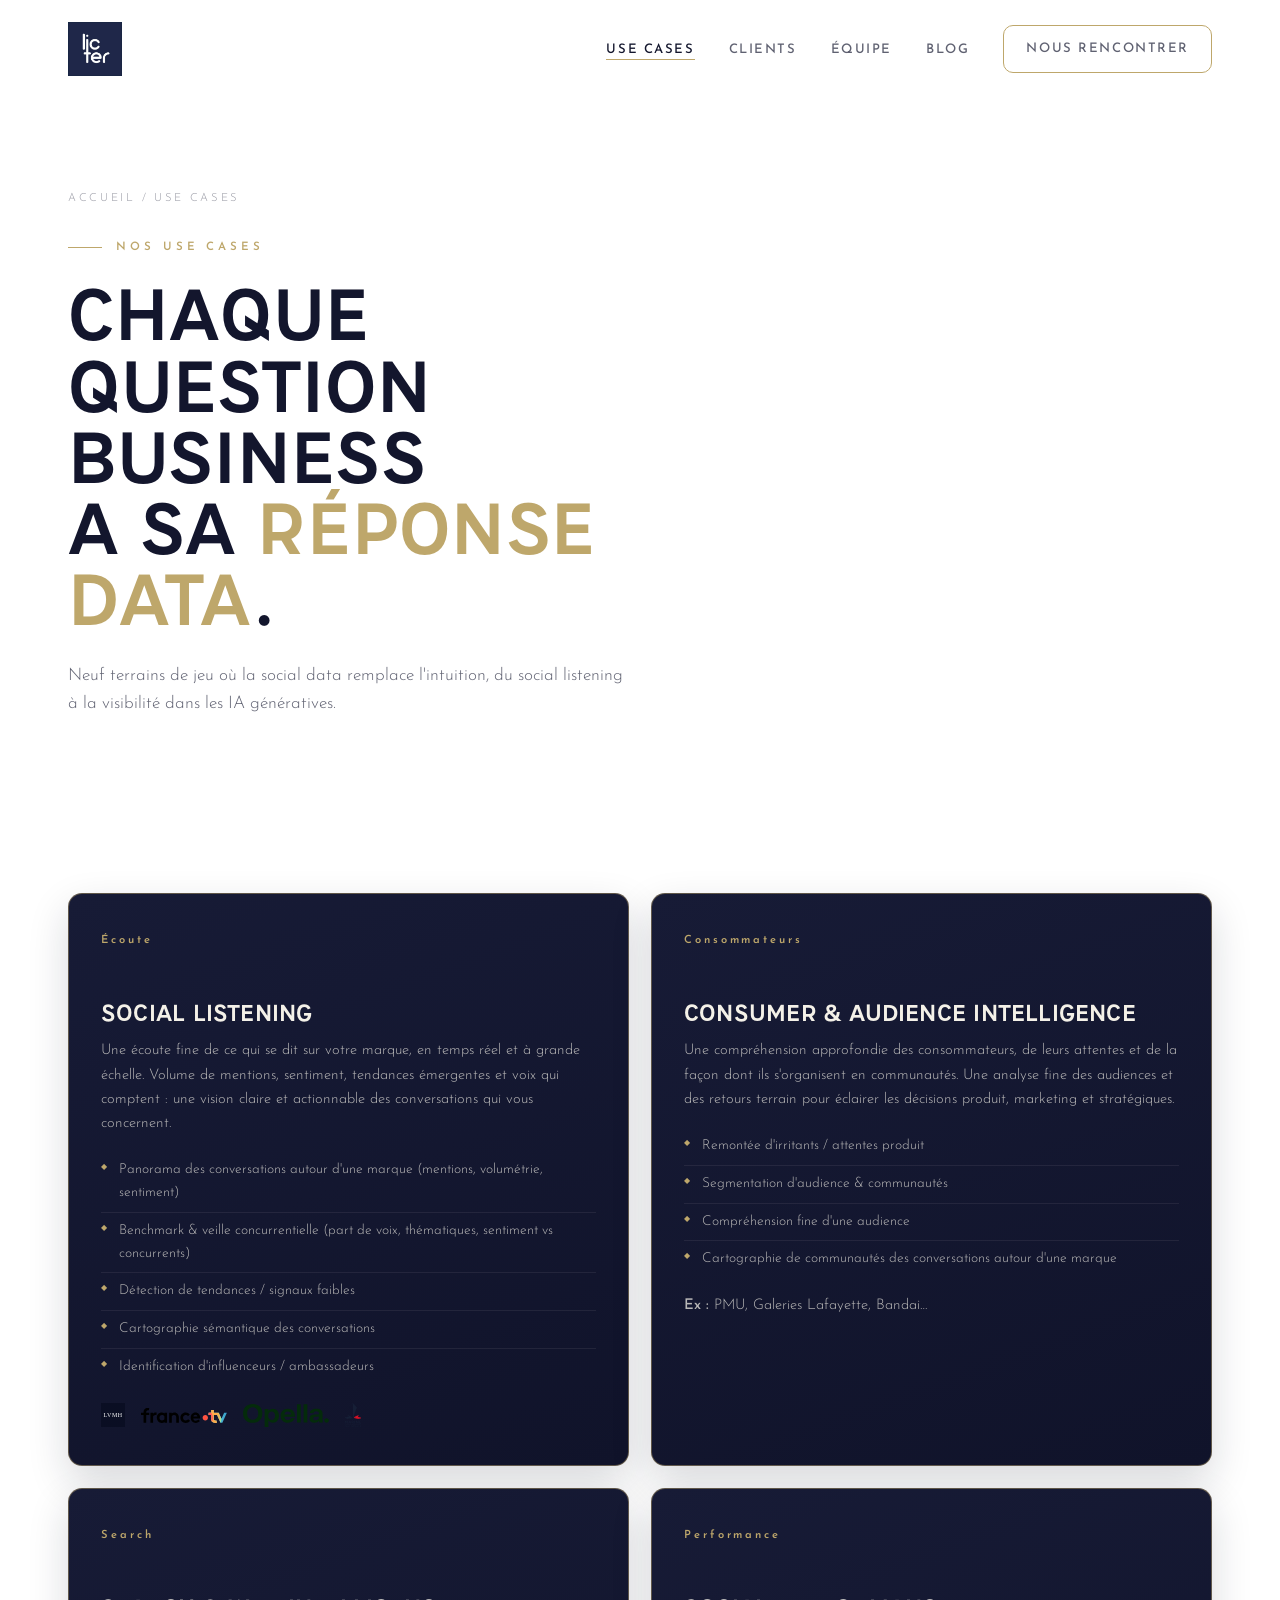
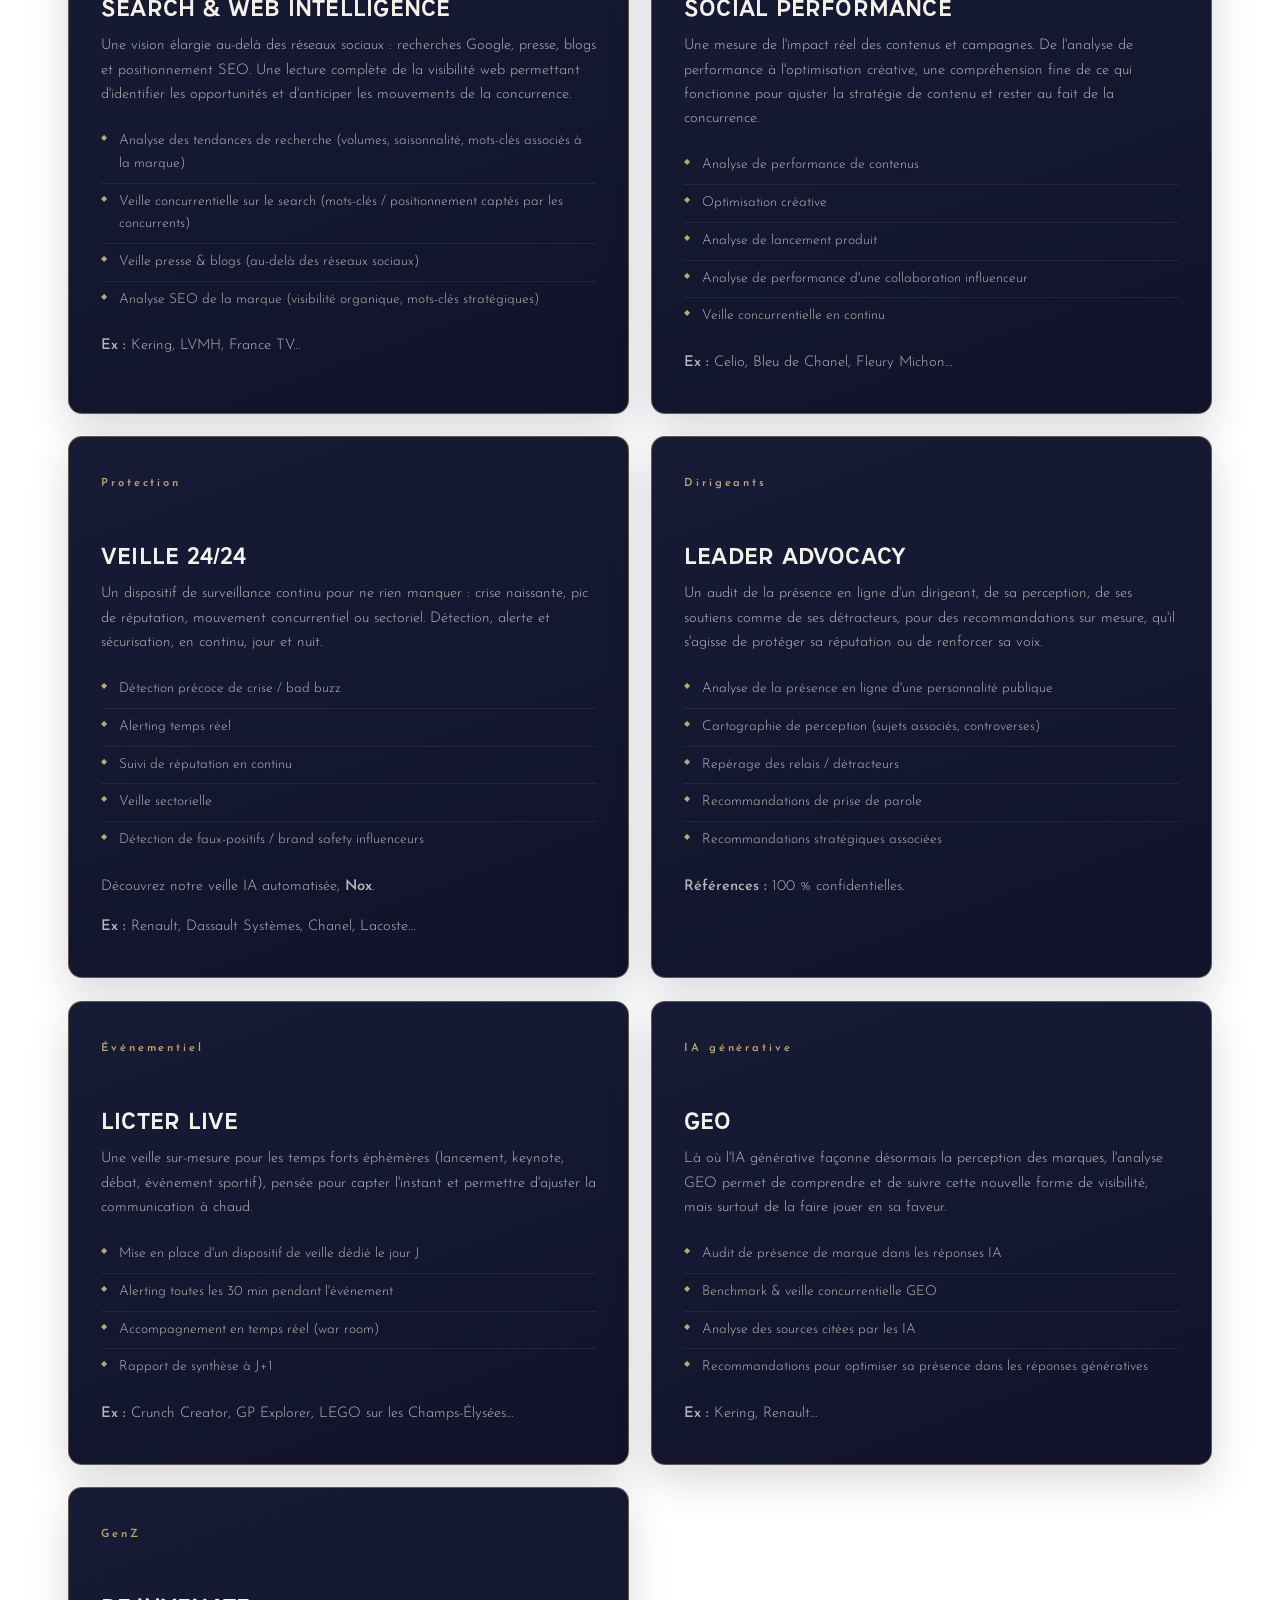
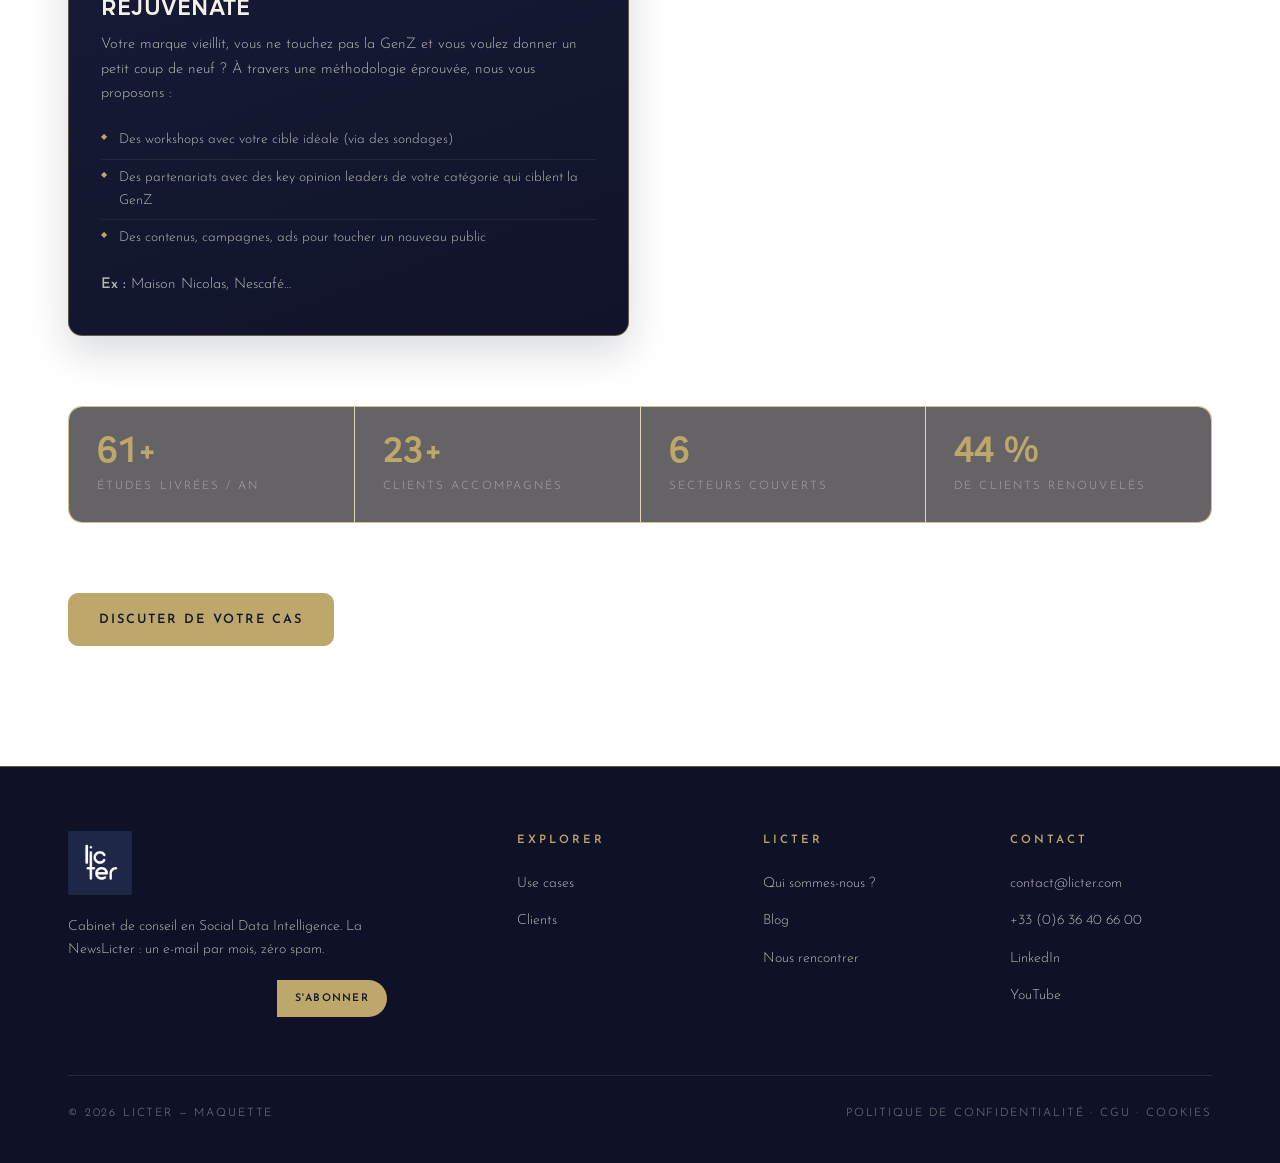
<file: use-cases.html>
<!DOCTYPE html>
<html lang="fr">
<head>
<meta charset="UTF-8">
<meta name="viewport" content="width=device-width, initial-scale=1.0">
<title>Use cases — Licter</title>
<meta name="description" content="Social listening, consumer intelligence, search, veille 24/24, leader advocacy, GEO : les use cases de Licter.">
<meta name="robots" content="noindex, nofollow">
<link rel="preconnect" href="https://fonts.googleapis.com">
<link rel="preconnect" href="https://fonts.gstatic.com" crossorigin>
<link href="https://fonts.googleapis.com/css2?family=Josefin+Sans:ital,wght@0,300;0,400;0,500;0,600;1,400&display=swap" rel="stylesheet">
<link rel="stylesheet" href="assets/css/style.css?v=1784794750">
</head>
<body>
<div id="progress"></div>
<div id="halo"></div>
<nav id="nav">
  <div class="wrap nav-inner">
    <a href="index.html" class="brand">
      <img src="assets/img/logo-bleu.webp" alt="Licter — accueil">
    </a>
    <ul class="nav-links" id="navlinks">
      <li><a href="use-cases.html" class="active">Use cases</a><div class="submenu"><div class="submenu-inner"><a href="use-cases.html"><b>Social Listening</b><small>Mentions, sentiment, tendances émergentes</small></a><a href="use-cases.html"><b>Consumer & Audience Intelligence</b><small>Comprendre vos cibles et leurs communautés</small></a><a href="use-cases.html"><b>Veille 24/24</b><small>Détection et alerte en continu, jour et nuit</small></a><a href="use-cases.html"><b>GEO</b><small>Votre marque dans les réponses des IA</small></a><a class="tout" href="use-cases.html"><b>Tous nos use cases →</b></a></div></div></li>
      <li><a href="clients.html">Clients</a><div class="submenu"><div class="submenu-inner"><a href="clients.html"><b>Témoignages vidéo</b><small>HP, La Poste, Decathlon… en 2 minutes</small></a><a href="clients.html"><b>Nos références</b><small>50+ entreprises, 14 secteurs</small></a><a href="clients.html"><b>Devenir client</b><small>Une analyse gratuite sous 24 h</small></a><a class="tout" href="clients.html"><b>Tous les témoignages →</b></a></div></div></li>
      <li><a href="equipe.html">Équipe</a><div class="submenu"><div class="submenu-inner"><a href="equipe.html"><b>L'équipe</b><small>Consultants, data scientists, veilleurs</small></a><a href="equipe.html"><b>Notre histoire</b><small>De 2019 au Top 50 mondial</small></a><a href="equipe.html"><b>Nous rejoindre</b><small>3 postes ouverts</small></a><a class="tout" href="equipe.html"><b>Qui sommes-nous ? →</b></a></div></div></li>
      <li><a href="blog.html">Blog</a><div class="submenu"><div class="submenu-inner"><a href="blog.html"><b>Décryptages de crises</b><small>Shein vs BHV, Huda Beauty…</small></a><a href="blog.html"><b>Méthodes de veille</b><small>Check-lists et retours d'expérience</small></a><a href="blog.html"><b>La NewsLicter</b><small>Un e-mail par mois, zéro spam</small></a><a class="tout" href="blog.html"><b>Tous les articles →</b></a></div></div></li>
      <li><a href="contact.html" class="btn" style="padding:12px 22px">Nous rencontrer</a></li>
    </ul>
    <button class="burger" id="burger" aria-label="Menu">☰</button>
  </div>
</nav>
<header class="page-hero">
  <div class="wrap">
    <span class="fil"><a href="index.html">Accueil</a> / Use cases</span>
    <div class="eyebrow">Nos use cases</div>
    <h1>Chaque question business<br>a sa <span class="gold">réponse data</span>.</h1>
    <p class="lead">Neuf terrains de jeu où la social data remplace l'intuition, du social listening à la visibilité dans les IA génératives.</p>
  </div>
</header><section class="section" style="padding-top:20px">
  <div class="wrap">
    <div class="uc-detail">
      <div class="case rv">
        <span class="num">Écoute</span><span class="fl">↗</span>
        <h3>Social Listening</h3>
        <p>Une écoute fine de ce qui se dit sur votre marque, en temps réel et à grande échelle. Volume de mentions, sentiment, tendances émergentes et voix qui comptent : une vision claire et actionnable des conversations qui vous concernent.</p>
        <ul class="uc-list">
          <li>Panorama des conversations autour d'une marque (mentions, volumétrie, sentiment)</li>
          <li>Benchmark &amp; veille concurrentielle (part de voix, thématiques, sentiment vs concurrents)</li>
          <li>Détection de tendances / signaux faibles</li>
          <li>Cartographie sémantique des conversations</li>
          <li>Identification d'influenceurs / ambassadeurs</li>
        </ul>
        <div class="uc-refs" aria-label="Ils nous font confiance sur ce use case">
          <img src="assets/img/clients/lvmh.svg" alt="LVMH" loading="lazy">
          <img src="assets/img/clients/francetv.svg" alt="France TV" loading="lazy">
          <img src="assets/img/clients/opella.svg" alt="Opella" loading="lazy">
          <img src="assets/img/clients/marine.svg" alt="La Marine Recrute" loading="lazy">
        </div>
      </div>
      <div class="case rv d2">
        <span class="num">Consommateurs</span><span class="fl">↗</span>
        <h3>Consumer &amp; Audience Intelligence</h3>
        <p>Une compréhension approfondie des consommateurs, de leurs attentes et de la façon dont ils s'organisent en communautés. Une analyse fine des audiences et des retours terrain pour éclairer les décisions produit, marketing et stratégiques.</p>
        <ul class="uc-list">
          <li>Remontée d'irritants / attentes produit</li>
          <li>Segmentation d'audience &amp; communautés</li>
          <li>Compréhension fine d'une audience</li>
          <li>Cartographie de communautés des conversations autour d'une marque</li>
        </ul>
        <p class="uc-ex"><b>Ex :</b> PMU, Galeries Lafayette, Bandai…</p>
      </div>
      <div class="case rv">
        <span class="num">Search</span><span class="fl">↗</span>
        <h3>Search &amp; Web Intelligence</h3>
        <p>Une vision élargie au-delà des réseaux sociaux : recherches Google, presse, blogs et positionnement SEO. Une lecture complète de la visibilité web permettant d'identifier les opportunités et d'anticiper les mouvements de la concurrence.</p>
        <ul class="uc-list">
          <li>Analyse des tendances de recherche (volumes, saisonnalité, mots-clés associés à la marque)</li>
          <li>Veille concurrentielle sur le search (mots-clés / positionnement captés par les concurrents)</li>
          <li>Veille presse &amp; blogs (au-delà des réseaux sociaux)</li>
          <li>Analyse SEO de la marque (visibilité organique, mots-clés stratégiques)</li>
        </ul>
        <p class="uc-ex"><b>Ex :</b> Kering, LVMH, France TV…</p>
      </div>
      <div class="case rv d2">
        <span class="num">Performance</span><span class="fl">↗</span>
        <h3>Social Performance</h3>
        <p>Une mesure de l'impact réel des contenus et campagnes. De l'analyse de performance à l'optimisation créative, une compréhension fine de ce qui fonctionne pour ajuster la stratégie de contenu et rester au fait de la concurrence.</p>
        <ul class="uc-list">
          <li>Analyse de performance de contenus</li>
          <li>Optimisation créative</li>
          <li>Analyse de lancement produit</li>
          <li>Analyse de performance d'une collaboration influenceur</li>
          <li>Veille concurrentielle en continu</li>
        </ul>
        <p class="uc-ex"><b>Ex :</b> Celio, Bleu de Chanel, Fleury Michon…</p>
      </div>
      <div class="case rv">
        <span class="num">Protection</span><span class="fl">↗</span>
        <h3>Veille 24/24</h3>
        <p>Un dispositif de surveillance continu pour ne rien manquer : crise naissante, pic de réputation, mouvement concurrentiel ou sectoriel. Détection, alerte et sécurisation, en continu, jour et nuit.</p>
        <ul class="uc-list">
          <li>Détection précoce de crise / bad buzz</li>
          <li>Alerting temps réel</li>
          <li>Suivi de réputation en continu</li>
          <li>Veille sectorielle</li>
          <li>Détection de faux-positifs / brand safety influenceurs</li>
        </ul>
        <p class="uc-nox">Découvrez notre veille IA automatisée, <b>Nox</b>.</p>
        <p class="uc-ex"><b>Ex :</b> Renault, Dassault Systèmes, Chanel, Lacoste…</p>
      </div>
      <div class="case rv d2">
        <span class="num">Dirigeants</span><span class="fl">↗</span>
        <h3>Leader Advocacy</h3>
        <p>Un audit de la présence en ligne d'un dirigeant, de sa perception, de ses soutiens comme de ses détracteurs, pour des recommandations sur mesure, qu'il s'agisse de protéger sa réputation ou de renforcer sa voix.</p>
        <ul class="uc-list">
          <li>Analyse de la présence en ligne d'une personnalité publique</li>
          <li>Cartographie de perception (sujets associés, controverses)</li>
          <li>Repérage des relais / détracteurs</li>
          <li>Recommandations de prise de parole</li>
          <li>Recommandations stratégiques associées</li>
        </ul>
        <p class="uc-ex"><b>Références :</b> 100 % confidentielles.</p>
      </div>
      <div class="case rv">
        <span class="num">Événementiel</span><span class="fl">↗</span>
        <h3>Licter Live</h3>
        <p>Une veille sur-mesure pour les temps forts éphémères (lancement, keynote, débat, événement sportif), pensée pour capter l'instant et permettre d'ajuster la communication à chaud.</p>
        <ul class="uc-list">
          <li>Mise en place d'un dispositif de veille dédié le jour J</li>
          <li>Alerting toutes les 30 min pendant l'événement</li>
          <li>Accompagnement en temps réel (war room)</li>
          <li>Rapport de synthèse à J+1</li>
        </ul>
        <p class="uc-ex"><b>Ex :</b> Crunch Creator, GP Explorer, LEGO sur les Champs-Élysées…</p>
      </div>
      <div class="case rv d2">
        <span class="num">IA générative</span><span class="fl">↗</span>
        <h3>GEO</h3>
        <p>Là où l'IA générative façonne désormais la perception des marques, l'analyse GEO permet de comprendre et de suivre cette nouvelle forme de visibilité, mais surtout de la faire jouer en sa faveur.</p>
        <ul class="uc-list">
          <li>Audit de présence de marque dans les réponses IA</li>
          <li>Benchmark &amp; veille concurrentielle GEO</li>
          <li>Analyse des sources citées par les IA</li>
          <li>Recommandations pour optimiser sa présence dans les réponses génératives</li>
        </ul>
        <p class="uc-ex"><b>Ex :</b> Kering, Renault…</p>
      </div>
      <div class="case rv">
        <span class="num">GenZ</span><span class="fl">↗</span>
        <h3>Rejuvenate</h3>
        <p>Votre marque vieillit, vous ne touchez pas la GenZ et vous voulez donner un petit coup de neuf ? À travers une méthodologie éprouvée, nous vous proposons :</p>
        <ul class="uc-list">
          <li>Des workshops avec votre cible idéale (via des sondages)</li>
          <li>Des partenariats avec des key opinion leaders de votre catégorie qui ciblent la GenZ</li>
          <li>Des contenus, campagnes, ads pour toucher un nouveau public</li>
        </ul>
        <p class="uc-ex"><b>Ex :</b> Maison Nicolas, Nescafé…</p>
      </div>
    </div>
    <div class="chiffres">
      <div class="stat"><b data-count="120" data-suffix="+">0</b><small>études livrées / an</small></div>
      <div class="stat"><b data-count="50" data-suffix="+">0</b><small>clients accompagnés</small></div>
      <div class="stat"><b data-count="14" data-suffix="">0</b><small>secteurs couverts</small></div>
      <div class="stat"><b data-count="97" data-suffix=" %">0</b><small>de clients renouvelés</small></div>
    </div>
    <div style="margin-top:70px;display:flex;gap:18px;flex-wrap:wrap">
      <a href="contact.html" class="btn plein">Discuter de votre cas</a>
    </div>
  </div>
</section>

<div class="modal-back" id="modal-exit" role="dialog" aria-modal="true" aria-labelledby="exit-titre">
  <div class="modal">
    <button class="close" aria-label="Fermer">✕</button>
    <span class="modal-cat">Avant de partir…</span>
    <h3 id="exit-titre">Repartez avec l'analyse gratuite de votre marque</h3>
    <p>Indiquez votre email : un consultant vous envoie une première analyse social data sous 24 h. Sans engagement.</p>
    <form class="lead-form" data-source="exit-intent" novalidate>
      <input type="email" placeholder="Votre email professionnel" aria-label="Votre email professionnel" required>
      <button type="submit">Recevoir mon analyse</button>
    </form>
    <p class="lead-ok">✓ C'est noté ! À très vite.</p>
    <p class="lead-note">En envoyant votre email, vous acceptez d'être recontacté par Licter — désinscription en un clic.</p>
  </div>
</div><footer>
  <div class="wrap">
    <div class="foot-grid">
      <div>
        <div class="brand" style="margin-bottom:20px"><img src="assets/img/logo-bleu.webp" alt="Licter" style="height:64px;width:64px"></div>
        <p style="font-size:.88rem;color:var(--ivoire-60);max-width:34ch">Cabinet de conseil en Social Data Intelligence. La NewsLicter : un e-mail par mois, zéro spam.</p>
        <form class="lead-form mini" data-source="newsletter-footer" novalidate style="margin-top:18px;max-width:320px">
          <input type="email" placeholder="Votre email pro" aria-label="Votre email professionnel" required>
          <button type="submit">S'abonner</button>
        </form>
        <p class="lead-ok">✓ Bienvenue dans la NewsLicter !</p>
      </div>
      <div><h4>Explorer</h4><ul><li><a href="use-cases.html">Use cases</a></li><li><a href="clients.html">Clients</a></li></ul></div>
      <div><h4>Licter</h4><ul><li><a href="equipe.html">Qui sommes-nous ?</a></li><li><a href="blog.html">Blog</a></li><li><a href="contact.html">Nous rencontrer</a></li></ul></div>
      <div><h4>Contact</h4><ul><li><a href="mailto:contact@licter.com">contact@licter.com</a></li><li><a href="tel:+33636406600">+33 (0)6 36 40 66 00</a></li><li><a href="https://www.linkedin.com/company/licter/posts/?feedView=all" target="_blank" rel="noopener">LinkedIn</a></li><li><a href="https://www.youtube.com/@audience_first/videos" target="_blank" rel="noopener">YouTube</a></li></ul></div>
    </div>
    <div class="foot-bottom">
      <span>© 2026 Licter — Maquette</span>
      <span>Politique de confidentialité · CGU · Cookies</span>
    </div>
  </div>
</footer>
<script src="assets/js/main.js?v=1784794750"></script>
</body>
</html>
</file>
<file: assets/css/style.css>
@font-face{
  font-family:'Aiglon';
  src:url('../fonts/AiglonPro-Regular.woff2') format('woff2');
  font-weight:400;font-style:normal;font-display:swap;
}
@font-face{
  font-family:'Aiglon';
  src:url('../fonts/AiglonPro-Bold.woff2') format('woff2');
  font-weight:700;font-style:normal;font-display:swap;
}

:root{
  --noir:#000000;        /* fond — brief : fonds noirs */
  --nuit:#0B0D1C;        /* noir bleuté profond */
  --bleu:#13162D;        /* bleu Licter — surfaces */
  --bleu-2:#1B2040;      /* surfaces élevées */
  --ligne:rgba(190,167,107,.22);
  --or:#BEA76B;          /* doré Licter */
  --or-clair:#DCC98F;
  --ivoire:#F4F1E8;
  --ivoire-60:rgba(244,241,232,.62);
  --ivoire-35:rgba(244,241,232,.35);
  --display:'Aiglon', Georgia, serif;
  --body:'Josefin Sans', 'Segoe UI', system-ui, sans-serif;
  --max:1200px;
}
*{margin:0;padding:0;box-sizing:border-box}
html{scroll-behavior:smooth}
body{
  background:var(--noir);
  color:var(--ivoire);
  font-family:var(--body);
  font-weight:300;
  line-height:1.65;
  overflow-x:hidden;
}
::selection{background:var(--or);color:var(--nuit)}
img{max-width:100%;display:block}
a{color:inherit;text-decoration:none}

/* ---------- utilitaires ---------- */
.wrap{max-width:var(--max);margin:0 auto;padding:0 28px}
.eyebrow{
  font-family:var(--body);font-weight:600;font-size:.72rem;
  letter-spacing:.34em;text-transform:uppercase;color:var(--or);
  display:flex;align-items:center;gap:14px;margin-bottom:22px;
}
.eyebrow::before{content:'';width:34px;height:1px;background:var(--or);display:inline-block}
h1,h2,h3{font-family:var(--display);font-weight:700;line-height:1.06;letter-spacing:.01em}
h2{font-size:clamp(2rem,4.4vw,3.4rem);text-transform:uppercase}
.gold{color:var(--or)}
.section{padding:120px 0;position:relative}
.lead{font-size:1.08rem;color:var(--ivoire-60);max-width:560px}

/* reveal au scroll */
.rv{opacity:0;transform:translateY(34px);transition:opacity .9s cubic-bezier(.19,1,.22,1),transform .9s cubic-bezier(.19,1,.22,1)}
.rv.in{opacity:1;transform:none}
.rv.d1{transition-delay:.12s}.rv.d2{transition-delay:.24s}.rv.d3{transition-delay:.36s}.rv.d4{transition-delay:.48s}

/* barre de progression scroll */
#progress{position:fixed;top:0;left:0;height:2px;width:0;background:linear-gradient(90deg,var(--or),var(--or-clair));z-index:1000}

/* curseur halo */
#halo{position:fixed;width:340px;height:340px;border-radius:50%;pointer-events:none;z-index:1;
  background:radial-gradient(circle,rgba(190,167,107,.10) 0%,transparent 65%);
  transform:translate(-50%,-50%);transition:opacity .4s;opacity:0}

/* ---------- nav ---------- */
nav{
  position:fixed;top:0;left:0;right:0;z-index:900;
  transition:background .4s,border-color .4s,padding .4s;
  border-bottom:1px solid transparent;padding:22px 0;
}
nav.scrolled{background:rgba(0,0,0,.72);backdrop-filter:blur(18px);border-color:var(--ligne);padding:14px 0}
.nav-inner{display:flex;align-items:center;justify-content:space-between;gap:24px}
.brand{display:flex;align-items:center;gap:12px}
.brand img{height:54px;width:54px}

.nav-links{display:flex;gap:34px;align-items:center;list-style:none}
.nav-links a{font-size:.82rem;font-weight:500;letter-spacing:.12em;text-transform:uppercase;color:var(--ivoire-60);position:relative;padding:4px 0;transition:color .3s}
.nav-links a::after{content:'';position:absolute;left:0;bottom:0;width:0;height:1px;background:var(--or);transition:width .35s cubic-bezier(.19,1,.22,1)}
.nav-links a:hover{color:var(--ivoire)}
.nav-links a:hover::after{width:100%}
.btn{
  display:inline-flex;align-items:center;gap:10px;
  font-family:var(--body);font-weight:600;font-size:.8rem;letter-spacing:.16em;text-transform:uppercase;
  padding:15px 30px;border:1px solid var(--or);color:var(--or);
  position:relative;overflow:hidden;transition:color .35s;cursor:pointer;background:transparent;
}
.btn::before{content:'';position:absolute;inset:0;background:var(--or);transform:scaleX(0);transform-origin:left;transition:transform .35s cubic-bezier(.19,1,.22,1);z-index:-1}
.btn:hover{color:var(--nuit)}
.btn:hover::before{transform:scaleX(1)}
.btn.plein{background:var(--or);color:var(--nuit)}
.btn.plein::before{background:var(--or-clair);transform:scaleX(0)}
.btn.plein:hover::before{transform:scaleX(1)}
.burger{display:none;background:none;border:none;color:var(--ivoire);font-size:1.6rem;cursor:pointer}

/* ---------- hero ---------- */
#hero{min-height:100vh;display:flex;align-items:center;position:relative;overflow:hidden}
#constellation{position:absolute;inset:0;width:100%;height:100%}
.hero-content{position:relative;z-index:2;padding:160px 0 80px}
.hero-badge{
  display:inline-flex;align-items:center;gap:10px;border:1px solid var(--ligne);
  padding:9px 18px;border-radius:100px;font-size:.72rem;letter-spacing:.22em;text-transform:uppercase;
  color:var(--ivoire-60);margin-bottom:34px;background:rgba(19,22,45,.5);backdrop-filter:blur(6px);
}
.hero-badge i{width:7px;height:7px;border-radius:50%;background:var(--or);display:inline-block;animation:pulse 2.2s infinite}
@keyframes pulse{0%,100%{box-shadow:0 0 0 0 rgba(190,167,107,.5)}50%{box-shadow:0 0 0 7px rgba(190,167,107,0)}}
h1{font-size:clamp(2.6rem,6.4vw,5.2rem);text-transform:uppercase;max-width:15ch}
.h1-line{display:block;overflow:hidden}
.h1-line span{display:inline-block;transform:translateY(110%);animation:rise 1.1s cubic-bezier(.19,1,.22,1) forwards}
.h1-line:nth-child(2) span{animation-delay:.14s}
.h1-line:nth-child(3) span{animation-delay:.28s}
@keyframes rise{to{transform:none}}
.hero-sub{margin-top:30px;font-size:1.12rem;color:var(--ivoire-60);max-width:520px;opacity:0;animation:fadeup 1s .55s forwards}
.hero-ctas{margin-top:44px;display:flex;gap:18px;flex-wrap:wrap;opacity:0;animation:fadeup 1s .75s forwards}
@keyframes fadeup{from{opacity:0;transform:translateY(20px)}to{opacity:1;transform:none}}
.hero-stats{
  margin-top:80px;display:grid;grid-template-columns:repeat(4,1fr);gap:1px;background:var(--ligne);
  border:1px solid var(--ligne);opacity:0;animation:fadeup 1s .95s forwards;
}
.stat{background:rgba(19,22,45,.6);backdrop-filter:blur(8px);padding:26px 28px}
.stat b{font-family:var(--display);font-weight:700;font-size:2.1rem;color:var(--or);display:block;line-height:1}
.stat small{font-size:.72rem;letter-spacing:.18em;text-transform:uppercase;color:var(--ivoire-35);display:block;margin-top:10px}
.scroll-hint{position:absolute;bottom:34px;left:50%;transform:translateX(-50%);z-index:2;
  font-size:.66rem;letter-spacing:.3em;text-transform:uppercase;color:var(--ivoire-35);display:flex;flex-direction:column;align-items:center;gap:12px}
.scroll-hint::after{content:'';width:1px;height:44px;background:linear-gradient(var(--or),transparent);animation:drop 1.8s infinite}
@keyframes drop{0%{transform:scaleY(0);transform-origin:top}45%{transform:scaleY(1);transform-origin:top}55%{transform:scaleY(1);transform-origin:bottom}100%{transform:scaleY(0);transform-origin:bottom}}

/* ---------- marquee ---------- */
.marquee{border-top:1px solid var(--ligne);border-bottom:1px solid var(--ligne);padding:26px 0;overflow:hidden;background:var(--bleu)}
.marquee-track{display:flex;gap:70px;width:max-content;animation:scroll 32s linear infinite}
.marquee:hover .marquee-track{animation-play-state:paused}
.marquee-track span{font-family:var(--display);font-weight:400;font-size:1.15rem;letter-spacing:.22em;text-transform:uppercase;color:var(--ivoire-35);white-space:nowrap;transition:color .3s}
.marquee-track span:hover{color:var(--or)}
.marquee-track em{color:var(--or);font-style:normal}
@keyframes scroll{to{transform:translateX(-50%)}}

/* ---------- use cases ---------- */
.grid-3{display:grid;grid-template-columns:repeat(3,1fr);gap:22px;margin-top:64px}
.case{
  border:1px solid var(--ligne);background:linear-gradient(160deg,var(--bleu) 0%,rgba(19,22,45,.4) 100%);
  padding:38px 32px;position:relative;transform-style:preserve-3d;transition:border-color .3s;will-change:transform;
}
.case:hover{border-color:rgba(190,167,107,.55)}
.case .num{font-family:var(--body);font-weight:600;font-size:.7rem;letter-spacing:.26em;color:var(--or);display:block;margin-bottom:52px}
.case h3{font-size:1.35rem;text-transform:uppercase;margin-bottom:14px}
.case p{font-size:.92rem;color:var(--ivoire-60)}
.case .fl{position:absolute;top:32px;right:32px;color:var(--or);opacity:0;transform:translate(-8px,8px);transition:.35s}
.case:hover .fl{opacity:1;transform:none}

/* ---------- techno ---------- */
#techno{background:var(--bleu)}
.tech-grid{display:grid;grid-template-columns:repeat(4,1fr);gap:0;margin-top:64px;border:1px solid var(--ligne)}
.tech{padding:44px 34px;border-right:1px solid var(--ligne);position:relative;overflow:hidden;transition:background .4s}
.tech:last-child{border-right:none}
.tech:hover{background:rgba(190,167,107,.05)}
.tech::after{content:'';position:absolute;bottom:0;left:0;width:100%;height:2px;background:var(--or);transform:scaleX(0);transform-origin:left;transition:transform .5s cubic-bezier(.19,1,.22,1)}
.tech:hover::after{transform:scaleX(1)}
.tech .q{font-family:var(--display);font-weight:700;font-size:.85rem;letter-spacing:.3em;color:var(--or);display:block;margin-bottom:20px}
.tech h3{font-size:1.06rem;text-transform:uppercase;letter-spacing:.06em;margin-bottom:14px}
.tech p{font-size:.88rem;color:var(--ivoire-60)}
.pipeline{margin-top:70px;position:relative;height:70px;display:none}
@media(min-width:900px){.pipeline{display:block}}
.pipeline svg{width:100%;height:100%;overflow:visible}

/* ---------- carte ---------- */
#carte .split{display:grid;grid-template-columns:1.5fr 1fr;gap:44px;align-items:stretch;margin-top:56px}
.map-frame{border:1px solid var(--ligne);background:var(--bleu);position:relative;padding:16px;display:flex;align-items:center}
#dotmap{width:100%;aspect-ratio:140/64;display:block;cursor:crosshair}
#tooltip{
  position:absolute;pointer-events:none;background:var(--nuit);border:1px solid var(--or);
  padding:12px 16px;font-size:.8rem;opacity:0;transition:opacity .2s;z-index:5;min-width:170px;
}
#tooltip b{font-family:var(--display);letter-spacing:.08em;color:var(--or);display:block;font-size:.9rem;text-transform:uppercase}
#tooltip small{color:var(--ivoire-60)}
.feed{border:1px solid var(--ligne);background:var(--bleu);display:flex;flex-direction:column;overflow:hidden}
.feed-head{padding:20px 24px;border-bottom:1px solid var(--ligne);display:flex;align-items:center;gap:12px;
  font-size:.72rem;letter-spacing:.26em;text-transform:uppercase;color:var(--ivoire-60)}
.feed-head i{width:8px;height:8px;border-radius:50%;background:#5ecb8f;animation:pulse 1.6s infinite}
#feed-list{padding:12px;display:flex;flex-direction:column;gap:10px;flex:1}
.mention{border:1px solid rgba(244,241,232,.08);background:rgba(0,0,0,.4);padding:14px 16px;animation:slidein .5s cubic-bezier(.19,1,.22,1)}
@keyframes slidein{from{opacity:0;transform:translateY(-14px)}to{opacity:1;transform:none}}
.mention .meta{display:flex;justify-content:space-between;font-size:.68rem;letter-spacing:.14em;text-transform:uppercase;color:var(--ivoire-35);margin-bottom:7px}
.mention .meta .pos{color:#5ecb8f}.mention .meta .neg{color:#d97a6a}.mention .meta .neu{color:var(--or)}
.mention p{font-size:.85rem;color:var(--ivoire-60)}

/* ---------- offres ---------- */
#offres{background:var(--bleu)}
.offres-grid{display:grid;grid-template-columns:1fr 1fr;gap:22px;margin-top:64px}
.offre{
  border:1px solid var(--ligne);padding:52px 44px;position:relative;overflow:hidden;
  background:linear-gradient(150deg,rgba(0,0,0,.5),rgba(0,0,0,.2));transition:transform .5s cubic-bezier(.19,1,.22,1),border-color .4s;
}
.offre:hover{transform:translateY(-8px);border-color:rgba(190,167,107,.6)}
.offre::before{content:'';position:absolute;top:-90px;right:-90px;width:230px;height:230px;border-radius:50%;
  background:radial-gradient(circle,rgba(190,167,107,.16),transparent 70%);transition:transform .6s}
.offre:hover::before{transform:scale(1.5)}
.offre .tag{font-size:.68rem;letter-spacing:.28em;text-transform:uppercase;color:var(--or);border:1px solid var(--ligne);padding:7px 14px;display:inline-block;margin-bottom:30px}
.offre h3{font-size:1.9rem;text-transform:uppercase;margin-bottom:18px}
.offre p{color:var(--ivoire-60);margin-bottom:30px;max-width:44ch}
.offre ul{list-style:none;margin-bottom:38px}
.offre li{padding:11px 0;border-bottom:1px solid rgba(244,241,232,.07);font-size:.92rem;color:var(--ivoire-60);display:flex;gap:12px;align-items:baseline}
.offre li::before{content:'◆';color:var(--or);font-size:.6rem}

/* ---------- clients vidéos ---------- */
.videos{display:grid;grid-template-columns:repeat(3,1fr);gap:22px;margin-top:64px}
.video{
  aspect-ratio:4/4.6;border:1px solid var(--ligne);position:relative;overflow:hidden;cursor:pointer;
  display:flex;flex-direction:column;justify-content:flex-end;padding:30px;
}
.video .bg{position:absolute;inset:0;transition:transform .8s cubic-bezier(.19,1,.22,1)}
.video:hover .bg{transform:scale(1.06)}
.video .bg.v1{background:radial-gradient(circle at 30% 25%,#243056 0%,var(--bleu) 55%,var(--nuit) 100%)}
.video .bg.v2{background:radial-gradient(circle at 70% 30%,#2c2a4e 0%,var(--bleu) 55%,var(--nuit) 100%)}
.video .bg.v3{background:radial-gradient(circle at 45% 70%,#1e2c50 0%,var(--bleu) 55%,var(--nuit) 100%)}
.video .bg::after{content:'';position:absolute;inset:0;background:
  repeating-linear-gradient(0deg,transparent 0 26px,rgba(190,167,107,.05) 26px 27px),
  repeating-linear-gradient(90deg,transparent 0 26px,rgba(190,167,107,.05) 26px 27px)}
.play{
  position:absolute;top:50%;left:50%;transform:translate(-50%,-60%);width:72px;height:72px;border-radius:50%;
  border:1px solid var(--or);display:flex;align-items:center;justify-content:center;transition:.4s;background:rgba(0,0,0,.35);backdrop-filter:blur(4px);
}
.play::after{content:'';border-left:14px solid var(--or);border-top:9px solid transparent;border-bottom:9px solid transparent;margin-left:4px}
.video:hover .play{background:var(--or)}
.video:hover .play::after{border-left-color:var(--nuit)}
.video .vmeta{position:relative;z-index:2}
.video .vmeta small{font-size:.68rem;letter-spacing:.26em;text-transform:uppercase;color:var(--or);display:block;margin-bottom:10px}
.video .vmeta h3{font-size:1.2rem;text-transform:uppercase;line-height:1.25}
.video .duree{position:absolute;top:22px;right:22px;font-size:.7rem;letter-spacing:.14em;color:var(--ivoire-60);border:1px solid rgba(244,241,232,.15);padding:5px 10px;z-index:2}

/* ---------- équipe ---------- */
#equipe{background:var(--bleu)}
.quote{font-family:var(--display);font-weight:400;font-size:clamp(1.5rem,3vw,2.3rem);line-height:1.3;max-width:21ch;margin-top:44px}
.quote .gold{font-weight:700}
.signature{margin-top:30px;font-size:.85rem;letter-spacing:.2em;text-transform:uppercase;color:var(--ivoire-60)}
.team{display:grid;grid-template-columns:repeat(4,1fr);gap:22px;margin-top:70px}
.membre{border:1px solid var(--ligne);overflow:hidden;position:relative}
.membre .photo{aspect-ratio:1/1.15;background:linear-gradient(160deg,var(--bleu-2),var(--nuit));position:relative;overflow:hidden}
.membre .photo::after{content:'';position:absolute;inset:0;background:radial-gradient(circle at 50% 30%,rgba(190,167,107,.12),transparent 60%)}
.membre .photo svg{position:absolute;inset:0;width:100%;height:100%;opacity:.5;transition:transform .7s cubic-bezier(.19,1,.22,1)}
.membre:hover .photo svg{transform:scale(1.1) rotate(3deg)}
.membre .id{padding:22px 24px;border-top:1px solid var(--ligne)}
.membre .id b{font-family:var(--display);letter-spacing:.06em;text-transform:uppercase;display:block;font-size:1rem}
.membre .id small{font-size:.72rem;letter-spacing:.18em;text-transform:uppercase;color:var(--or)}

/* ---------- blog ---------- */
.articles{display:grid;grid-template-columns:repeat(4,1fr);gap:22px;margin-top:64px}
.article{border:1px solid var(--ligne);padding:30px 26px;display:flex;flex-direction:column;gap:16px;background:var(--bleu);transition:transform .45s cubic-bezier(.19,1,.22,1),border-color .3s}
.article:hover{transform:translateY(-8px);border-color:rgba(190,167,107,.55)}
.article .cat{font-size:.66rem;letter-spacing:.26em;text-transform:uppercase;color:var(--or)}
.article h3{font-size:1.05rem;line-height:1.35;text-transform:uppercase;letter-spacing:.03em;flex:1}
.article .auteur{font-size:.75rem;color:var(--ivoire-35);letter-spacing:.1em;text-transform:uppercase}
.article .lire{font-size:.72rem;letter-spacing:.22em;text-transform:uppercase;color:var(--ivoire-60);display:flex;gap:10px;align-items:center;transition:color .3s,gap .3s}
.article:hover .lire{color:var(--or);gap:16px}

/* ---------- CTA final ---------- */
#contact{text-align:center;overflow:hidden;position:relative}
#contact h2{font-size:clamp(2.4rem,6vw,4.6rem);max-width:16ch;margin:0 auto 26px}
#contact .lead{margin:0 auto 46px}
.ring{position:absolute;border:1px solid var(--ligne);border-radius:50%;left:50%;top:50%;transform:translate(-50%,-50%);animation:spin 40s linear infinite;pointer-events:none}
.ring.r1{width:560px;height:560px}
.ring.r2{width:820px;height:820px;animation-duration:70s;animation-direction:reverse}
.ring i{position:absolute;top:-4px;left:50%;width:7px;height:7px;border-radius:50%;background:var(--or)}
@keyframes spin{to{transform:translate(-50%,-50%) rotate(360deg)}}

/* ---------- footer ---------- */
footer{border-top:1px solid var(--ligne);padding:64px 0 40px;background:var(--bleu)}
.foot-grid{display:grid;grid-template-columns:2fr 1fr 1fr 1fr;gap:44px;margin-bottom:56px}
.foot-grid h4{font-family:var(--body);font-weight:600;font-size:.72rem;letter-spacing:.26em;text-transform:uppercase;color:var(--or);margin-bottom:20px}
.foot-grid ul{list-style:none}
.foot-grid li{margin-bottom:11px}
.foot-grid a{font-size:.88rem;color:var(--ivoire-60);transition:color .3s}
.foot-grid a:hover{color:var(--or)}
.foot-bottom{border-top:1px solid rgba(244,241,232,.08);padding-top:28px;display:flex;justify-content:space-between;gap:20px;flex-wrap:wrap;font-size:.72rem;letter-spacing:.16em;text-transform:uppercase;color:var(--ivoire-35)}

/* ---------- responsive ---------- */
@media(max-width:1000px){
  .grid-3,.videos{grid-template-columns:repeat(2,1fr)}
  .tech-grid{grid-template-columns:repeat(2,1fr)}
  .tech:nth-child(2){border-right:none}
  .tech:nth-child(-n+2){border-bottom:1px solid var(--ligne)}
  .articles,.team{grid-template-columns:repeat(2,1fr)}
  #carte .split{grid-template-columns:1fr}
  .offres-grid{grid-template-columns:1fr}
  .foot-grid{grid-template-columns:1fr 1fr}
}
@media(max-width:720px){
  .nav-links{position:fixed;inset:0;background:var(--noir);flex-direction:column;justify-content:center;gap:30px;
    transform:translateX(100%);transition:transform .45s cubic-bezier(.19,1,.22,1);z-index:950}
  .nav-links.open{transform:none}
  .nav-links a{font-size:1.1rem}
  .burger{display:block;position:relative;z-index:960}
  .hero-stats{grid-template-columns:1fr 1fr}
  .grid-3,.videos,.articles,.team{grid-template-columns:1fr}
  .section{padding:80px 0}
  #halo{display:none}
}
@media(prefers-reduced-motion:reduce){
  *,*::before,*::after{animation-duration:.01ms!important;animation-iteration-count:1!important;transition-duration:.01ms!important}
  .h1-line span{transform:none}
  .hero-sub,.hero-ctas,.hero-stats{opacity:1}
  .rv{opacity:1;transform:none}
}

/* ---------- pages intérieures ---------- */
.nav-links a.active{color:var(--ivoire)}
.nav-links a.active::after{width:100%}
.page-hero{padding:190px 0 90px;position:relative;overflow:hidden}
.page-hero h1{font-size:clamp(2.4rem,5.4vw,4.2rem)}
.page-hero .lead{margin-top:26px}
.fil{font-size:.7rem;letter-spacing:.24em;text-transform:uppercase;color:var(--ivoire-35);margin-bottom:30px;display:block}
.fil a:hover{color:var(--or)}
.chiffres{display:grid;grid-template-columns:repeat(4,1fr);gap:1px;background:var(--ligne);border:1px solid var(--ligne);margin-top:70px}
.chiffres .stat{background:rgba(19,22,45,.6)}
.uc-detail{display:grid;grid-template-columns:1fr 1fr;gap:22px;margin-top:64px}
.uc-detail .case{display:flex;flex-direction:column}
.uc-detail .case .kpi{margin-top:auto;padding-top:26px;border-top:1px solid rgba(244,241,232,.08);display:flex;gap:30px}
.uc-detail .case .kpi b{font-family:var(--display);font-size:1.5rem;color:var(--or);display:block}
.uc-detail .case .kpi small{font-size:.66rem;letter-spacing:.16em;text-transform:uppercase;color:var(--ivoire-35)}
.compare{margin-top:70px;border:1px solid var(--ligne);overflow-x:auto}
.compare table{width:100%;border-collapse:collapse;min-width:640px}
.compare th,.compare td{padding:20px 26px;text-align:left;border-bottom:1px solid rgba(244,241,232,.08);font-size:.92rem}
.compare th{font-family:var(--display);font-weight:700;letter-spacing:.08em;text-transform:uppercase;color:var(--or);background:var(--bleu)}
.compare td:first-child{color:var(--ivoire-60)}
.compare tr:hover td{background:rgba(190,167,107,.04)}
.compare .oui{color:var(--or)}
.faq{margin-top:70px;border-top:1px solid var(--ligne)}
.qa{border-bottom:1px solid var(--ligne)}
.qa button{width:100%;background:none;border:none;color:var(--ivoire);font-family:var(--body);font-weight:500;
  font-size:1.02rem;text-align:left;padding:26px 8px;cursor:pointer;display:flex;justify-content:space-between;gap:20px;align-items:center}
.qa button::after{content:'+';font-family:var(--display);color:var(--or);font-size:1.5rem;transition:transform .35s}
.qa.open button::after{transform:rotate(45deg)}
.qa .rep{max-height:0;overflow:hidden;transition:max-height .5s cubic-bezier(.19,1,.22,1)}
.qa .rep p{padding:0 8px 28px;color:var(--ivoire-60);font-size:.95rem;max-width:70ch}
.timeline{margin-top:70px;position:relative;padding-left:36px}
.timeline::before{content:'';position:absolute;left:8px;top:6px;bottom:6px;width:1px;background:var(--ligne)}
.jalon{position:relative;padding-bottom:44px}
.jalon::before{content:'';position:absolute;left:-33px;top:6px;width:11px;height:11px;border-radius:50%;background:var(--or);box-shadow:0 0 0 5px rgba(190,167,107,.15)}
.jalon .annee{font-family:var(--display);font-weight:700;color:var(--or);font-size:1.2rem;letter-spacing:.08em}
.jalon h3{font-size:1.05rem;text-transform:uppercase;margin:8px 0 8px}
.jalon p{color:var(--ivoire-60);font-size:.94rem;max-width:60ch}
.valeurs{display:grid;grid-template-columns:repeat(3,1fr);gap:22px;margin-top:64px}
.filtres{display:flex;gap:12px;flex-wrap:wrap;margin-top:44px}
.filtres button{background:none;border:1px solid var(--ligne);color:var(--ivoire-60);font-family:var(--body);font-weight:500;
  font-size:.74rem;letter-spacing:.18em;text-transform:uppercase;padding:11px 22px;cursor:pointer;transition:.3s}
.filtres button:hover{border-color:var(--or);color:var(--ivoire)}
.filtres button.actif{background:var(--or);border-color:var(--or);color:var(--nuit)}
.article.cache{display:none}
.form-grid{display:grid;grid-template-columns:1.1fr 1fr;gap:60px;margin-top:70px;align-items:start}
.champ{margin-bottom:26px}
.champ label{display:block;font-size:.7rem;letter-spacing:.22em;text-transform:uppercase;color:var(--ivoire-60);margin-bottom:10px}
.champ input,.champ textarea,.champ select{width:100%;background:var(--bleu);border:1px solid var(--ligne);color:var(--ivoire);
  font-family:var(--body);font-weight:300;font-size:.98rem;padding:16px 18px;transition:border-color .3s;outline:none}
.champ input:focus,.champ textarea:focus,.champ select:focus{border-color:var(--or)}
.champ textarea{min-height:130px;resize:vertical}
.coord{border:1px solid var(--ligne);background:var(--bleu);padding:44px 40px}
.coord h3{font-size:1.2rem;text-transform:uppercase;margin-bottom:24px}
.coord .ligne-c{padding:16px 0;border-bottom:1px solid rgba(244,241,232,.08);display:flex;justify-content:space-between;gap:18px;font-size:.92rem}
.coord .ligne-c span:first-child{color:var(--ivoire-35);font-size:.7rem;letter-spacing:.2em;text-transform:uppercase;padding-top:3px}
.coord .ligne-c a:hover{color:var(--or)}
#form-ok{display:none;border:1px solid var(--or);padding:22px 26px;color:var(--or);margin-top:10px;font-size:.94rem}
@media(max-width:900px){.uc-detail,.form-grid,.valeurs{grid-template-columns:1fr}.chiffres{grid-template-columns:1fr 1fr}}

/* ---------- globe 3D + vignette hero ---------- */
#globe{position:absolute;inset:0;width:100%;height:100%;cursor:grab}
#globe:active{cursor:grabbing}
.hero-vignette{position:absolute;inset:0;pointer-events:none;z-index:1;background:
  linear-gradient(to right, rgba(0,0,0,.72), transparent 26%, transparent 74%, rgba(0,0,0,.72)),
  linear-gradient(to bottom, rgba(0,0,0,.35), transparent 28%, transparent 52%, #000 97%)}
.hero-content{will-change:opacity,transform}

/* ---------- dashboard parallaxe (aperçu VIGIE360) ---------- */
.dash-wrap{position:relative;z-index:5;margin-top:-17vh;padding-bottom:100px}
.dash{border:1px solid var(--ligne);background:rgba(11,13,28,.9);backdrop-filter:blur(16px);
  box-shadow:0 50px 110px rgba(0,0,0,.65);will-change:transform;max-width:980px;margin:0 auto}
.dash-bar{display:flex;align-items:center;gap:16px;padding:14px 22px;border-bottom:1px solid var(--ligne)}
.dash-bar .dots{display:flex;gap:7px}
.dash-bar .dots i{width:10px;height:10px;border-radius:50%;background:rgba(244,241,232,.14)}
.dash-title{font-size:.68rem;letter-spacing:.24em;text-transform:uppercase;color:var(--ivoire-60)}
.dash-live{margin-left:auto;font-size:.66rem;letter-spacing:.2em;color:#5ecb8f;font-style:normal;animation:pulse 1.8s infinite;border:1px solid rgba(94,203,143,.3);padding:5px 12px;border-radius:100px}
.dash-body{padding:26px;display:grid;gap:22px}
.dash-kpis{display:grid;grid-template-columns:repeat(3,1fr);gap:1px;background:var(--ligne);border:1px solid var(--ligne)}
.dkpi{background:var(--bleu);padding:20px 24px}
.dkpi small{font-size:.64rem;letter-spacing:.2em;text-transform:uppercase;color:var(--ivoire-35);display:block;margin-bottom:10px}
.dkpi b{font-family:var(--display);font-weight:700;font-size:1.7rem;color:var(--or);display:block;line-height:1}
.dkpi span{font-size:.72rem;letter-spacing:.1em;display:block;margin-top:9px;color:var(--ivoire-35)}
.dkpi .up{color:#5ecb8f}
.dash-main{display:grid;grid-template-columns:1.6fr 1fr;gap:22px}
.dash-chart,.dash-src{border:1px solid rgba(244,241,232,.08);padding:20px 22px;background:rgba(19,22,45,.5)}
.dash-chart small,.dash-src>small{font-size:.64rem;letter-spacing:.2em;text-transform:uppercase;color:var(--ivoire-35);display:block;margin-bottom:16px}
.dash-chart svg{width:100%;height:110px;display:block}
.dash-chart .line{stroke-dasharray:700;stroke-dashoffset:700}
.dash.in .line{animation:drawline 2.2s .4s cubic-bezier(.19,1,.22,1) forwards}
@keyframes drawline{to{stroke-dashoffset:0}}
.dash-chart .area{opacity:0}
.dash.in .area{animation:fadearea .9s 1.6s forwards}
@keyframes fadearea{to{opacity:1}}
.src{margin-bottom:14px}
.src span{font-size:.78rem;color:var(--ivoire-60);display:block;margin-bottom:7px}
.src div{height:6px;background:rgba(244,241,232,.08);overflow:hidden}
.src i{display:block;height:100%;width:0;background:linear-gradient(90deg,var(--or),var(--or-clair));transition:width 1.5s cubic-bezier(.19,1,.22,1) .6s}
.dash.in .src i{width:var(--w)}
@media(max-width:820px){.dash-main,.dash-kpis{grid-template-columns:1fr}.dash-wrap{margin-top:-10vh}}
@media(prefers-reduced-motion:reduce){.dash-chart .line{stroke-dashoffset:0}.dash-chart .area{opacity:1}.dash .src i{width:var(--w)}}

/* ---------- retours équipe : angles arrondis ---------- */
:root{--r:14px}
.btn{border-radius:10px}
.case,.offre,.video,.membre,.article,.map-frame,.feed,.coord,.compare,.tech-grid{border-radius:var(--r);overflow:hidden}
.chiffres,.hero-stats,.dash-kpis{border-radius:var(--r);overflow:hidden}
.mention,#tooltip,.champ input,.champ textarea,.champ select,#form-ok{border-radius:10px}
.dash{border-radius:16px;overflow:hidden}
.dash-chart,.dash-src{border-radius:12px}
.offre .tag,.video .duree,.filtres button{border-radius:100px}
.qa button{border-radius:10px}

/* ---------- menus déroulants au survol ---------- */
.nav-links li{position:relative}
.submenu{position:absolute;top:100%;left:50%;transform:translate(-50%,16px);padding-top:16px;
  opacity:0;pointer-events:none;transition:opacity .3s cubic-bezier(.19,1,.22,1),transform .3s cubic-bezier(.19,1,.22,1);z-index:60}
.nav-links li:hover>.submenu,.nav-links li:focus-within>.submenu{opacity:1;pointer-events:auto;transform:translate(-50%,6px)}
.submenu-inner{background:var(--bleu);border:1px solid var(--ligne);border-radius:14px;min-width:330px;padding:12px;
  box-shadow:0 30px 70px rgba(0,0,0,.65)}
.submenu-inner a{display:block;padding:13px 16px;border-radius:10px;transition:background .25s}
.submenu-inner a::after{display:none}
.submenu-inner a b{display:block;font-weight:600;font-size:.84rem;letter-spacing:.04em;text-transform:none;color:var(--ivoire);margin-bottom:3px}
.submenu-inner a small{display:block;font-size:.78rem;letter-spacing:0;text-transform:none;color:var(--ivoire-35);line-height:1.45}
.submenu-inner a:hover{background:rgba(190,167,107,.09)}
.submenu-inner a:hover b{color:var(--or)}
.submenu-inner .tout{border-top:1px solid rgba(244,241,232,.08);margin-top:8px}
.submenu-inner .tout b{color:var(--or);font-size:.76rem;letter-spacing:.14em;text-transform:uppercase}
@media(max-width:720px){.submenu{display:none}}

/* ---------- fix : dashboard ne chevauche plus le hero ---------- */
.dash-wrap{margin-top:0;padding-top:60px;padding-bottom:100px;background:#000;position:relative;z-index:6}
#hero{z-index:1}

/* ---------- sélecteur d'étude du dashboard ---------- */
.dash-bar{flex-wrap:wrap}
.dash-select{margin-left:auto;background:var(--bleu);border:1px solid var(--ligne);color:var(--ivoire);
  font-family:var(--body);font-weight:500;font-size:.76rem;letter-spacing:.06em;padding:9px 36px 9px 16px;
  border-radius:100px;outline:none;cursor:pointer;appearance:none;max-width:300px;
  background-image:url("data:image/svg+xml,%3Csvg xmlns='http://www.w3.org/2000/svg' width='10' height='6'%3E%3Cpath d='M1 1l4 4 4-4' stroke='%23BEA76B' fill='none'/%3E%3C/svg%3E");
  background-repeat:no-repeat;background-position:right 14px center;transition:border-color .3s}
.dash-select:hover,.dash-select:focus{border-color:var(--or)}
.dash-select option{background:var(--bleu);color:var(--ivoire)}
.dash-live{margin-left:0;display:none}
.dash-live.on{display:inline-block}
.dkpi .down{color:#d97a6a}
@media(max-width:620px){.dash-select{margin-left:0;max-width:100%}}

/* ---------- fix accueil : texte à gauche, globe à droite ---------- */
@media(min-width:861px){
  #hero .hero-content{max-width:1500px}
  #hero .hero-content>*{max-width:560px}
  #hero h1{max-width:12ch}
}

/* ---------- éclaircissement global (retour équipe) ---------- */
:root{
  --noir:#0D1022;                      /* fond : noir bleuté, plus du noir pur */
  --nuit:#151936;
  --bleu:#1C2140;                      /* surfaces éclaircies */
  --bleu-2:#272D52;
  --ligne:rgba(190,167,107,.3);        /* filets dorés plus présents */
  --ivoire-60:rgba(244,241,232,.74);   /* textes secondaires plus lisibles */
  --ivoire-35:rgba(244,241,232,.48);
}
nav.scrolled{background:rgba(28,33,64,.85)}
.nav-links{--m:1}
.stat{background:rgba(40,46,86,.55)}
.case{background:linear-gradient(160deg,rgba(40,46,86,.55) 0%,rgba(40,46,86,.18) 100%)}
.offre{background:linear-gradient(150deg,rgba(21,25,54,.9),rgba(39,45,82,.5))}
.mention{background:rgba(21,25,54,.65)}
.dash{background:rgba(24,29,60,.94)}
.dash-chart,.dash-src{background:rgba(40,46,86,.5)}
.dash-wrap{background:var(--noir)}
.hero-vignette{background:
  linear-gradient(to right, rgba(13,16,34,.6), transparent 26%, transparent 74%, rgba(13,16,34,.6)),
  linear-gradient(to bottom, rgba(13,16,34,.3), transparent 28%, transparent 55%, var(--noir) 97%)}

/* ---------- capture d'emails (lead forms) ---------- */
.lead-form{display:flex;max-width:540px;border:1px solid var(--ligne);border-radius:100px;overflow:hidden;
  background:rgba(21,25,54,.75);backdrop-filter:blur(8px);transition:border-color .3s}
.lead-form:focus-within{border-color:var(--or)}
.lead-form.err{border-color:#d97a6a}
.lead-form input{flex:1;background:none;border:none;color:var(--ivoire);font-family:var(--body);font-weight:300;
  font-size:.95rem;padding:17px 22px;outline:none;min-width:0}
.lead-form input::placeholder{color:var(--ivoire-35)}
.lead-form button{border:none;cursor:pointer;background:var(--or);color:var(--nuit);font-family:var(--body);
  font-weight:600;font-size:.76rem;letter-spacing:.12em;text-transform:uppercase;padding:0 26px;white-space:nowrap;transition:background .3s}
.lead-form button:hover{background:var(--or-clair)}
.lead-form button:disabled{opacity:.6;cursor:wait}
.lead-note{font-size:.72rem;color:var(--ivoire-35);margin-top:12px;max-width:540px;line-height:1.5}
.lead-ok{display:none;color:var(--or);font-size:.95rem;margin-top:6px}
@media(max-width:560px){.lead-form{flex-direction:column;border-radius:16px}.lead-form button{padding:15px}}

/* bande CTA sous le dashboard */
.dash-cta{max-width:980px;margin:26px auto 0;border:1px solid var(--ligne);border-radius:16px;padding:28px 32px;
  display:flex;gap:28px;align-items:center;justify-content:space-between;flex-wrap:wrap;
  background:linear-gradient(120deg,rgba(190,167,107,.12),rgba(21,25,54,.65))}
.dash-cta>p{font-size:1.05rem;max-width:36ch;line-height:1.5}
.dash-cta .col{flex:1;min-width:300px}

/* études gated (blog) */
.gate{background:none;border:1px solid var(--ligne);border-radius:100px;color:var(--or);font-family:var(--body);
  font-weight:600;font-size:.68rem;letter-spacing:.14em;text-transform:uppercase;padding:10px 18px;cursor:pointer;transition:.3s}
.gate:hover{background:var(--or);color:var(--nuit)}
.article .actions{display:flex;gap:12px;align-items:center;flex-wrap:wrap}
.modal-back{position:fixed;inset:0;background:rgba(6,8,18,.78);backdrop-filter:blur(6px);z-index:1200;
  display:none;align-items:center;justify-content:center;padding:24px}
.modal-back.open{display:flex}
.modal{background:var(--bleu);border:1px solid var(--ligne);border-radius:16px;max-width:500px;width:100%;
  padding:42px 40px;position:relative;animation:slidein .4s cubic-bezier(.19,1,.22,1)}
.modal .close{position:absolute;top:16px;right:20px;background:none;border:none;color:var(--ivoire-60);font-size:1.3rem;cursor:pointer;transition:color .3s}
.modal .close:hover{color:var(--or)}
.modal .modal-cat{color:var(--or);font-size:.66rem;letter-spacing:.26em;text-transform:uppercase}
.modal h3{font-size:1.25rem;text-transform:uppercase;margin:12px 0 10px;line-height:1.3}
.modal>p{color:var(--ivoire-60);font-size:.92rem;margin-bottom:20px}
.modal .lead-form{max-width:100%}

/* ---------- mini-audit instantané ---------- */
.audit-bar{display:flex;gap:14px;max-width:640px;margin-top:50px;flex-wrap:wrap}
.audit-bar input{flex:1;min-width:240px;background:rgba(21,25,54,.75);border:1px solid var(--ligne);border-radius:100px;
  color:var(--ivoire);font-family:var(--body);font-weight:300;font-size:1rem;padding:17px 24px;outline:none;transition:border-color .3s}
.audit-bar input:focus{border-color:var(--or)}
.audit-res{display:none;margin-top:44px}
.audit-res.on{display:block;animation:fadeup .7s cubic-bezier(.19,1,.22,1)}
.audit-cards{display:grid;grid-template-columns:repeat(3,1fr);gap:20px}
.acard{border:1px solid var(--ligne);border-radius:14px;padding:26px 26px;background:rgba(13,16,34,.5)}
.acard small{font-size:.64rem;letter-spacing:.2em;text-transform:uppercase;color:var(--ivoire-35);display:block;margin-bottom:12px}
.acard b{font-family:var(--display);font-weight:700;font-size:2rem;color:var(--or);display:block;line-height:1}
.jauge{height:6px;background:rgba(244,241,232,.1);border-radius:100px;overflow:hidden;margin-top:16px}
.jauge i{display:block;height:100%;width:0;background:linear-gradient(90deg,var(--or),var(--or-clair));border-radius:100px;transition:width 1.3s cubic-bezier(.19,1,.22,1) .2s}
.audit-cta{margin-top:34px;border:1px solid var(--ligne);border-radius:16px;padding:28px 30px;
  background:linear-gradient(120deg,rgba(190,167,107,.1),rgba(13,16,34,.5))}
.audit-cta>p{font-size:.98rem;margin-bottom:18px}
.audit-cta #audit-nom{color:var(--or);font-weight:500}
@media(max-width:860px){.audit-cards{grid-template-columns:1fr}}

/* ---------- newsletter compacte (footer) ---------- */
.lead-form.mini input{padding:12px 16px;font-size:.85rem}
.lead-form.mini button{padding:0 18px;font-size:.66rem}

/* ============ THÈME CLAIR (fond blanc) ============ */
:root{
  --noir:#FFFFFF;                    /* fond de page : blanc */
  --nuit:#F6F4EF;                    /* surface chaude claire */
  --bleu:#F6F4EF;                    /* sections alternées / cartes */
  --bleu-2:#ECE8DE;
  --ivoire:#13162D;                  /* texte : bleu nuit charte */
  --ivoire-60:rgba(19,22,45,.68);
  --ivoire-35:rgba(19,22,45,.46);
  --ligne:rgba(190,167,107,.45);
}
::selection{color:#FFFFFF}
.btn:hover,.btn.plein:hover,.btn.plein,.filtres button.actif,.lead-form button{color:#13162D}
nav.scrolled{background:rgba(255,255,255,.88)}
.nav-links{background:transparent}
@media(max-width:720px){.nav-links{background:#FFFFFF}}
.hero-badge{background:rgba(255,255,255,.65)}
.stat{background:rgba(255,255,255,.8)}
.case{background:linear-gradient(160deg,#FFFFFF 0%,rgba(246,244,239,.6) 100%);box-shadow:0 12px 34px rgba(19,22,45,.07)}
.offre{background:linear-gradient(150deg,#FFFFFF,rgba(246,244,239,.75));box-shadow:0 12px 34px rgba(19,22,45,.06)}
.offre li{border-color:rgba(19,22,45,.1)}
.mention{background:#FFFFFF;border-color:rgba(19,22,45,.1)}
.uc-detail .case .kpi{border-color:rgba(19,22,45,.1)}
.coord .ligne-c{border-color:rgba(19,22,45,.1)}
.foot-bottom{border-color:rgba(19,22,45,.12)}
.dash{background:rgba(255,255,255,.97);box-shadow:0 40px 90px rgba(19,22,45,.16)}
.dkpi{background:#FFFFFF}
.dash-chart,.dash-src{background:#FCFBF7;border-color:rgba(19,22,45,.08)}
.dash-bar .dots i{background:rgba(19,22,45,.16)}
.dash-cta{background:linear-gradient(120deg,rgba(190,167,107,.15),#FFFFFF)}
.hero-vignette{background:
  linear-gradient(to right, rgba(255,255,255,.78), transparent 26%, transparent 74%, rgba(255,255,255,.78)),
  linear-gradient(to bottom, rgba(255,255,255,.4), transparent 28%, transparent 55%, #FFFFFF 97%)}
.lead-form,.audit-bar input,.acard{background:#FFFFFF}
.audit-cta{background:linear-gradient(120deg,rgba(190,167,107,.14),#FFFFFF)}
.jauge,.src div{background:rgba(19,22,45,.1)}
.modal-back{background:rgba(19,22,45,.45)}
.submenu-inner{box-shadow:0 30px 70px rgba(19,22,45,.18)}
/* les vignettes vidéo restent sombres : contraste premium sur fond blanc */
.video{color:#F4F1E8}
.video .vmeta small{color:var(--or)}
.video .duree{color:rgba(244,241,232,.85);border-color:rgba(244,241,232,.3)}
.video:hover .play::after{border-left-color:#13162D}
.video .bg.v1{background:radial-gradient(circle at 30% 25%,rgba(190,167,107,.3),transparent 45%),linear-gradient(160deg,#1C2140,#0D1022)}
.video .bg.v2{background:radial-gradient(circle at 70% 30%,rgba(190,167,107,.24),transparent 45%),linear-gradient(200deg,#1C2140,#0D1022)}
.video .bg.v3{background:radial-gradient(circle at 45% 70%,rgba(190,167,107,.27),transparent 45%),linear-gradient(180deg,#1C2140,#0D1022)}

/* ---------- hero pleine largeur : texte à gauche, globe à droite ---------- */
@media(min-width:861px){
  #hero .hero-content{max-width:none;width:100%;margin:0;padding-left:clamp(28px,6vw,120px);padding-right:0}
  #hero .hero-content>*{max-width:620px}
  #hero h1{max-width:13ch;font-size:clamp(2.6rem,5.6vw,5.8rem)}
  #hero .lead-form{max-width:600px}
}
.hero-vignette{background:
  linear-gradient(to right, rgba(255,255,255,.9) 6%, transparent 44%),
  linear-gradient(to bottom, rgba(255,255,255,.35), transparent 25%, transparent 62%, #FFFFFF 96%)}

/* ============ BLOCS SOMBRES SUR FOND BLANC ============ */
/* chaque bloc sombre redéfinit ses variables de texte : tout l'intérieur passe en ivoire */
.case,.offre,.stat,.article,.membre,.map-frame,.feed,.coord,.acard,.audit-cta,
.dash,.dkpi,.dash-chart,.dash-src,.dash-cta,.tech,.compare,.submenu-inner,.modal,footer,#tooltip{
  --ivoire:#F4F1E8;
  --ivoire-60:rgba(244,241,232,.74);
  --ivoire-35:rgba(244,241,232,.5);
  color:var(--ivoire);
}
.case{background:linear-gradient(160deg,#171B36 0%,#10132A 100%);box-shadow:0 16px 40px rgba(19,22,45,.16)}
.offre{background:linear-gradient(150deg,#171B36,#0F1226);box-shadow:0 16px 40px rgba(19,22,45,.14)}
.offre li{border-color:rgba(244,241,232,.09)}
.stat{background:#13162D}
.article{background:#13162D}
.membre{background:#13162D}
.membre .photo{background:linear-gradient(160deg,#1B2040,#0D1022)}
.membre .id{border-color:rgba(244,241,232,.09)}
.map-frame,.feed{background:#13162D}
.mention{background:rgba(255,255,255,.05);border-color:rgba(244,241,232,.1)}
.coord{background:#13162D}
.coord .ligne-c{border-color:rgba(244,241,232,.09)}
.acard{background:#13162D}
.acard .jauge{background:rgba(244,241,232,.12)}
.audit-cta{background:linear-gradient(120deg,rgba(190,167,107,.16),#13162D)}
.dash{background:#12152C;box-shadow:0 40px 90px rgba(19,22,45,.28)}
.dkpi{background:#171B36}
.dash-chart,.dash-src{background:#171B36;border-color:rgba(244,241,232,.08)}
.dash-src .src div{background:rgba(244,241,232,.12)}
.dash-bar .dots i{background:rgba(244,241,232,.16)}
.dash-cta{background:linear-gradient(120deg,rgba(190,167,107,.15),#13162D)}
.tech{background:#13162D}
.tech:hover{background:#171B36}
.compare{background:#13162D}
.compare th{background:#171B36}
.compare th,.compare td{border-color:rgba(244,241,232,.08)}
.submenu-inner{background:#13162D}
.modal{background:#13162D}
footer{background:#0F1226}
.foot-bottom{border-color:rgba(244,241,232,.1)}
#tooltip{background:#0D1022}
.uc-detail .case .kpi{border-color:rgba(244,241,232,.1)}
/* les formulaires de capture restent clairs, même dans un bloc sombre */
.lead-form{--ivoire:#13162D;--ivoire-35:rgba(19,22,45,.46);background:#FFFFFF;color:#13162D}

/* ---------- fix : CTA sombres opaques (le dégradé translucide laissait voir le blanc) ---------- */
.dash-cta{background:
  linear-gradient(120deg,rgba(190,167,107,.16),rgba(190,167,107,0) 45%),
  linear-gradient(120deg,#171B36,#0F1226)}
.audit-cta{background:
  linear-gradient(120deg,rgba(190,167,107,.16),rgba(190,167,107,0) 45%),
  linear-gradient(120deg,#171B36,#0F1226)}

/* ---------- fix : sélecteur du dashboard (texte blanc sur fond clair) ---------- */
.dash-select{background-color:#171B36;color:#F4F1E8;border-color:rgba(190,167,107,.45)}
.dash-select option{background:#171B36;color:#F4F1E8}

/* ---------- section dashboard : décor d'arrière-plan + transition ---------- */
/* le dashboard suit désormais la section mini-audit : plus de marge négative
   (elle servait à le glisser sous le hero quand il venait juste après) */
.dash-wrap{margin-top:0;padding-top:90px;padding-bottom:110px;overflow:hidden}
.dash-wrap::before{content:'';position:absolute;inset:0;pointer-events:none;
  background-image:radial-gradient(rgba(19,22,45,.16) 1px, transparent 1.4px);
  background-size:26px 26px;
  -webkit-mask-image:radial-gradient(ellipse at 50% 42%, #000 25%, transparent 72%);
  mask-image:radial-gradient(ellipse at 50% 42%, #000 25%, transparent 72%)}
.dash-deco{position:absolute;inset:0;pointer-events:none}
.dash-deco .glow{position:absolute;border-radius:50%}
.dash-deco .g1{width:720px;height:720px;left:-240px;top:-100px;background:radial-gradient(circle,rgba(190,167,107,.2),transparent 65%)}
.dash-deco .g2{width:620px;height:620px;right:-220px;bottom:-160px;background:radial-gradient(circle,rgba(19,22,45,.12),transparent 65%)}
.dash-deco .ring-deco{position:absolute;border:1px solid rgba(190,167,107,.4);border-radius:50%;animation:spin-deco 55s linear infinite}
.dash-deco .r1{width:540px;height:540px;left:-170px;top:140px}
.dash-deco .r2{width:380px;height:380px;right:-100px;top:-70px;animation-duration:75s;animation-direction:reverse}
.dash-deco .ring-deco i{position:absolute;top:-4px;left:50%;width:8px;height:8px;border-radius:50%;background:var(--or)}
@keyframes spin-deco{to{transform:rotate(360deg)}}
@media(prefers-reduced-motion:reduce){.dash-deco .ring-deco{animation:none}}

/* ---------- fix : le clipping ne s'applique qu'au décor, plus au panneau ---------- */
.dash-wrap{overflow:visible}
.dash-deco{overflow:hidden}

/* ============ LIQUID GLASS (pop-ups uniquement) ============
   Réfraction (filtre SVG #glass-distortion injecté par main.js), flou
   d'arrière-plan, teinte translucide et arêtes spéculaires — réservé
   aux modales ; le reste du site garde ses cartes sombres pleines. */
.modal{
  position:relative;isolation:isolate;
  background:linear-gradient(135deg,rgba(23,27,54,.72),rgba(13,16,34,.62));
  border:1px solid rgba(244,241,232,.18);
  border-radius:30px;
  box-shadow:0 40px 90px rgba(19,22,45,.38);
}
/* couche de verre : flou + réfraction, sous le contenu — aucun trait net ici */
.lg{position:absolute;inset:0;z-index:-1;border-radius:inherit;pointer-events:none;
  overflow:hidden;
  backdrop-filter:blur(5px) saturate(150%);
  -webkit-backdrop-filter:blur(5px) saturate(150%);
  filter:url(#glass-distortion);
}
/* arêtes spéculaires : calque séparé non distordu */
.lg-edge{position:absolute;inset:0;z-index:1;border-radius:inherit;pointer-events:none;
  box-shadow:
    inset 2px 2px 1px 0 rgba(255,255,255,.32),
    inset -1px -1px 1px 1px rgba(255,255,255,.16);
}
.modal-back{background:rgba(19,22,45,.32);backdrop-filter:blur(10px);-webkit-backdrop-filter:blur(10px)}
.modal .lead-form{position:relative}
/* navigateurs sans backdrop-filter : fond plein, lisibilité d'abord */
@supports not ((backdrop-filter:blur(1px)) or (-webkit-backdrop-filter:blur(1px))){
  .modal{background:#13162D}
}

/* ---------- mini-audit : phase d'analyse simulée ---------- */
.audit-load{display:none;align-items:center;gap:14px;margin-top:44px;color:var(--ivoire-60);font-size:.92rem}
.audit-load.on{display:flex;animation:fadeup .5s cubic-bezier(.19,1,.22,1)}
.audit-load .ring{width:18px;height:18px;border-radius:50%;flex:none;
  border:2px solid rgba(190,167,107,.25);border-top-color:var(--or);animation:spin-audit .8s linear infinite}
.audit-load b{font-family:var(--display);font-weight:700;color:var(--or);min-width:48px;text-align:right}
@keyframes spin-audit{to{transform:rotate(360deg)}}
.audit-bar .btn[disabled]{opacity:.55;cursor:wait}
@media(prefers-reduced-motion:reduce){.audit-load .ring{animation:none}}

/* ---------- bandeau clients : logos entre les noms ---------- */
.marquee-track .mq-logo{display:flex;align-items:center}
.marquee-track .mq-logo img{height:30px;width:auto;max-width:120px;object-fit:contain;display:block}

/* ============ DASHBOARD ENRICHI (retours managers) ============ */
/* hero raccourci : mini-audit puis dashboard arrivent plus vite à l'écran */
#hero{min-height:78vh}
/* uniquement haut/bas : le raccourci padding écrasait le padding gauche */
#hero .hero-content{padding-top:150px;padding-bottom:40px}
@media(min-width:861px){
  #hero .hero-content{padding-left:clamp(56px,9vw,170px)}
}
#audit{padding:70px 0 90px}
.dash-wrap{padding-top:50px}

/* --- affordance : on comprend qu'on peut changer d'étude --- */
.dash-pick{position:relative;display:inline-flex;align-items:center}
.dash-pick .dash-select{cursor:pointer}
.pick-tip{white-space:nowrap;margin-right:12px;order:-1;
  font-size:.6rem;letter-spacing:.16em;text-transform:uppercase;color:var(--or);
  background:rgba(190,167,107,.08);border:1px solid rgba(190,167,107,.45);border-radius:100px;
  padding:6px 13px;pointer-events:none;animation:tip-bounce 1.6s ease-in-out infinite}
.pick-tip::after{content:' →'}
.dash-pick.used .pick-tip{display:none}
@keyframes tip-bounce{0%,100%{transform:translateX(0)}50%{transform:translateX(5px)}}
@media(max-width:820px){.pick-tip{display:none}}

/* --- grille : courbe + camembert + réseaux --- */
.dash-main{grid-template-columns:1.35fr .9fr 1fr}
@media(max-width:820px){.dash-main{grid-template-columns:1fr}}
.dash-pie{border:1px solid rgba(244,241,232,.08);padding:20px 22px;background:rgba(19,22,45,.5)}
.dash-pie>small,.dash-verb>small{font-size:.64rem;letter-spacing:.2em;text-transform:uppercase;color:var(--ivoire-35);display:block;margin-bottom:16px}

/* --- camembert sentiment animé --- */
.pie-wrap{position:relative;width:108px;margin:0 auto}
.donut{width:108px;height:108px;transform:rotate(-90deg);display:block}
.donut circle{fill:none;stroke-width:12}
.donut .ring-bg{stroke:rgba(244,241,232,.08)}
.donut .seg{stroke-dasharray:0 251.4;
  transition:stroke-dasharray 1.1s cubic-bezier(.19,1,.22,1),stroke-dashoffset 1.1s cubic-bezier(.19,1,.22,1)}
.donut .seg.pos{stroke:var(--or)}
.donut .seg.neu{stroke:rgba(244,241,232,.35)}
.donut .seg.neg{stroke:#E05656}
.pie-center{position:absolute;inset:0;display:flex;align-items:center;justify-content:center;
  font-family:var(--display);font-weight:700;font-size:1.2rem;color:var(--or)}
.pie-legend{margin-top:15px;display:flex;flex-direction:column;gap:6px}
.pie-legend span{display:flex;align-items:center;gap:8px;font-size:.72rem;color:var(--ivoire-60);letter-spacing:.05em}
.pie-legend b{margin-left:auto;color:var(--ivoire);font-weight:600}
.pie-legend .dot{width:8px;height:8px;border-radius:50%;display:inline-block;flex:none}
.dot.pos{background:var(--or)}.dot.neu{background:rgba(244,241,232,.35)}.dot.neg{background:#E05656}

/* --- réseaux sociaux : logo + part de voix --- */
.src .s-head{display:flex;align-items:center;gap:9px;font-size:.78rem;color:var(--ivoire-60);margin-bottom:7px}
.src .s-head em{margin-left:auto;font-style:normal;color:var(--or);font-weight:600;font-size:.74rem;letter-spacing:.05em}
/* span (pas <i>) : l'ancienne règle .src i habille les barres de progression */
.src .s-ico{width:15px;height:15px;display:inline-flex;color:var(--or);flex:none;margin:0;background:none}
.src .s-ico svg{width:100%;height:100%;display:block}
.dkpi .down{color:#E05656}

/* --- verbatims en direct --- */
.dash-verb{border:1px solid rgba(244,241,232,.08);padding:18px 22px;background:rgba(19,22,45,.5)}
#verb-quote{display:flex;align-items:center;gap:14px;min-height:36px;margin:0;opacity:0;transform:translateY(10px)}
#verb-quote.show{opacity:1;transform:none;transition:opacity .55s,transform .55s cubic-bezier(.19,1,.22,1)}
#verb-quote .v-ico{width:28px;height:28px;flex:none;display:flex;align-items:center;justify-content:center;
  border:1px solid var(--ligne);border-radius:50%;padding:6px;color:var(--or)}
#verb-quote .v-ico svg{width:100%;height:100%}
#verb-quote p{font-size:.9rem;color:var(--ivoire);font-style:italic;margin:0}
#verb-quote cite{margin-left:auto;font-size:.64rem;letter-spacing:.18em;text-transform:uppercase;color:var(--ivoire-35);font-style:normal;flex:none;padding-left:14px}
#verb-quote.pos .v-ico{color:#5ecb8f;border-color:rgba(94,203,143,.4)}
#verb-quote.neg .v-ico{color:#E05656;border-color:rgba(224,86,86,.4)}
@media(max-width:640px){#verb-quote cite{display:none}}

@media(prefers-reduced-motion:reduce){
  .pick-tip{animation:none}
  .donut .seg{transition:none}
  #verb-quote{transition:none}
}
.dash-pick{margin-left:auto}
.dash-pick .dash-select{margin-left:0}

/* cartographie de communautés : plus de drag, curseur normal */
#globe{cursor:default}
#globe:active{cursor:default}

/* ---------- use cases : listes de détails + références clients ---------- */
.case .uc-list{margin-top:16px;list-style:none}
.case .uc-list li{font-size:.86rem;color:var(--ivoire-60);padding:7px 0 7px 18px;position:relative;border-bottom:1px solid rgba(244,241,232,.07)}
.case .uc-list li:last-child{border-bottom:none}
.case .uc-list li::before{content:'◆';position:absolute;left:0;top:9px;font-size:.5rem;color:var(--or)}
.uc-ex{margin-top:16px;font-size:.8rem;color:var(--ivoire-35)}
.uc-ex b{color:var(--ivoire-60);font-weight:500}
.uc-nox{margin-top:16px;font-size:.84rem;color:var(--or)}
.uc-nox b{font-weight:600}
.uc-refs{margin-top:18px;display:flex;align-items:center;gap:16px;flex-wrap:wrap}
.uc-refs img{height:24px;width:auto;max-width:86px;object-fit:contain}
/* bandeau logos seuls : un peu plus grands sans les noms */
.marquee-track .mq-logo img{height:34px;max-width:130px}

/* cartes vidéo cliquables (liens YouTube) */
a.video{display:block}

/* ---------- cartes vidéo format YouTube (miniature 16:9 + texte dessous) ---------- */
.video.yt{aspect-ratio:auto;padding:0;justify-content:flex-start;background:#13162D}
.video.yt .thumb{position:relative;aspect-ratio:16/9;overflow:hidden;flex:none}
.video.yt .bg{position:absolute;inset:0;background-size:cover;background-position:center}
.video.yt .bg::after{content:none}
.video.yt .play{top:50%;transform:translate(-50%,-50%);width:58px;height:58px}
.video.yt .play::after{border-left-width:12px;border-top-width:8px;border-bottom-width:8px}
.video.yt .duree{top:auto;bottom:12px;right:12px;background:rgba(0,0,0,.7);border-color:transparent;color:#fff}
.video.yt .vmeta{padding:20px 22px 24px}
.video.yt .vmeta small{margin-bottom:8px}
.video.yt .vmeta h3{font-size:1.02rem}
</file>
